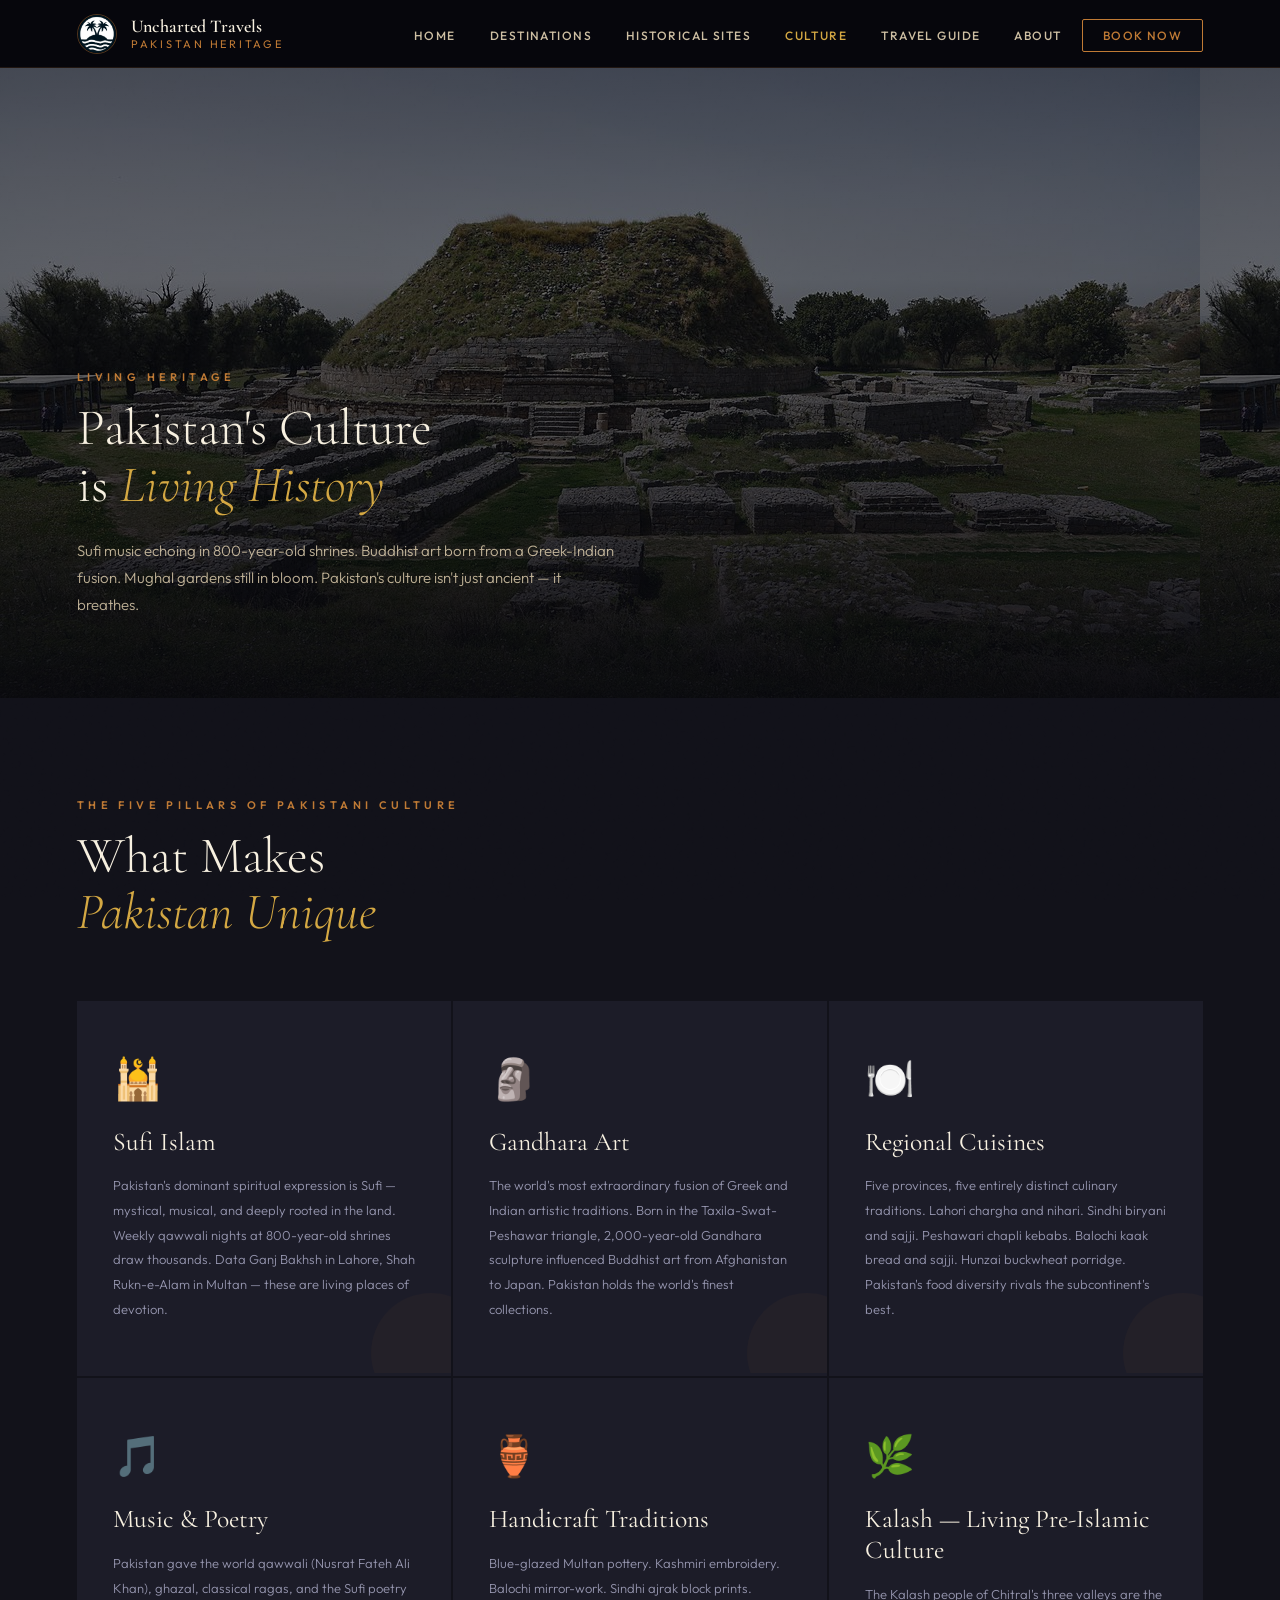
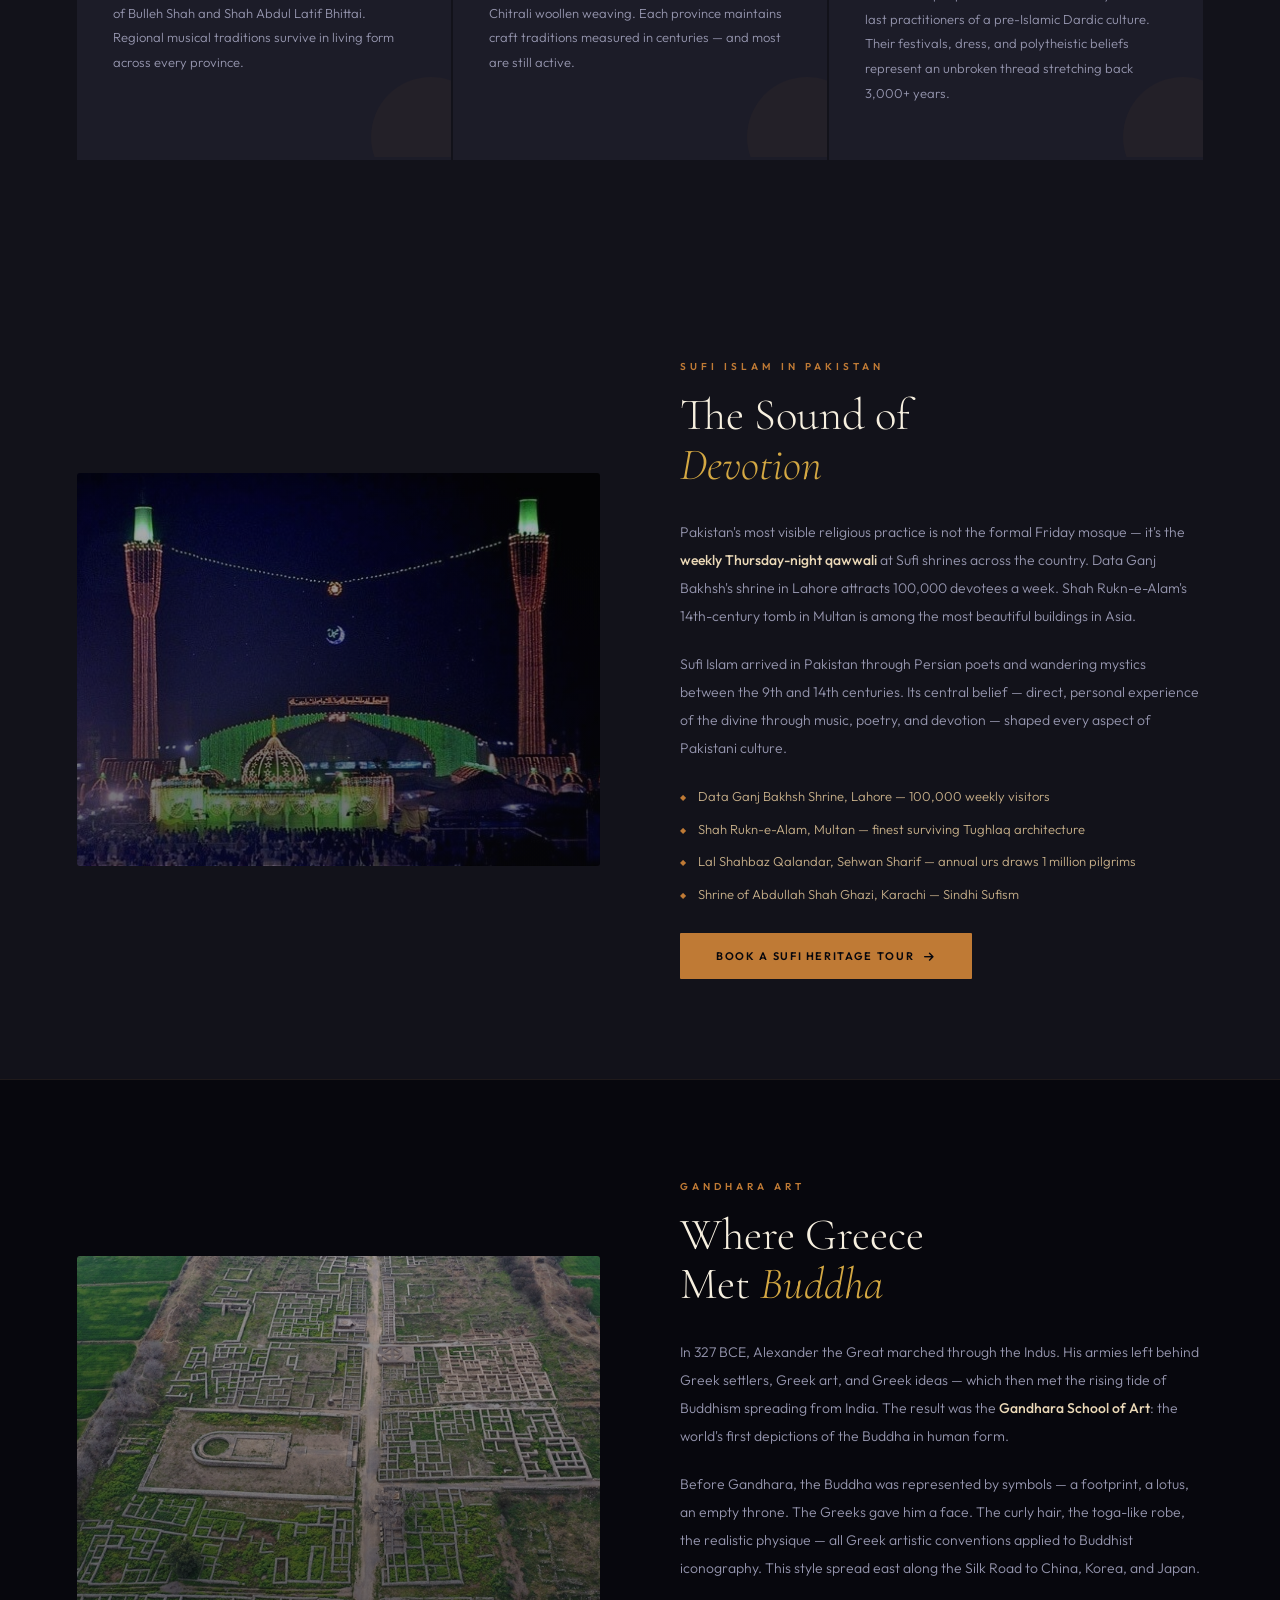
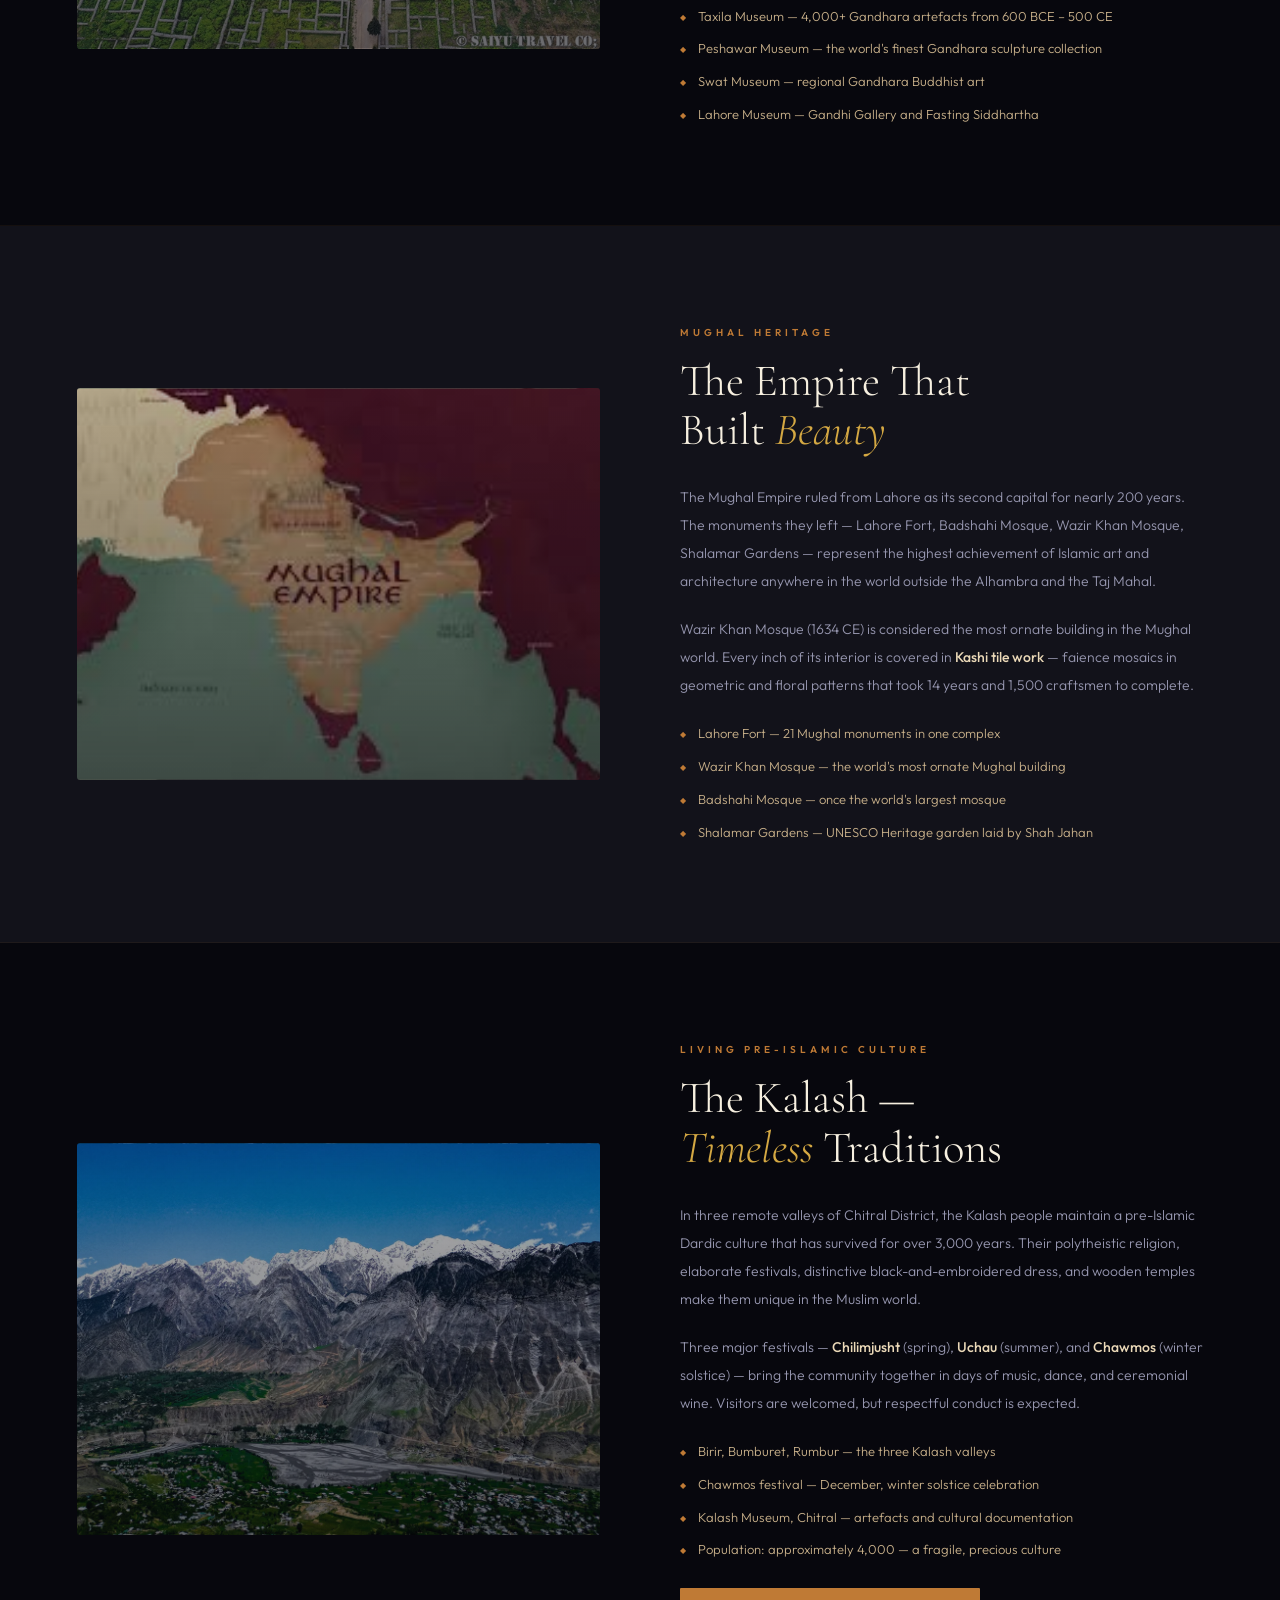
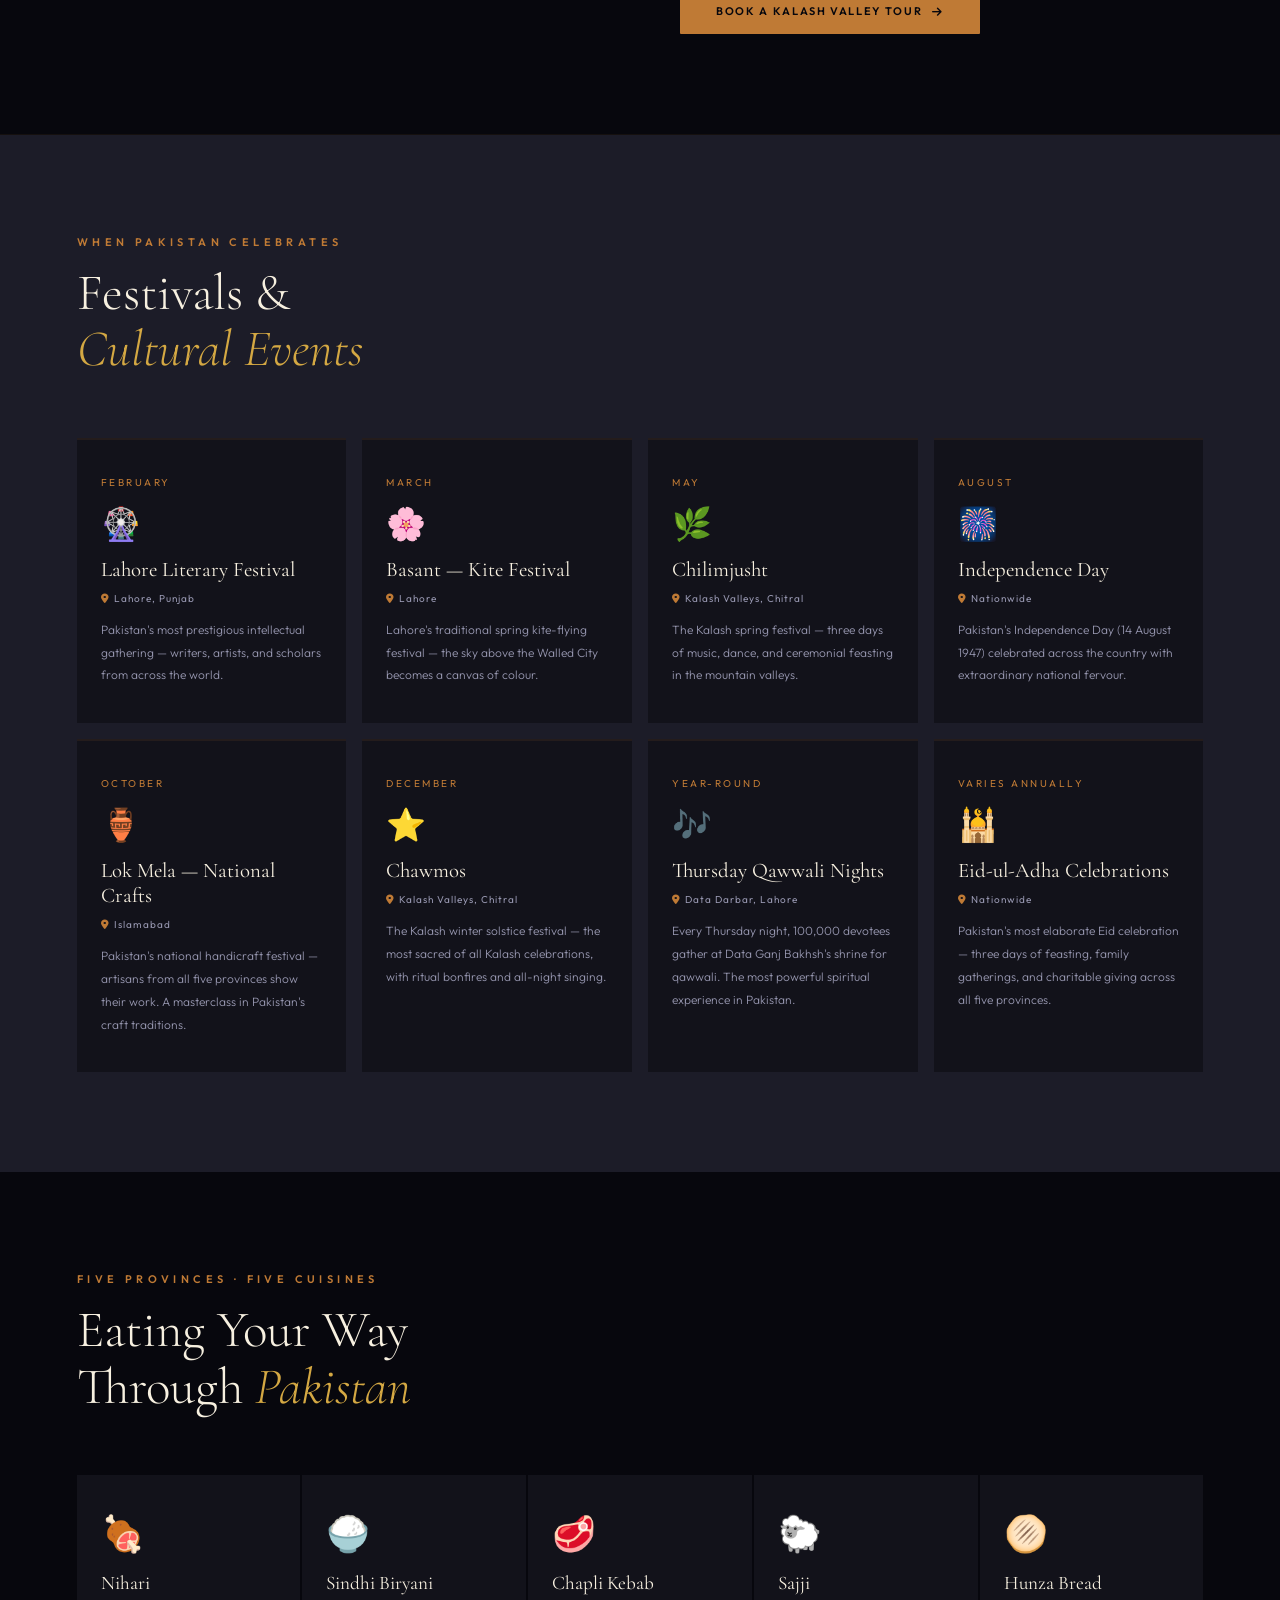
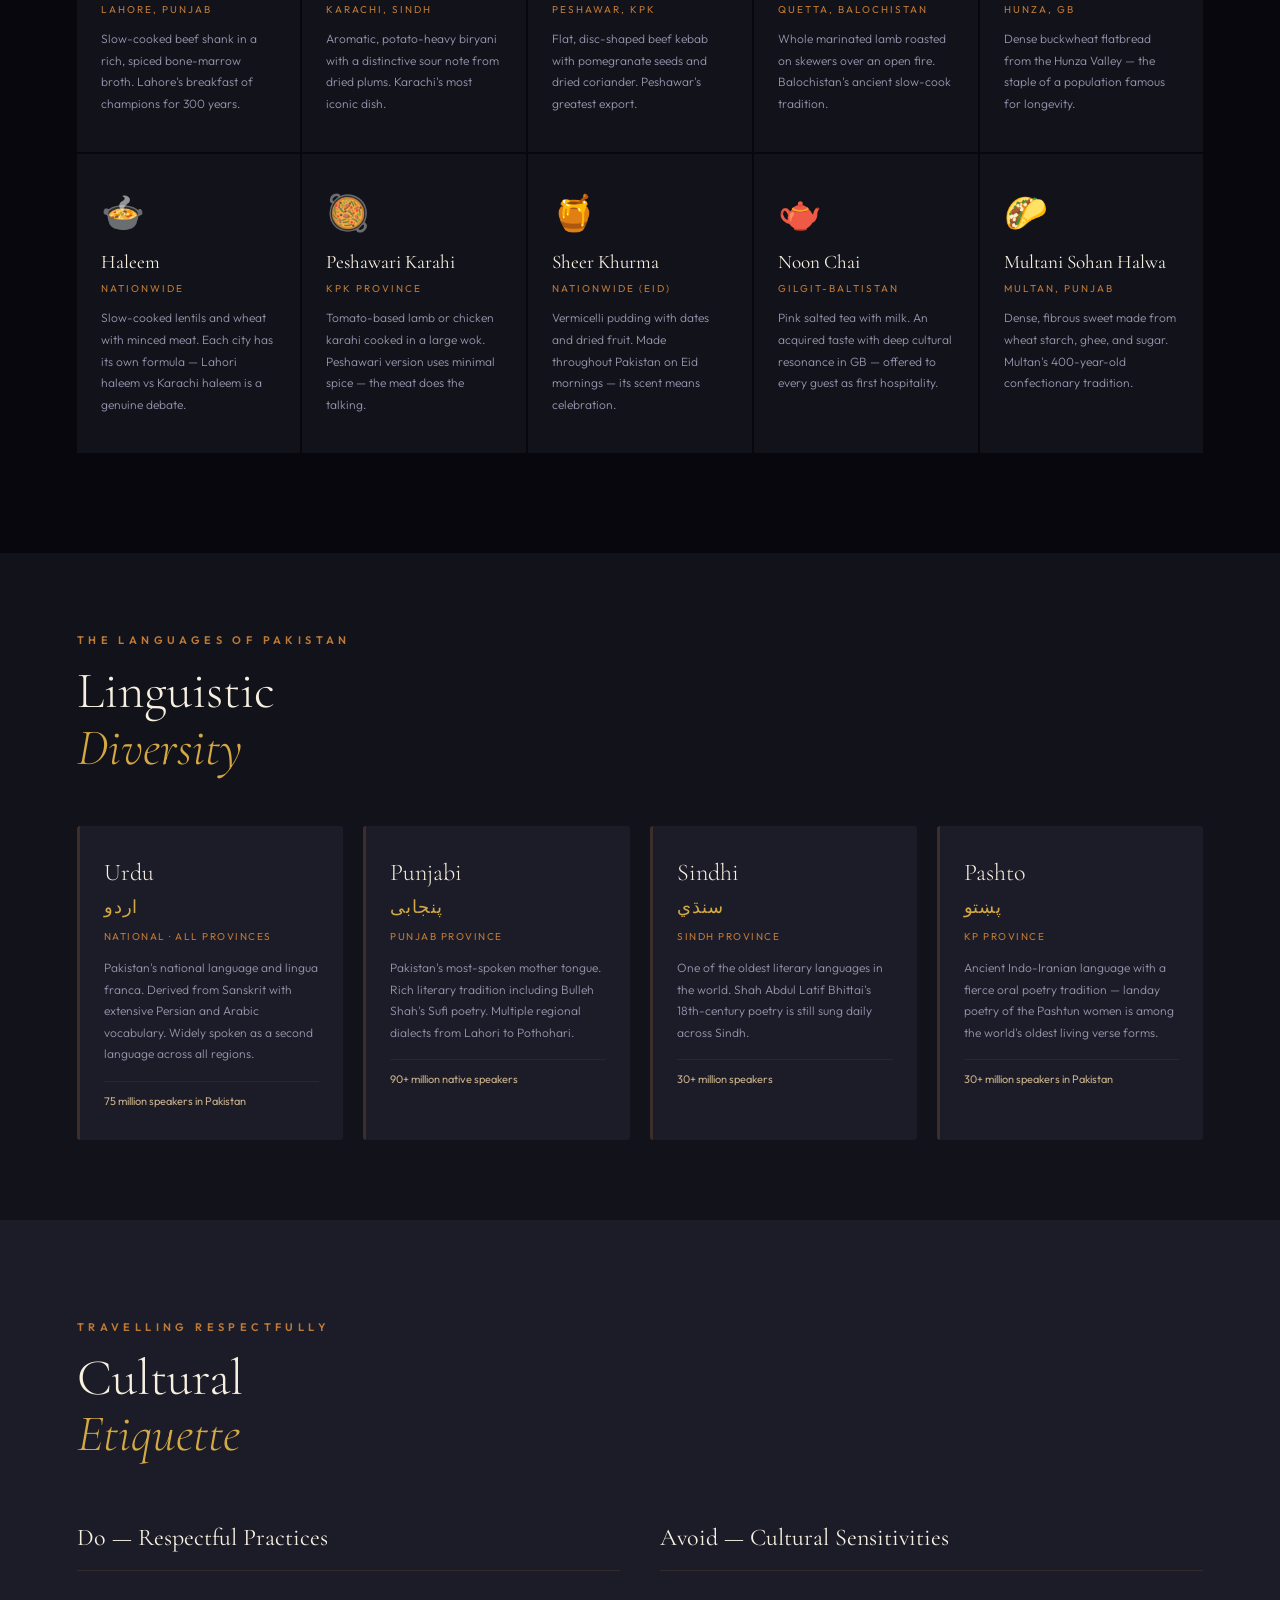
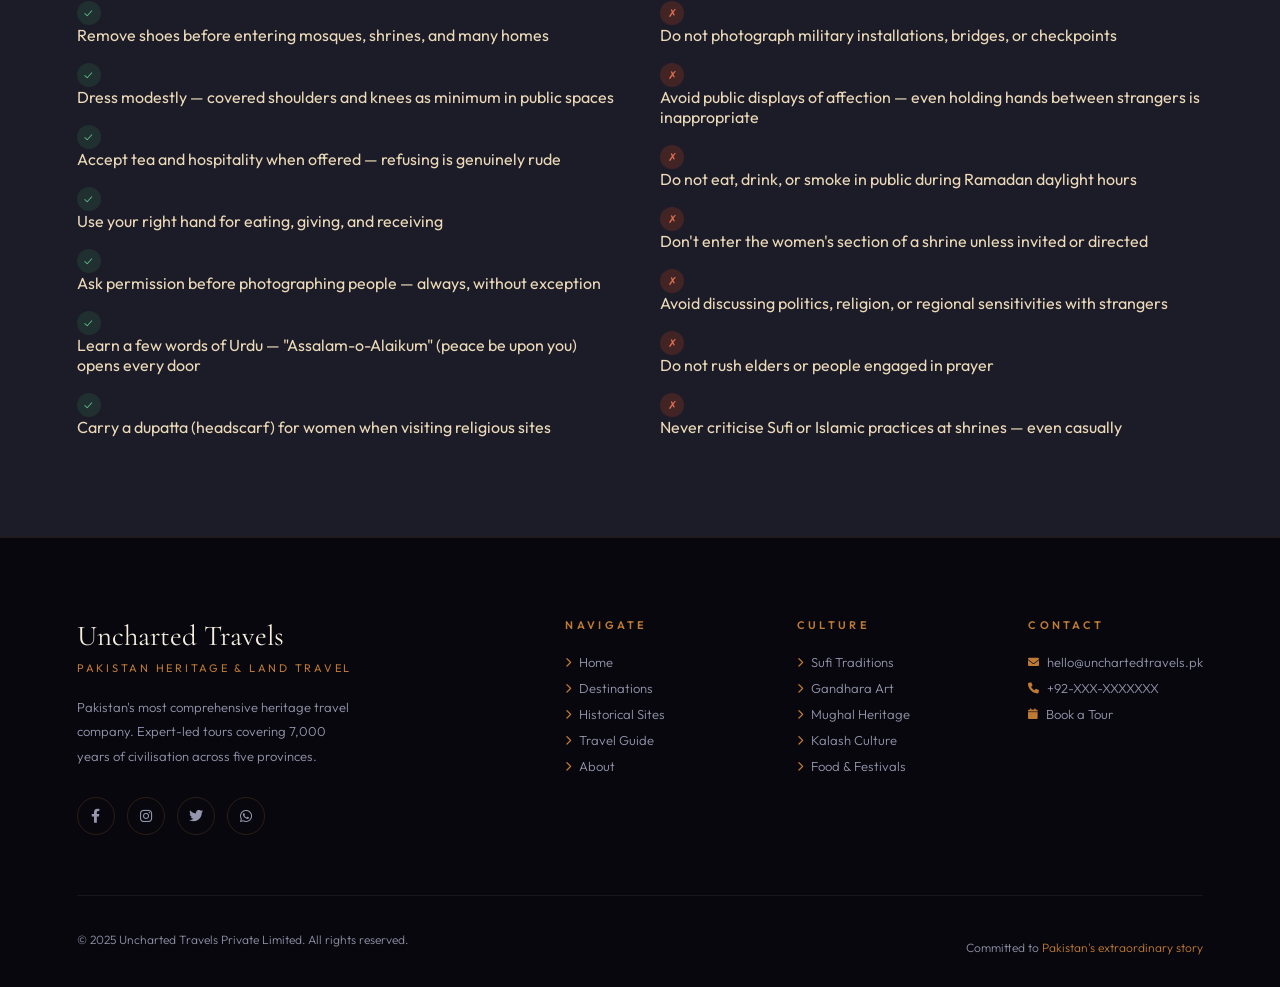
<file: cultural-insights.html>
<!DOCTYPE html>
<html lang="en">
<head>
  <meta charset="UTF-8">
  <meta name="viewport" content="width=device-width, initial-scale=1.0">
  <meta name="description" content="Pakistan cultural insights — Sufi traditions, Gandhara art, Mughal architecture, festivals, food, and languages of Pakistan's five provinces.">
  <title>Cultural Insights — Uncharted Travels Pakistan</title>
  <link rel="icon" href="htmlpictures/favicon-32x32.png">
  <link rel="preconnect" href="https://fonts.googleapis.com">
  <link href="https://fonts.googleapis.com/css2?family=Cormorant+Garamond:ital,wght@0,300;0,400;0,600;1,300;1,400;1,600&family=Outfit:wght@200;300;400;500;600&display=swap" rel="stylesheet">
  <link rel="stylesheet" href="https://cdnjs.cloudflare.com/ajax/libs/font-awesome/6.0.0/css/all.min.css">
  <link rel="stylesheet" href="css/shared.css">
  <link rel="stylesheet" href="css/cultural-insights.css">
</head>
<body>
  <a class="skip-link" href="#main-content">Skip to main content</a>

  <nav aria-label="Main navigation" id="mainNav">
    <a href="index.html" class="nav-brand">
      <img src="htmlpictures/Logo1.png" alt="Uncharted Travels logo">
      <div class="nav-brand-text"><span class="name">Uncharted Travels</span><span class="sub">Pakistan Heritage</span></div>
    </a>
    <ul class="nav-links" id="navLinks">
      <li><a href="index.html">Home</a></li>
      <li><a href="destinations.html">Destinations</a></li>
      <li><a href="historical-sites.html">Historical Sites</a></li>
      <li><a href="cultural-insights.html" class="active">Culture</a></li>
      <li><a href="travel-guide.html">Travel Guide</a></li>
      <li><a href="about.html">About</a></li>
      <li><a href="contact.html" class="btn-nav">Book Now</a></li>
    </ul>
    <button id="hamburger" aria-label="Open navigation menu" aria-controls="navLinks" aria-expanded="false"><i class="fas fa-bars" aria-hidden="true"></i></button>
  </nav>

  <section class="page-hero">
    <div class="page-hero-bg"></div>
    <div class="page-hero-content">
      <nav class="breadcrumb" aria-label="Breadcrumb">
        <a href="index.html">Home</a><span aria-hidden="true">/</span>
        <span class="breadcrumb-current" aria-current="page">Cultural Insights</span>
      </nav>
      <p class="section-label">Living Heritage</p>
      <h1 class="section-title">Pakistan's Culture<br>is <em>Living History</em></h1>
      <p class="page-hero-sub">Sufi music echoing in 800-year-old shrines. Buddhist art born from a Greek-Indian fusion. Mughal gardens still in bloom. Pakistan's culture isn't just ancient — it breathes.</p>
    </div>
  </section>

  <main id="main-content">

  <!-- CULTURE PILLARS -->
  <section class="pillars">
    <div class="reveal">
      <p class="section-label">The Five Pillars of Pakistani Culture</p>
      <h2 class="section-title">What Makes<br><em>Pakistan Unique</em></h2>
    </div>
    <div class="pillars-grid reveal">
      <div class="pillar"><span class="pillar-icon" aria-hidden="true">🕌</span><h3>Sufi Islam</h3><p>Pakistan's dominant spiritual expression is Sufi — mystical, musical, and deeply rooted in the land. Weekly qawwali nights at 800-year-old shrines draw thousands. Data Ganj Bakhsh in Lahore, Shah Rukn-e-Alam in Multan — these are living places of devotion.</p></div>
      <div class="pillar"><span class="pillar-icon" aria-hidden="true">🗿</span><h3>Gandhara Art</h3><p>The world's most extraordinary fusion of Greek and Indian artistic traditions. Born in the Taxila-Swat-Peshawar triangle, 2,000-year-old Gandhara sculpture influenced Buddhist art from Afghanistan to Japan. Pakistan holds the world's finest collections.</p></div>
      <div class="pillar"><span class="pillar-icon" aria-hidden="true">🍽️</span><h3>Regional Cuisines</h3><p>Five provinces, five entirely distinct culinary traditions. Lahori chargha and nihari. Sindhi biryani and sajji. Peshawari chapli kebabs. Balochi kaak bread and sajji. Hunzai buckwheat porridge. Pakistan's food diversity rivals the subcontinent's best.</p></div>
      <div class="pillar"><span class="pillar-icon" aria-hidden="true">🎵</span><h3>Music & Poetry</h3><p>Pakistan gave the world qawwali (Nusrat Fateh Ali Khan), ghazal, classical ragas, and the Sufi poetry of Bulleh Shah and Shah Abdul Latif Bhittai. Regional musical traditions survive in living form across every province.</p></div>
      <div class="pillar"><span class="pillar-icon" aria-hidden="true">🏺</span><h3>Handicraft Traditions</h3><p>Blue-glazed Multan pottery. Kashmiri embroidery. Balochi mirror-work. Sindhi ajrak block prints. Chitrali woollen weaving. Each province maintains craft traditions measured in centuries — and most are still active.</p></div>
      <div class="pillar"><span class="pillar-icon" aria-hidden="true">🌿</span><h3>Kalash — Living Pre-Islamic Culture</h3><p>The Kalash people of Chitral's three valleys are the last practitioners of a pre-Islamic Dardic culture. Their festivals, dress, and polytheistic beliefs represent an unbroken thread stretching back 3,000+ years.</p></div>
    </div>
  </section>

  <!-- SUFI TRADITIONS -->
  <section class="deep-dive">
    <div class="dd-inner reveal">
      <div class="dd-visual dd-bg-sufi" role="img" aria-label="Sufi shrine at Dharmarajika — incense smoke and devotional offerings"></div>
      <div>
        <p class="dd-label">Sufi Islam in Pakistan</p>
        <h2 class="dd-title">The Sound of<br><em>Devotion</em></h2>
        <p class="dd-body">Pakistan's most visible religious practice is not the formal Friday mosque — it's the <strong>weekly Thursday-night qawwali</strong> at Sufi shrines across the country. Data Ganj Bakhsh's shrine in Lahore attracts 100,000 devotees a week. Shah Rukn-e-Alam's 14th-century tomb in Multan is among the most beautiful buildings in Asia.</p>
        <p class="dd-body">Sufi Islam arrived in Pakistan through Persian poets and wandering mystics between the 9th and 14th centuries. Its central belief — direct, personal experience of the divine through music, poetry, and devotion — shaped every aspect of Pakistani culture.</p>
        <ul class="dd-list">
          <li>Data Ganj Bakhsh Shrine, Lahore — 100,000 weekly visitors</li>
          <li>Shah Rukn-e-Alam, Multan — finest surviving Tughlaq architecture</li>
          <li>Lal Shahbaz Qalandar, Sehwan Sharif — annual urs draws 1 million pilgrims</li>
          <li>Shrine of Abdullah Shah Ghazi, Karachi — Sindhi Sufism</li>
        </ul>
        <a href="contact.html" class="btn-primary-spaced">Book a Sufi Heritage Tour <i class="fas fa-arrow-right" aria-hidden="true"></i></a>
      </div>
    </div>
  </section>

  <!-- GANDHARA ART -->
  <section class="deep-dive">
    <div class="dd-inner reverse reveal">
      <div>
        <p class="dd-label">Gandhara Art</p>
        <h2 class="dd-title">Where Greece<br>Met <em>Buddha</em></h2>
        <p class="dd-body">In 327 BCE, Alexander the Great marched through the Indus. His armies left behind Greek settlers, Greek art, and Greek ideas — which then met the rising tide of Buddhism spreading from India. The result was the <strong>Gandhara School of Art</strong>: the world's first depictions of the Buddha in human form.</p>
        <p class="dd-body">Before Gandhara, the Buddha was represented by symbols — a footprint, a lotus, an empty throne. The Greeks gave him a face. The curly hair, the toga-like robe, the realistic physique — all Greek artistic conventions applied to Buddhist iconography. This style spread east along the Silk Road to China, Korea, and Japan.</p>
        <ul class="dd-list">
          <li>Taxila Museum — 4,000+ Gandhara artefacts from 600 BCE – 500 CE</li>
          <li>Peshawar Museum — the world's finest Gandhara sculpture collection</li>
          <li>Swat Museum — regional Gandhara Buddhist art</li>
          <li>Lahore Museum — Gandhi Gallery and Fasting Siddhartha</li>
        </ul>
      </div>
      <div class="dd-visual dd-bg-gandhara" role="img" aria-label="Gandhara Buddhist sculpture at Taxila Museum — stucco Buddha head showing Hellenistic influence"></div>
    </div>
  </section>

  <!-- MUGHAL LEGACY -->
  <section class="deep-dive">
    <div class="dd-inner reveal">
      <div class="dd-visual dd-bg-mughal" role="img" aria-label="Mughal architectural detail — geometric tilework and arched gateway"></div>
      <div>
        <p class="dd-label">Mughal Heritage</p>
        <h2 class="dd-title">The Empire That<br>Built <em>Beauty</em></h2>
        <p class="dd-body">The Mughal Empire ruled from Lahore as its second capital for nearly 200 years. The monuments they left — Lahore Fort, Badshahi Mosque, Wazir Khan Mosque, Shalamar Gardens — represent the highest achievement of Islamic art and architecture anywhere in the world outside the Alhambra and the Taj Mahal.</p>
        <p class="dd-body">Wazir Khan Mosque (1634 CE) is considered the most ornate building in the Mughal world. Every inch of its interior is covered in <strong>Kashi tile work</strong> — faience mosaics in geometric and floral patterns that took 14 years and 1,500 craftsmen to complete.</p>
        <ul class="dd-list">
          <li>Lahore Fort — 21 Mughal monuments in one complex</li>
          <li>Wazir Khan Mosque — the world's most ornate Mughal building</li>
          <li>Badshahi Mosque — once the world's largest mosque</li>
          <li>Shalamar Gardens — UNESCO Heritage garden laid by Shah Jahan</li>
        </ul>
      </div>
    </div>
  </section>

  <!-- KALASH CULTURE -->
  <section class="deep-dive">
    <div class="dd-inner reverse reveal">
      <div>
        <p class="dd-label">Living Pre-Islamic Culture</p>
        <h2 class="dd-title">The Kalash —<br><em>Timeless</em> Traditions</h2>
        <p class="dd-body">In three remote valleys of Chitral District, the Kalash people maintain a pre-Islamic Dardic culture that has survived for over 3,000 years. Their polytheistic religion, elaborate festivals, distinctive black-and-embroidered dress, and wooden temples make them unique in the Muslim world.</p>
        <p class="dd-body">Three major festivals — <strong>Chilimjusht</strong> (spring), <strong>Uchau</strong> (summer), and <strong>Chawmos</strong> (winter solstice) — bring the community together in days of music, dance, and ceremonial wine. Visitors are welcomed, but respectful conduct is expected.</p>
        <ul class="dd-list">
          <li>Birir, Bumburet, Rumbur — the three Kalash valleys</li>
          <li>Chawmos festival — December, winter solstice celebration</li>
          <li>Kalash Museum, Chitral — artefacts and cultural documentation</li>
          <li>Population: approximately 4,000 — a fragile, precious culture</li>
        </ul>
        <a href="contact.html" class="btn-primary-spaced">Book a Kalash Valley Tour <i class="fas fa-arrow-right" aria-hidden="true"></i></a>
      </div>
      <div class="dd-visual dd-bg-kalash" role="img" aria-label="Kalash village in Chitral — traditional wooden architecture and mountain valley setting"></div>
    </div>
  </section>

  <!-- FESTIVALS -->
  <section class="festivals">
    <div class="reveal">
      <p class="section-label">When Pakistan Celebrates</p>
      <h2 class="section-title">Festivals &<br><em>Cultural Events</em></h2>
    </div>
    <div class="fest-grid reveal">
      <div class="fest-card"><div class="fest-month">February</div><span class="fest-icon" aria-hidden="true">🎡</span><div class="fest-name">Lahore Literary Festival</div><div class="fest-where"><i class="fas fa-map-marker-alt fest-pin" aria-hidden="true"></i>Lahore, Punjab</div><div class="fest-desc">Pakistan's most prestigious intellectual gathering — writers, artists, and scholars from across the world.</div></div>
      <div class="fest-card"><div class="fest-month">March</div><span class="fest-icon" aria-hidden="true">🌸</span><div class="fest-name">Basant — Kite Festival</div><div class="fest-where"><i class="fas fa-map-marker-alt fest-pin" aria-hidden="true"></i>Lahore</div><div class="fest-desc">Lahore's traditional spring kite-flying festival — the sky above the Walled City becomes a canvas of colour.</div></div>
      <div class="fest-card"><div class="fest-month">May</div><span class="fest-icon" aria-hidden="true">🌿</span><div class="fest-name">Chilimjusht</div><div class="fest-where"><i class="fas fa-map-marker-alt fest-pin" aria-hidden="true"></i>Kalash Valleys, Chitral</div><div class="fest-desc">The Kalash spring festival — three days of music, dance, and ceremonial feasting in the mountain valleys.</div></div>
      <div class="fest-card"><div class="fest-month">August</div><span class="fest-icon" aria-hidden="true">🎆</span><div class="fest-name">Independence Day</div><div class="fest-where"><i class="fas fa-map-marker-alt fest-pin" aria-hidden="true"></i>Nationwide</div><div class="fest-desc">Pakistan's Independence Day (14 August 1947) celebrated across the country with extraordinary national fervour.</div></div>
      <div class="fest-card"><div class="fest-month">October</div><span class="fest-icon" aria-hidden="true">🏺</span><div class="fest-name">Lok Mela — National Crafts</div><div class="fest-where"><i class="fas fa-map-marker-alt fest-pin" aria-hidden="true"></i>Islamabad</div><div class="fest-desc">Pakistan's national handicraft festival — artisans from all five provinces show their work. A masterclass in Pakistan's craft traditions.</div></div>
      <div class="fest-card"><div class="fest-month">December</div><span class="fest-icon" aria-hidden="true">⭐</span><div class="fest-name">Chawmos</div><div class="fest-where"><i class="fas fa-map-marker-alt fest-pin" aria-hidden="true"></i>Kalash Valleys, Chitral</div><div class="fest-desc">The Kalash winter solstice festival — the most sacred of all Kalash celebrations, with ritual bonfires and all-night singing.</div></div>
      <div class="fest-card"><div class="fest-month">Year-round</div><span class="fest-icon" aria-hidden="true">🎶</span><div class="fest-name">Thursday Qawwali Nights</div><div class="fest-where"><i class="fas fa-map-marker-alt fest-pin" aria-hidden="true"></i>Data Darbar, Lahore</div><div class="fest-desc">Every Thursday night, 100,000 devotees gather at Data Ganj Bakhsh's shrine for qawwali. The most powerful spiritual experience in Pakistan.</div></div>
      <div class="fest-card"><div class="fest-month">Varies annually</div><span class="fest-icon" aria-hidden="true">🕌</span><div class="fest-name">Eid-ul-Adha Celebrations</div><div class="fest-where"><i class="fas fa-map-marker-alt fest-pin" aria-hidden="true"></i>Nationwide</div><div class="fest-desc">Pakistan's most elaborate Eid celebration — three days of feasting, family gatherings, and charitable giving across all five provinces.</div></div>
    </div>
  </section>

  <!-- FOOD -->
  <section class="food-section">
    <div class="reveal">
      <p class="section-label">Five Provinces · Five Cuisines</p>
      <h2 class="section-title">Eating Your Way<br>Through <em>Pakistan</em></h2>
    </div>
    <div class="food-grid reveal">
      <div class="food-item"><span class="food-emoji" aria-hidden="true">🍖</span><div class="food-name">Nihari</div><div class="food-region">Lahore, Punjab</div><div class="food-desc">Slow-cooked beef shank in a rich, spiced bone-marrow broth. Lahore's breakfast of champions for 300 years.</div></div>
      <div class="food-item"><span class="food-emoji" aria-hidden="true">🍚</span><div class="food-name">Sindhi Biryani</div><div class="food-region">Karachi, Sindh</div><div class="food-desc">Aromatic, potato-heavy biryani with a distinctive sour note from dried plums. Karachi's most iconic dish.</div></div>
      <div class="food-item"><span class="food-emoji" aria-hidden="true">🥩</span><div class="food-name">Chapli Kebab</div><div class="food-region">Peshawar, KPK</div><div class="food-desc">Flat, disc-shaped beef kebab with pomegranate seeds and dried coriander. Peshawar's greatest export.</div></div>
      <div class="food-item"><span class="food-emoji" aria-hidden="true">🐑</span><div class="food-name">Sajji</div><div class="food-region">Quetta, Balochistan</div><div class="food-desc">Whole marinated lamb roasted on skewers over an open fire. Balochistan's ancient slow-cook tradition.</div></div>
      <div class="food-item"><span class="food-emoji" aria-hidden="true">🫓</span><div class="food-name">Hunza Bread</div><div class="food-region">Hunza, GB</div><div class="food-desc">Dense buckwheat flatbread from the Hunza Valley — the staple of a population famous for longevity.</div></div>
      <div class="food-item"><span class="food-emoji" aria-hidden="true">🍲</span><div class="food-name">Haleem</div><div class="food-region">Nationwide</div><div class="food-desc">Slow-cooked lentils and wheat with minced meat. Each city has its own formula — Lahori haleem vs Karachi haleem is a genuine debate.</div></div>
      <div class="food-item"><span class="food-emoji" aria-hidden="true">🥘</span><div class="food-name">Peshawari Karahi</div><div class="food-region">KPK Province</div><div class="food-desc">Tomato-based lamb or chicken karahi cooked in a large wok. Peshawari version uses minimal spice — the meat does the talking.</div></div>
      <div class="food-item"><span class="food-emoji" aria-hidden="true">🍯</span><div class="food-name">Sheer Khurma</div><div class="food-region">Nationwide (Eid)</div><div class="food-desc">Vermicelli pudding with dates and dried fruit. Made throughout Pakistan on Eid mornings — its scent means celebration.</div></div>
      <div class="food-item"><span class="food-emoji" aria-hidden="true">🫖</span><div class="food-name">Noon Chai</div><div class="food-region">Gilgit-Baltistan</div><div class="food-desc">Pink salted tea with milk. An acquired taste with deep cultural resonance in GB — offered to every guest as first hospitality.</div></div>
      <div class="food-item"><span class="food-emoji" aria-hidden="true">🌮</span><div class="food-name">Multani Sohan Halwa</div><div class="food-region">Multan, Punjab</div><div class="food-desc">Dense, fibrous sweet made from wheat starch, ghee, and sugar. Multan's 400-year-old confectionary tradition.</div></div>
    </div>
  </section>

  <!-- LANGUAGES -->
  <section class="languages">
    <div class="reveal">
      <p class="section-label">The Languages of Pakistan</p>
      <h2 class="section-title">Linguistic<br><em>Diversity</em></h2>
    </div>
    <div class="lang-grid reveal">
      <div class="lang-card"><div class="lang-name">Urdu</div><div class="lang-native">اردو</div><div class="lang-region">National · All Provinces</div><div class="lang-info">Pakistan's national language and lingua franca. Derived from Sanskrit with extensive Persian and Arabic vocabulary. Widely spoken as a second language across all regions.</div><div class="lang-speakers">75 million speakers in Pakistan</div></div>
      <div class="lang-card"><div class="lang-name">Punjabi</div><div class="lang-native">پنجابی</div><div class="lang-region">Punjab Province</div><div class="lang-info">Pakistan's most-spoken mother tongue. Rich literary tradition including Bulleh Shah's Sufi poetry. Multiple regional dialects from Lahori to Pothohari.</div><div class="lang-speakers">90+ million native speakers</div></div>
      <div class="lang-card"><div class="lang-name">Sindhi</div><div class="lang-native">سنڌي</div><div class="lang-region">Sindh Province</div><div class="lang-info">One of the oldest literary languages in the world. Shah Abdul Latif Bhittai's 18th-century poetry is still sung daily across Sindh.</div><div class="lang-speakers">30+ million speakers</div></div>
      <div class="lang-card"><div class="lang-name">Pashto</div><div class="lang-native">پښتو</div><div class="lang-region">KP Province</div><div class="lang-info">Ancient Indo-Iranian language with a fierce oral poetry tradition — landay poetry of the Pashtun women is among the world's oldest living verse forms.</div><div class="lang-speakers">30+ million speakers in Pakistan</div></div>
    </div>
  </section>

  <!-- ETIQUETTE -->
  <section class="etiquette">
    <div class="reveal">
      <p class="section-label">Travelling Respectfully</p>
      <h2 class="section-title">Cultural<br><em>Etiquette</em></h2>
    </div>
    <div class="etiq-grid reveal">
      <div class="etiq-col">
        <h3>Do — Respectful Practices</h3>
        <ul class="etiq-list">
          <li><div class="etiq-dot dot-do" aria-hidden="true">✓</div>Remove shoes before entering mosques, shrines, and many homes</li>
          <li><div class="etiq-dot dot-do" aria-hidden="true">✓</div>Dress modestly — covered shoulders and knees as minimum in public spaces</li>
          <li><div class="etiq-dot dot-do" aria-hidden="true">✓</div>Accept tea and hospitality when offered — refusing is genuinely rude</li>
          <li><div class="etiq-dot dot-do" aria-hidden="true">✓</div>Use your right hand for eating, giving, and receiving</li>
          <li><div class="etiq-dot dot-do" aria-hidden="true">✓</div>Ask permission before photographing people — always, without exception</li>
          <li><div class="etiq-dot dot-do" aria-hidden="true">✓</div>Learn a few words of Urdu — "Assalam-o-Alaikum" (peace be upon you) opens every door</li>
          <li><div class="etiq-dot dot-do" aria-hidden="true">✓</div>Carry a dupatta (headscarf) for women when visiting religious sites</li>
        </ul>
      </div>
      <div class="etiq-col">
        <h3>Avoid — Cultural Sensitivities</h3>
        <ul class="etiq-list">
          <li><div class="etiq-dot dot-dont" aria-hidden="true">✗</div>Do not photograph military installations, bridges, or checkpoints</li>
          <li><div class="etiq-dot dot-dont" aria-hidden="true">✗</div>Avoid public displays of affection — even holding hands between strangers is inappropriate</li>
          <li><div class="etiq-dot dot-dont" aria-hidden="true">✗</div>Do not eat, drink, or smoke in public during Ramadan daylight hours</li>
          <li><div class="etiq-dot dot-dont" aria-hidden="true">✗</div>Don't enter the women's section of a shrine unless invited or directed</li>
          <li><div class="etiq-dot dot-dont" aria-hidden="true">✗</div>Avoid discussing politics, religion, or regional sensitivities with strangers</li>
          <li><div class="etiq-dot dot-dont" aria-hidden="true">✗</div>Do not rush elders or people engaged in prayer</li>
          <li><div class="etiq-dot dot-dont" aria-hidden="true">✗</div>Never criticise Sufi or Islamic practices at shrines — even casually</li>
        </ul>
      </div>
    </div>
  </section>

  </main>

  <footer>
    <div class="footer-top">
      <div class="footer-brand-col"><h3>Uncharted Travels</h3><span class="tagline">Pakistan Heritage & Land Travel</span><p>Pakistan's most comprehensive heritage travel company. Expert-led tours covering 7,000 years of civilisation across five provinces.</p><div class="footer-socials"><a href="#" aria-label="Facebook"><i class="fab fa-facebook-f" aria-hidden="true"></i></a><a href="#" aria-label="Instagram"><i class="fab fa-instagram" aria-hidden="true"></i></a><a href="#" aria-label="Twitter"><i class="fab fa-twitter" aria-hidden="true"></i></a><a href="#" aria-label="WhatsApp"><i class="fab fa-whatsapp" aria-hidden="true"></i></a></div></div>
      <div class="footer-col"><h4>Navigate</h4><ul><li><a href="index.html"><i class="fas fa-chevron-right icon-xs" aria-hidden="true"></i> Home</a></li><li><a href="destinations.html"><i class="fas fa-chevron-right icon-xs" aria-hidden="true"></i> Destinations</a></li><li><a href="historical-sites.html"><i class="fas fa-chevron-right icon-xs" aria-hidden="true"></i> Historical Sites</a></li><li><a href="travel-guide.html"><i class="fas fa-chevron-right icon-xs" aria-hidden="true"></i> Travel Guide</a></li><li><a href="about.html"><i class="fas fa-chevron-right icon-xs" aria-hidden="true"></i> About</a></li></ul></div>
      <div class="footer-col"><h4>Culture</h4><ul><li><a href="#"><i class="fas fa-chevron-right icon-xs" aria-hidden="true"></i> Sufi Traditions</a></li><li><a href="#"><i class="fas fa-chevron-right icon-xs" aria-hidden="true"></i> Gandhara Art</a></li><li><a href="#"><i class="fas fa-chevron-right icon-xs" aria-hidden="true"></i> Mughal Heritage</a></li><li><a href="#"><i class="fas fa-chevron-right icon-xs" aria-hidden="true"></i> Kalash Culture</a></li><li><a href="#"><i class="fas fa-chevron-right icon-xs" aria-hidden="true"></i> Food & Festivals</a></li></ul></div>
      <div class="footer-col"><h4>Contact</h4><ul><li><a href="mailto:hello@unchartedtravels.pk"><i class="fas fa-envelope icon-sm" aria-hidden="true"></i> hello@unchartedtravels.pk</a></li><li><a href="tel:+92000000000"><i class="fas fa-phone icon-sm" aria-hidden="true"></i> +92-XXX-XXXXXXX</a></li><li><a href="contact.html"><i class="fas fa-calendar icon-sm" aria-hidden="true"></i> Book a Tour</a></li></ul></div>
    </div>
    <div class="footer-bottom"><p>&copy; 2025 Uncharted Travels Private Limited. All rights reserved.</p><p>Committed to <a href="historical-sites.html">Pakistan's extraordinary story</a></p></div>
  </footer>

  <button id="scrollTop" aria-label="Back to top"><i class="fas fa-arrow-up" aria-hidden="true"></i></button>
  <script src="js/main.js"></script>
</body>
</html>
</file>
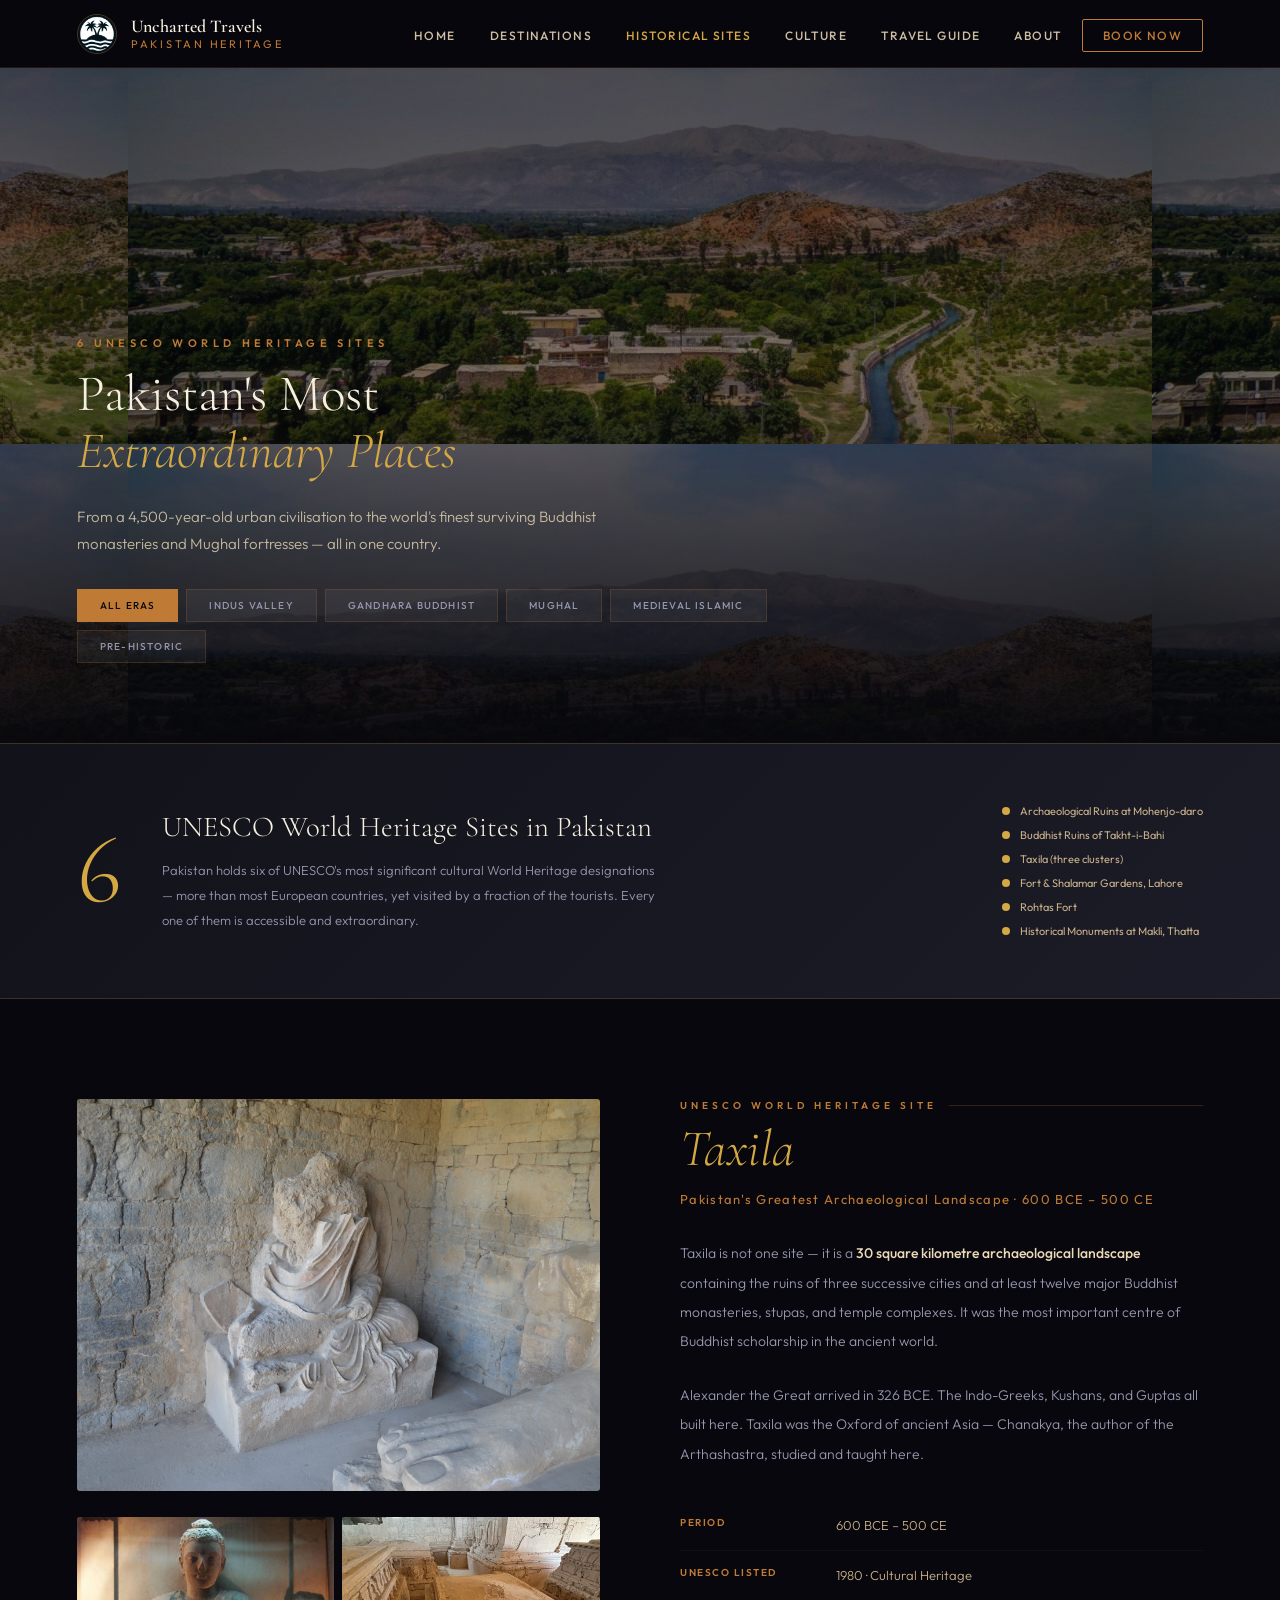
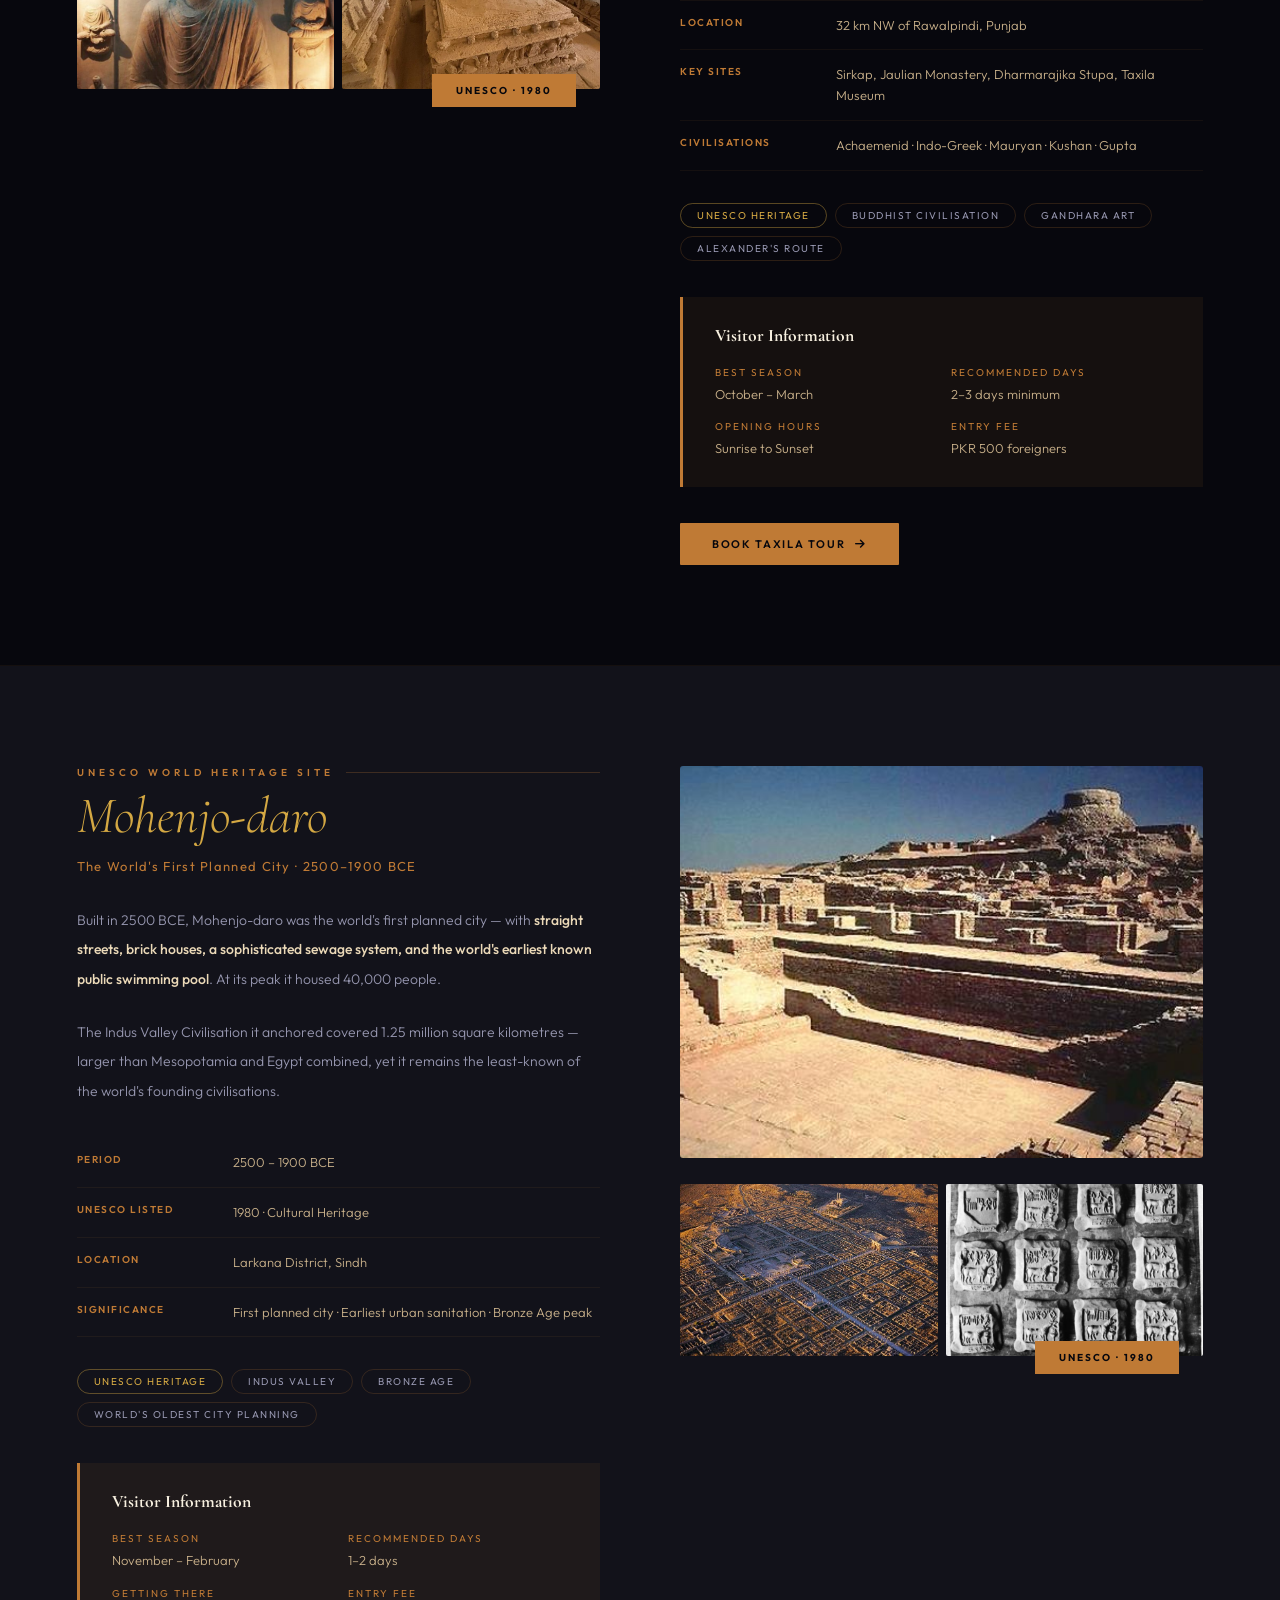
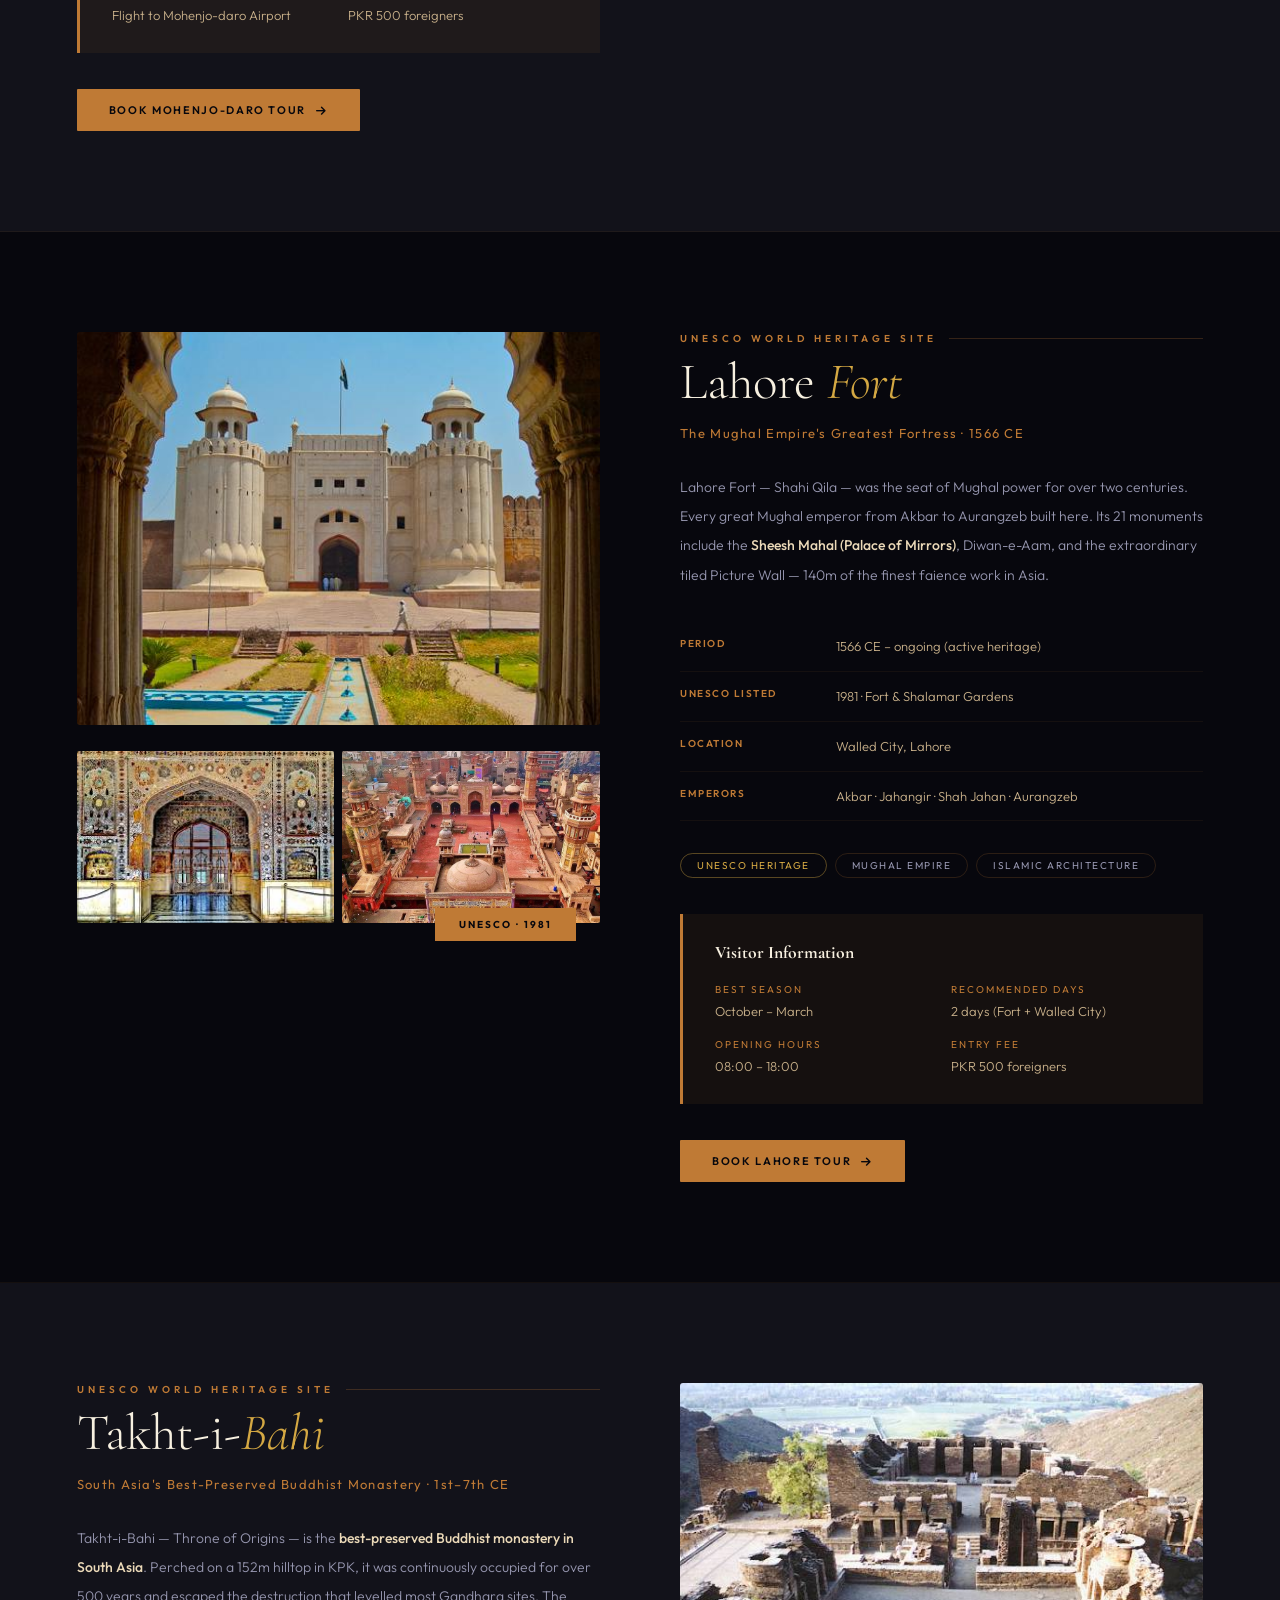
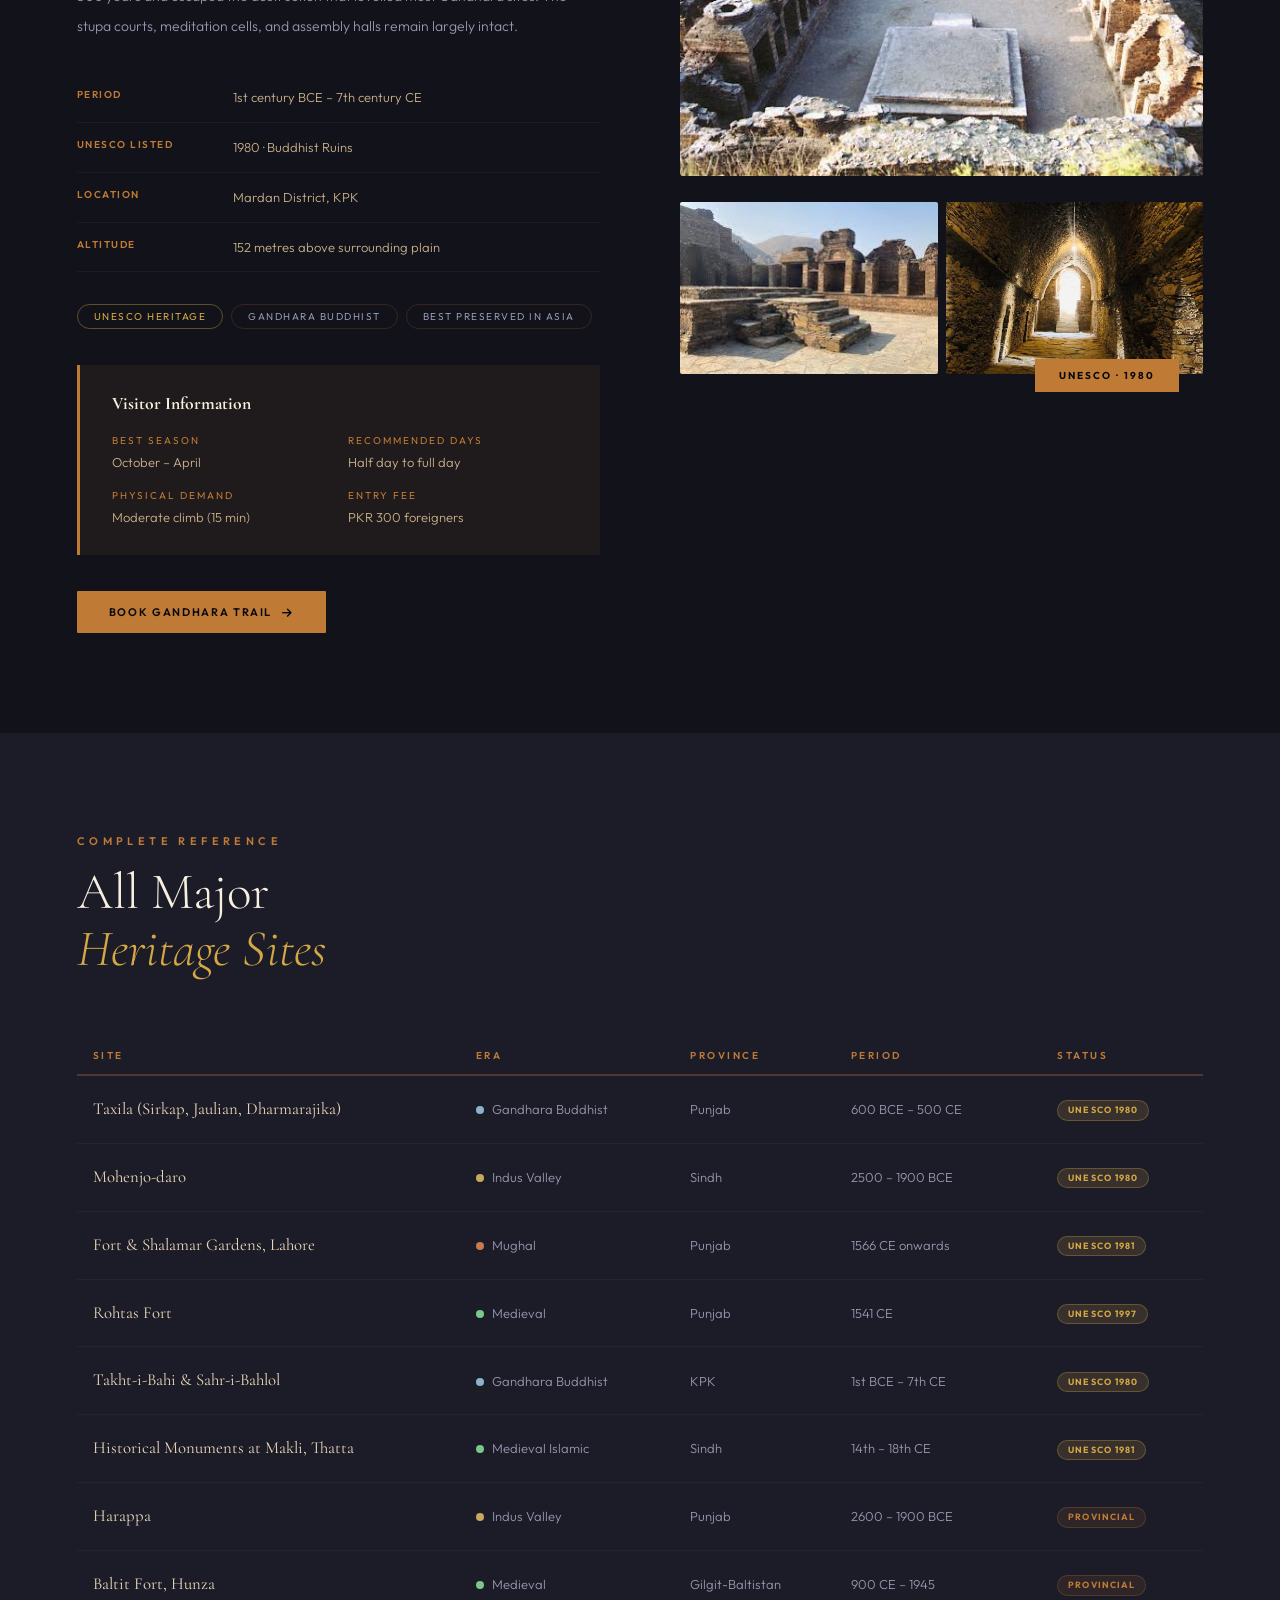
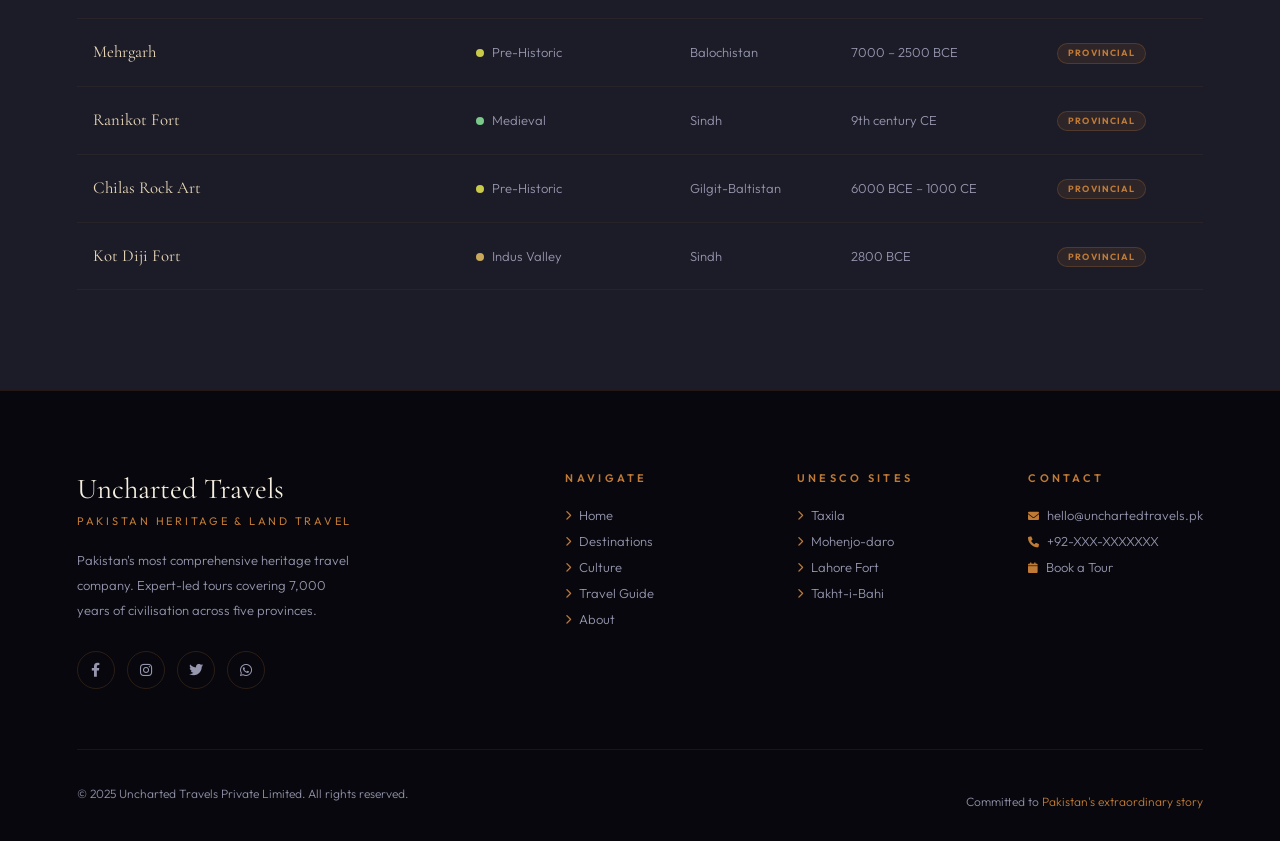
<file: historical-sites.html>
<!DOCTYPE html>
<html lang="en">
<head>
  <meta charset="UTF-8">
  <meta name="viewport" content="width=device-width, initial-scale=1.0">
  <meta name="description" content="Pakistan's UNESCO World Heritage Sites and major historical landmarks — Taxila, Mohenjo-daro, Lahore Fort, Rohtas Fort, Takht-i-Bahi, and more.">
  <title>Historical Sites — Uncharted Travels Pakistan</title>
  <link rel="icon" href="htmlpictures/favicon-32x32.png">
  <link rel="preconnect" href="https://fonts.googleapis.com">
  <link href="https://fonts.googleapis.com/css2?family=Cormorant+Garamond:ital,wght@0,300;0,400;0,600;1,300;1,400;1,600&family=Outfit:wght@200;300;400;500;600&display=swap" rel="stylesheet">
  <link rel="stylesheet" href="https://cdnjs.cloudflare.com/ajax/libs/font-awesome/6.0.0/css/all.min.css">
  <link rel="stylesheet" href="css/shared.css">
  <link rel="stylesheet" href="css/historical-sites.css">
</head>
<body>
  <a class="skip-link" href="#main-content">Skip to main content</a>

  <nav aria-label="Main navigation" id="mainNav">
    <a href="index.html" class="nav-brand">
      <img src="htmlpictures/Logo1.png" alt="Uncharted Travels logo">
      <div class="nav-brand-text"><span class="name">Uncharted Travels</span><span class="sub">Pakistan Heritage</span></div>
    </a>
    <ul class="nav-links" id="navLinks">
      <li><a href="index.html">Home</a></li>
      <li><a href="destinations.html">Destinations</a></li>
      <li><a href="historical-sites.html" class="active">Historical Sites</a></li>
      <li><a href="cultural-insights.html">Culture</a></li>
      <li><a href="travel-guide.html">Travel Guide</a></li>
      <li><a href="about.html">About</a></li>
      <li><a href="contact.html" class="btn-nav">Book Now</a></li>
    </ul>
    <button id="hamburger" aria-label="Open navigation menu" aria-controls="navLinks" aria-expanded="false"><i class="fas fa-bars" aria-hidden="true"></i></button>
  </nav>

  <section class="page-hero">
    <div class="page-hero-bg"></div>
    <div class="page-hero-content">
      <nav class="breadcrumb" aria-label="Breadcrumb">
        <a href="index.html">Home</a><span aria-hidden="true">/</span>
        <span class="breadcrumb-current" aria-current="page">Historical Sites</span>
      </nav>
      <p class="section-label">6 UNESCO World Heritage Sites</p>
      <h1 class="section-title">Pakistan's Most<br><em>Extraordinary Places</em></h1>
      <p class="page-hero-sub">From a 4,500-year-old urban civilisation to the world's finest surviving Buddhist monasteries and Mughal fortresses — all in one country.</p>
      <div class="filter-bar" role="group" aria-label="Filter by era">
        <button class="filter-btn active">All Eras</button>
        <button class="filter-btn">Indus Valley</button>
        <button class="filter-btn">Gandhara Buddhist</button>
        <button class="filter-btn">Mughal</button>
        <button class="filter-btn">Medieval Islamic</button>
        <button class="filter-btn">Pre-Historic</button>
      </div>
    </div>
  </section>

  <main id="main-content">

  <!-- UNESCO BANNER -->
  <div class="unesco-banner">
    <div class="unesco-count" aria-label="6 UNESCO World Heritage Sites">6</div>
    <div class="unesco-text">
      <h3>UNESCO World Heritage Sites in Pakistan</h3>
      <p>Pakistan holds six of UNESCO's most significant cultural World Heritage designations — more than most European countries, yet visited by a fraction of the tourists. Every one of them is accessible and extraordinary.</p>
    </div>
    <div class="unesco-list" aria-label="List of UNESCO sites">
      <div class="unesco-pill">Archaeological Ruins at Mohenjo-daro</div>
      <div class="unesco-pill">Buddhist Ruins of Takht-i-Bahi</div>
      <div class="unesco-pill">Taxila (three clusters)</div>
      <div class="unesco-pill">Fort & Shalamar Gardens, Lahore</div>
      <div class="unesco-pill">Rohtas Fort</div>
      <div class="unesco-pill">Historical Monuments at Makli, Thatta</div>
    </div>
  </div>

  <!-- TAXILA -->
  <section class="site-section" id="taxila">
    <div class="site-inner reveal">
      <div class="site-visual">
        <div class="site-img-frame"><img src="htmlpictures/Carved-stupas.webp" alt="Jaulian Monastery at Taxila — Buddhist stupa courtyard with carved votive stupas"></div>
        <div class="site-era-badge">UNESCO · 1980</div>
        <div class="site-secondary">
          <div class="site-secondary-img"><img src="htmlpictures/Buddha-niche-carving.jpg" alt="Taxila Jaulian Monastery detail — Buddha niche carving"></div>
          <div class="site-secondary-img"><img src="htmlpictures/Sirkap 33.jpg" alt="Sirkap excavation — Taxila's Indo-Greek city grid"></div>
        </div>
      </div>
      <div class="site-text">
        <div class="site-label">UNESCO World Heritage Site <span class="line" aria-hidden="true"></span></div>
        <h2 class="site-name"><em>Taxila</em></h2>
        <div class="site-subtitle">Pakistan's Greatest Archaeological Landscape · 600 BCE – 500 CE</div>
        <p class="site-desc">Taxila is not one site — it is a <strong>30 square kilometre archaeological landscape</strong> containing the ruins of three successive cities and at least twelve major Buddhist monasteries, stupas, and temple complexes. It was the most important centre of Buddhist scholarship in the ancient world.</p>
        <p class="site-desc">Alexander the Great arrived in 326 BCE. The Indo-Greeks, Kushans, and Guptas all built here. Taxila was the Oxford of ancient Asia — Chanakya, the author of the Arthashastra, studied and taught here.</p>
        <div class="site-data">
          <div class="data-row"><span class="data-key">Period</span><span class="data-val">600 BCE – 500 CE</span></div>
          <div class="data-row"><span class="data-key">UNESCO Listed</span><span class="data-val">1980 · Cultural Heritage</span></div>
          <div class="data-row"><span class="data-key">Location</span><span class="data-val">32 km NW of Rawalpindi, Punjab</span></div>
          <div class="data-row"><span class="data-key">Key Sites</span><span class="data-val">Sirkap, Jaulian Monastery, Dharmarajika Stupa, Taxila Museum</span></div>
          <div class="data-row"><span class="data-key">Civilisations</span><span class="data-val">Achaemenid · Indo-Greek · Mauryan · Kushan · Gupta</span></div>
        </div>
        <div class="site-tags">
          <span class="site-tag tag-unesco">UNESCO Heritage</span>
          <span class="site-tag">Buddhist Civilisation</span>
          <span class="site-tag">Gandhara Art</span>
          <span class="site-tag">Alexander's Route</span>
        </div>
        <div class="visit-info">
          <h4>Visitor Information</h4>
          <div class="visit-grid">
            <div class="visit-item"><div class="vi-label">Best Season</div><div class="vi-val">October – March</div></div>
            <div class="visit-item"><div class="vi-label">Recommended Days</div><div class="vi-val">2–3 days minimum</div></div>
            <div class="visit-item"><div class="vi-label">Opening Hours</div><div class="vi-val">Sunrise to Sunset</div></div>
            <div class="visit-item"><div class="vi-label">Entry Fee</div><div class="vi-val">PKR 500 foreigners</div></div>
          </div>
        </div>
        <a href="contact.html" class="btn-tour">Book Taxila Tour <i class="fas fa-arrow-right" aria-hidden="true"></i></a>
      </div>
    </div>
  </section>

  <!-- MOHENJO-DARO -->
  <section class="site-section" id="mohenjo">
    <div class="site-inner reverse reveal">
      <div class="site-visual">
        <div class="site-img-frame"><img src="htmlpictures/Mohenjodaro-Sindh.jpeg" alt="Mohenjo-daro ruins — the Great Bath and surrounding structures of the ancient city"></div>
        <div class="site-era-badge">UNESCO · 1980</div>
        <div class="site-secondary">
          <div class="site-secondary-img"><img src="htmlpictures/Mohenjo-daro1.jpg" alt="Mohenjo-daro streets — planned city grid of the Indus Valley Civilisation"></div>
          <div class="site-secondary-img"><img src="htmlpictures/mohenjo-daro-ev.jpg" alt="Indus Valley artefacts — seals and weights from Mohenjo-daro excavations"></div>
        </div>
      </div>
      <div class="site-text">
        <div class="site-label">UNESCO World Heritage Site <span class="line" aria-hidden="true"></span></div>
        <h2 class="site-name"><em>Mohenjo-daro</em></h2>
        <div class="site-subtitle">The World's First Planned City · 2500–1900 BCE</div>
        <p class="site-desc">Built in 2500 BCE, Mohenjo-daro was the world's first planned city — with <strong>straight streets, brick houses, a sophisticated sewage system, and the world's earliest known public swimming pool</strong>. At its peak it housed 40,000 people.</p>
        <p class="site-desc">The Indus Valley Civilisation it anchored covered 1.25 million square kilometres — larger than Mesopotamia and Egypt combined, yet it remains the least-known of the world's founding civilisations.</p>
        <div class="site-data">
          <div class="data-row"><span class="data-key">Period</span><span class="data-val">2500 – 1900 BCE</span></div>
          <div class="data-row"><span class="data-key">UNESCO Listed</span><span class="data-val">1980 · Cultural Heritage</span></div>
          <div class="data-row"><span class="data-key">Location</span><span class="data-val">Larkana District, Sindh</span></div>
          <div class="data-row"><span class="data-key">Significance</span><span class="data-val">First planned city · Earliest urban sanitation · Bronze Age peak</span></div>
        </div>
        <div class="site-tags">
          <span class="site-tag tag-unesco">UNESCO Heritage</span>
          <span class="site-tag">Indus Valley</span>
          <span class="site-tag">Bronze Age</span>
          <span class="site-tag">World's Oldest City Planning</span>
        </div>
        <div class="visit-info">
          <h4>Visitor Information</h4>
          <div class="visit-grid">
            <div class="visit-item"><div class="vi-label">Best Season</div><div class="vi-val">November – February</div></div>
            <div class="visit-item"><div class="vi-label">Recommended Days</div><div class="vi-val">1–2 days</div></div>
            <div class="visit-item"><div class="vi-label">Getting There</div><div class="vi-val">Flight to Mohenjo-daro Airport</div></div>
            <div class="visit-item"><div class="vi-label">Entry Fee</div><div class="vi-val">PKR 500 foreigners</div></div>
          </div>
        </div>
        <a href="contact.html" class="btn-tour">Book Mohenjo-daro Tour <i class="fas fa-arrow-right" aria-hidden="true"></i></a>
      </div>
    </div>
  </section>

  <!-- LAHORE FORT -->
  <section class="site-section" id="lahore">
    <div class="site-inner reveal">
      <div class="site-visual">
        <div class="site-img-frame"><img src="htmlpictures/Lahore-fort.webp" alt="Lahore Fort — the Alamgiri Gate and Mughal fortification walls at sunset"></div>
        <div class="site-era-badge">UNESCO · 1981</div>
        <div class="site-secondary">
          <div class="site-secondary-img"><img src="htmlpictures/Interior-fort.jpeg" alt="Lahore Fort interior — Mughal palace buildings"></div>
          <div class="site-secondary-img"><img src="htmlpictures/Wazir-khan.jpg" alt="Wazir Khan Mosque — the most ornate Mughal mosque in the world"></div>
        </div>
      </div>
      <div class="site-text">
        <div class="site-label">UNESCO World Heritage Site <span class="line" aria-hidden="true"></span></div>
        <h2 class="site-name">Lahore <em>Fort</em></h2>
        <div class="site-subtitle">The Mughal Empire's Greatest Fortress · 1566 CE</div>
        <p class="site-desc">Lahore Fort — Shahi Qila — was the seat of Mughal power for over two centuries. Every great Mughal emperor from Akbar to Aurangzeb built here. Its 21 monuments include the <strong>Sheesh Mahal (Palace of Mirrors)</strong>, Diwan-e-Aam, and the extraordinary tiled Picture Wall — 140m of the finest faience work in Asia.</p>
        <div class="site-data">
          <div class="data-row"><span class="data-key">Period</span><span class="data-val">1566 CE – ongoing (active heritage)</span></div>
          <div class="data-row"><span class="data-key">UNESCO Listed</span><span class="data-val">1981 · Fort & Shalamar Gardens</span></div>
          <div class="data-row"><span class="data-key">Location</span><span class="data-val">Walled City, Lahore</span></div>
          <div class="data-row"><span class="data-key">Emperors</span><span class="data-val">Akbar · Jahangir · Shah Jahan · Aurangzeb</span></div>
        </div>
        <div class="site-tags">
          <span class="site-tag tag-unesco">UNESCO Heritage</span>
          <span class="site-tag">Mughal Empire</span>
          <span class="site-tag">Islamic Architecture</span>
        </div>
        <div class="visit-info">
          <h4>Visitor Information</h4>
          <div class="visit-grid">
            <div class="visit-item"><div class="vi-label">Best Season</div><div class="vi-val">October – March</div></div>
            <div class="visit-item"><div class="vi-label">Recommended Days</div><div class="vi-val">2 days (Fort + Walled City)</div></div>
            <div class="visit-item"><div class="vi-label">Opening Hours</div><div class="vi-val">08:00 – 18:00</div></div>
            <div class="visit-item"><div class="vi-label">Entry Fee</div><div class="vi-val">PKR 500 foreigners</div></div>
          </div>
        </div>
        <a href="contact.html" class="btn-tour">Book Lahore Tour <i class="fas fa-arrow-right" aria-hidden="true"></i></a>
      </div>
    </div>
  </section>

  <!-- TAKHT-I-BAHI -->
  <section class="site-section" id="takht">
    <div class="site-inner reverse reveal">
      <div class="site-visual">
        <div class="site-img-frame"><img src="htmlpictures/Takht-I-Bahi-court.jpg" alt="Takht-i-Bahi monastery — main court of the Buddhist monastic complex on the hilltop"></div>
        <div class="site-era-badge">UNESCO · 1980</div>
        <div class="site-secondary">
          <div class="site-secondary-img"><img src="htmlpictures/court-1.jpeg" alt="Takht-i-Bahi stupa court — remains of votive stupas surrounding the main stupa"></div>
          <div class="site-secondary-img"><img src="htmlpictures/monk-rooms.jpg" alt="Takht-i-Bahi meditation cells — monks' quarters carved into the hillside"></div>
        </div>
      </div>
      <div class="site-text">
        <div class="site-label">UNESCO World Heritage Site <span class="line" aria-hidden="true"></span></div>
        <h2 class="site-name">Takht-i-<em>Bahi</em></h2>
        <div class="site-subtitle">South Asia's Best-Preserved Buddhist Monastery · 1st–7th CE</div>
        <p class="site-desc">Takht-i-Bahi — Throne of Origins — is the <strong>best-preserved Buddhist monastery in South Asia</strong>. Perched on a 152m hilltop in KPK, it was continuously occupied for over 500 years and escaped the destruction that levelled most Gandhara sites. The stupa courts, meditation cells, and assembly halls remain largely intact.</p>
        <div class="site-data">
          <div class="data-row"><span class="data-key">Period</span><span class="data-val">1st century BCE – 7th century CE</span></div>
          <div class="data-row"><span class="data-key">UNESCO Listed</span><span class="data-val">1980 · Buddhist Ruins</span></div>
          <div class="data-row"><span class="data-key">Location</span><span class="data-val">Mardan District, KPK</span></div>
          <div class="data-row"><span class="data-key">Altitude</span><span class="data-val">152 metres above surrounding plain</span></div>
        </div>
        <div class="site-tags">
          <span class="site-tag tag-unesco">UNESCO Heritage</span>
          <span class="site-tag">Gandhara Buddhist</span>
          <span class="site-tag">Best Preserved in Asia</span>
        </div>
        <div class="visit-info">
          <h4>Visitor Information</h4>
          <div class="visit-grid">
            <div class="visit-item"><div class="vi-label">Best Season</div><div class="vi-val">October – April</div></div>
            <div class="visit-item"><div class="vi-label">Recommended Days</div><div class="vi-val">Half day to full day</div></div>
            <div class="visit-item"><div class="vi-label">Physical Demand</div><div class="vi-val">Moderate climb (15 min)</div></div>
            <div class="visit-item"><div class="vi-label">Entry Fee</div><div class="vi-val">PKR 300 foreigners</div></div>
          </div>
        </div>
        <a href="contact.html" class="btn-tour">Book Gandhara Trail <i class="fas fa-arrow-right" aria-hidden="true"></i></a>
      </div>
    </div>
  </section>

  <!-- ALL SITES TABLE -->
  <section class="all-sites">
    <div class="reveal">
      <p class="section-label">Complete Reference</p>
      <h2 class="section-title">All Major<br><em>Heritage Sites</em></h2>
    </div>
    <table class="sites-table reveal" aria-label="Complete list of Pakistan heritage sites">
      <thead><tr><th>Site</th><th>Era</th><th>Province</th><th>Period</th><th>Status</th></tr></thead>
      <tbody>
        <tr><td>Taxila (Sirkap, Jaulian, Dharmarajika)</td><td><span class="era-dot era-gandhara" aria-hidden="true"></span>Gandhara Buddhist</td><td>Punjab</td><td>600 BCE – 500 CE</td><td><span class="badge badge-un">UNESCO 1980</span></td></tr>
        <tr><td>Mohenjo-daro</td><td><span class="era-dot era-indus" aria-hidden="true"></span>Indus Valley</td><td>Sindh</td><td>2500 – 1900 BCE</td><td><span class="badge badge-un">UNESCO 1980</span></td></tr>
        <tr><td>Fort & Shalamar Gardens, Lahore</td><td><span class="era-dot era-mughal" aria-hidden="true"></span>Mughal</td><td>Punjab</td><td>1566 CE onwards</td><td><span class="badge badge-un">UNESCO 1981</span></td></tr>
        <tr><td>Rohtas Fort</td><td><span class="era-dot era-medieval" aria-hidden="true"></span>Medieval</td><td>Punjab</td><td>1541 CE</td><td><span class="badge badge-un">UNESCO 1997</span></td></tr>
        <tr><td>Takht-i-Bahi & Sahr-i-Bahlol</td><td><span class="era-dot era-gandhara" aria-hidden="true"></span>Gandhara Buddhist</td><td>KPK</td><td>1st BCE – 7th CE</td><td><span class="badge badge-un">UNESCO 1980</span></td></tr>
        <tr><td>Historical Monuments at Makli, Thatta</td><td><span class="era-dot era-medieval" aria-hidden="true"></span>Medieval Islamic</td><td>Sindh</td><td>14th – 18th CE</td><td><span class="badge badge-un">UNESCO 1981</span></td></tr>
        <tr><td>Harappa</td><td><span class="era-dot era-indus" aria-hidden="true"></span>Indus Valley</td><td>Punjab</td><td>2600 – 1900 BCE</td><td><span class="badge badge-prov">Provincial</span></td></tr>
        <tr><td>Baltit Fort, Hunza</td><td><span class="era-dot era-medieval" aria-hidden="true"></span>Medieval</td><td>Gilgit-Baltistan</td><td>900 CE – 1945</td><td><span class="badge badge-prov">Provincial</span></td></tr>
        <tr><td>Mehrgarh</td><td><span class="era-dot era-prehistoric" aria-hidden="true"></span>Pre-Historic</td><td>Balochistan</td><td>7000 – 2500 BCE</td><td><span class="badge badge-prov">Provincial</span></td></tr>
        <tr><td>Ranikot Fort</td><td><span class="era-dot era-medieval" aria-hidden="true"></span>Medieval</td><td>Sindh</td><td>9th century CE</td><td><span class="badge badge-prov">Provincial</span></td></tr>
        <tr><td>Chilas Rock Art</td><td><span class="era-dot era-prehistoric" aria-hidden="true"></span>Pre-Historic</td><td>Gilgit-Baltistan</td><td>6000 BCE – 1000 CE</td><td><span class="badge badge-prov">Provincial</span></td></tr>
        <tr><td>Kot Diji Fort</td><td><span class="era-dot era-indus" aria-hidden="true"></span>Indus Valley</td><td>Sindh</td><td>2800 BCE</td><td><span class="badge badge-prov">Provincial</span></td></tr>
      </tbody>
    </table>
  </section>

  </main>

  <footer>
    <div class="footer-top">
      <div class="footer-brand-col"><h3>Uncharted Travels</h3><span class="tagline">Pakistan Heritage & Land Travel</span><p>Pakistan's most comprehensive heritage travel company. Expert-led tours covering 7,000 years of civilisation across five provinces.</p><div class="footer-socials"><a href="#" aria-label="Facebook"><i class="fab fa-facebook-f" aria-hidden="true"></i></a><a href="#" aria-label="Instagram"><i class="fab fa-instagram" aria-hidden="true"></i></a><a href="#" aria-label="Twitter"><i class="fab fa-twitter" aria-hidden="true"></i></a><a href="#" aria-label="WhatsApp"><i class="fab fa-whatsapp" aria-hidden="true"></i></a></div></div>
      <div class="footer-col"><h4>Navigate</h4><ul><li><a href="index.html"><i class="fas fa-chevron-right icon-xs" aria-hidden="true"></i> Home</a></li><li><a href="destinations.html"><i class="fas fa-chevron-right icon-xs" aria-hidden="true"></i> Destinations</a></li><li><a href="cultural-insights.html"><i class="fas fa-chevron-right icon-xs" aria-hidden="true"></i> Culture</a></li><li><a href="travel-guide.html"><i class="fas fa-chevron-right icon-xs" aria-hidden="true"></i> Travel Guide</a></li><li><a href="about.html"><i class="fas fa-chevron-right icon-xs" aria-hidden="true"></i> About</a></li></ul></div>
      <div class="footer-col"><h4>UNESCO Sites</h4><ul><li><a href="#taxila"><i class="fas fa-chevron-right icon-xs" aria-hidden="true"></i> Taxila</a></li><li><a href="#mohenjo"><i class="fas fa-chevron-right icon-xs" aria-hidden="true"></i> Mohenjo-daro</a></li><li><a href="#lahore"><i class="fas fa-chevron-right icon-xs" aria-hidden="true"></i> Lahore Fort</a></li><li><a href="#takht"><i class="fas fa-chevron-right icon-xs" aria-hidden="true"></i> Takht-i-Bahi</a></li></ul></div>
      <div class="footer-col"><h4>Contact</h4><ul><li><a href="mailto:hello@unchartedtravels.pk"><i class="fas fa-envelope icon-sm" aria-hidden="true"></i> hello@unchartedtravels.pk</a></li><li><a href="tel:+92000000000"><i class="fas fa-phone icon-sm" aria-hidden="true"></i> +92-XXX-XXXXXXX</a></li><li><a href="contact.html"><i class="fas fa-calendar icon-sm" aria-hidden="true"></i> Book a Tour</a></li></ul></div>
    </div>
    <div class="footer-bottom"><p>&copy; 2025 Uncharted Travels Private Limited. All rights reserved.</p><p>Committed to <a href="historical-sites.html">Pakistan's extraordinary story</a></p></div>
  </footer>

  <button id="scrollTop" aria-label="Back to top"><i class="fas fa-arrow-up" aria-hidden="true"></i></button>
  <script src="js/main.js"></script>
</body>
</html>
</file>
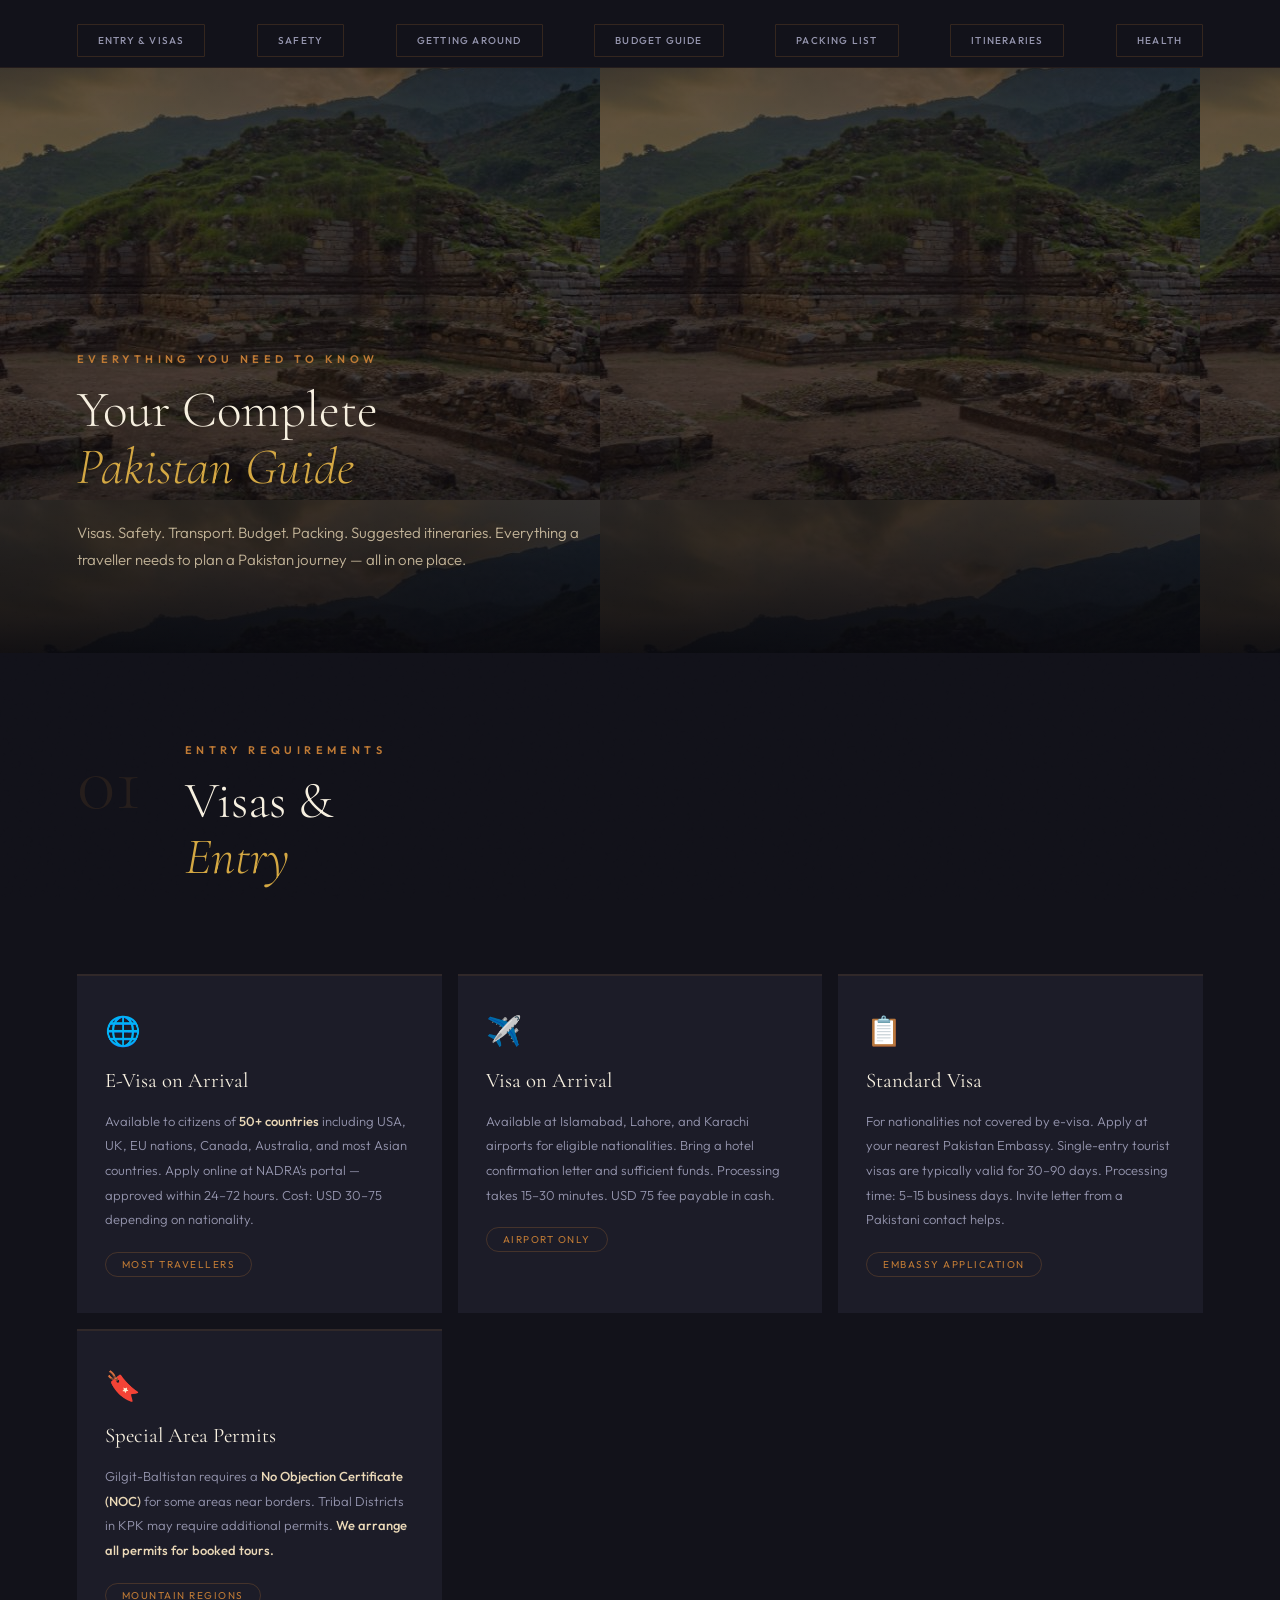
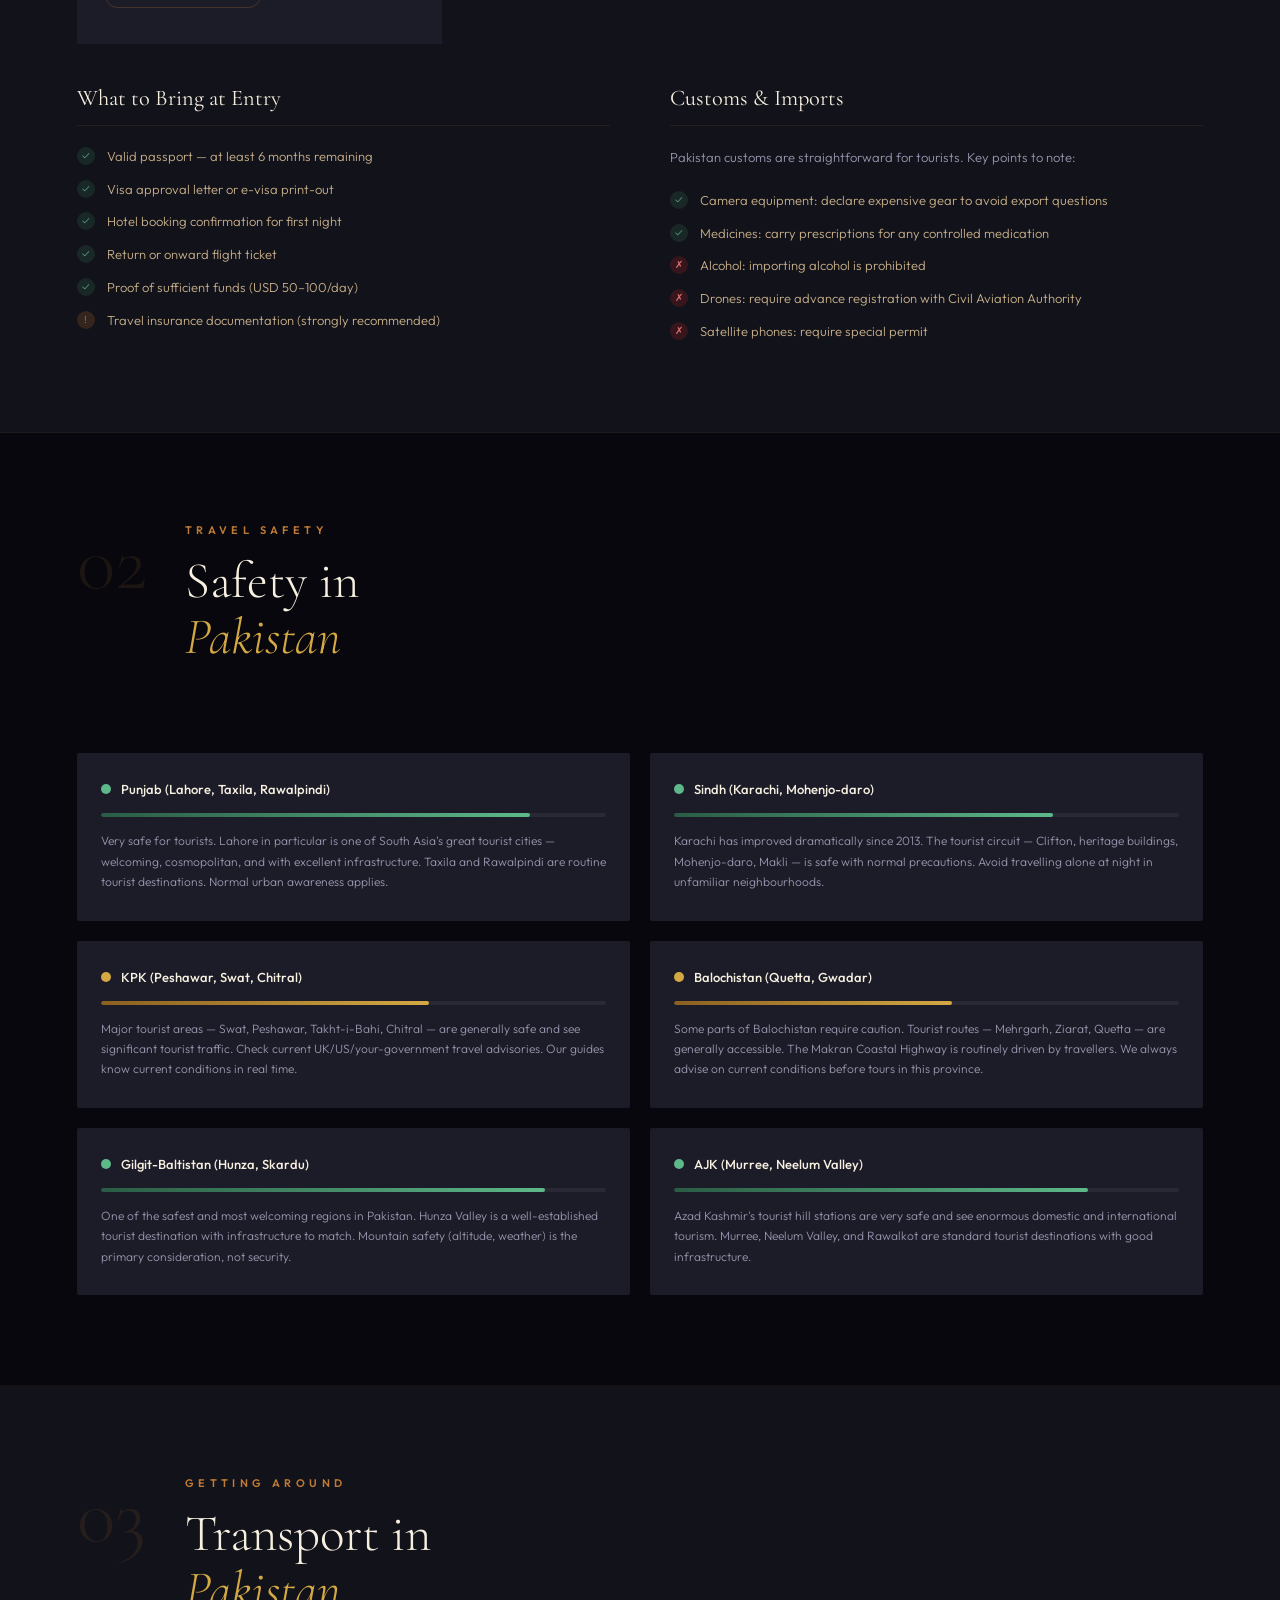
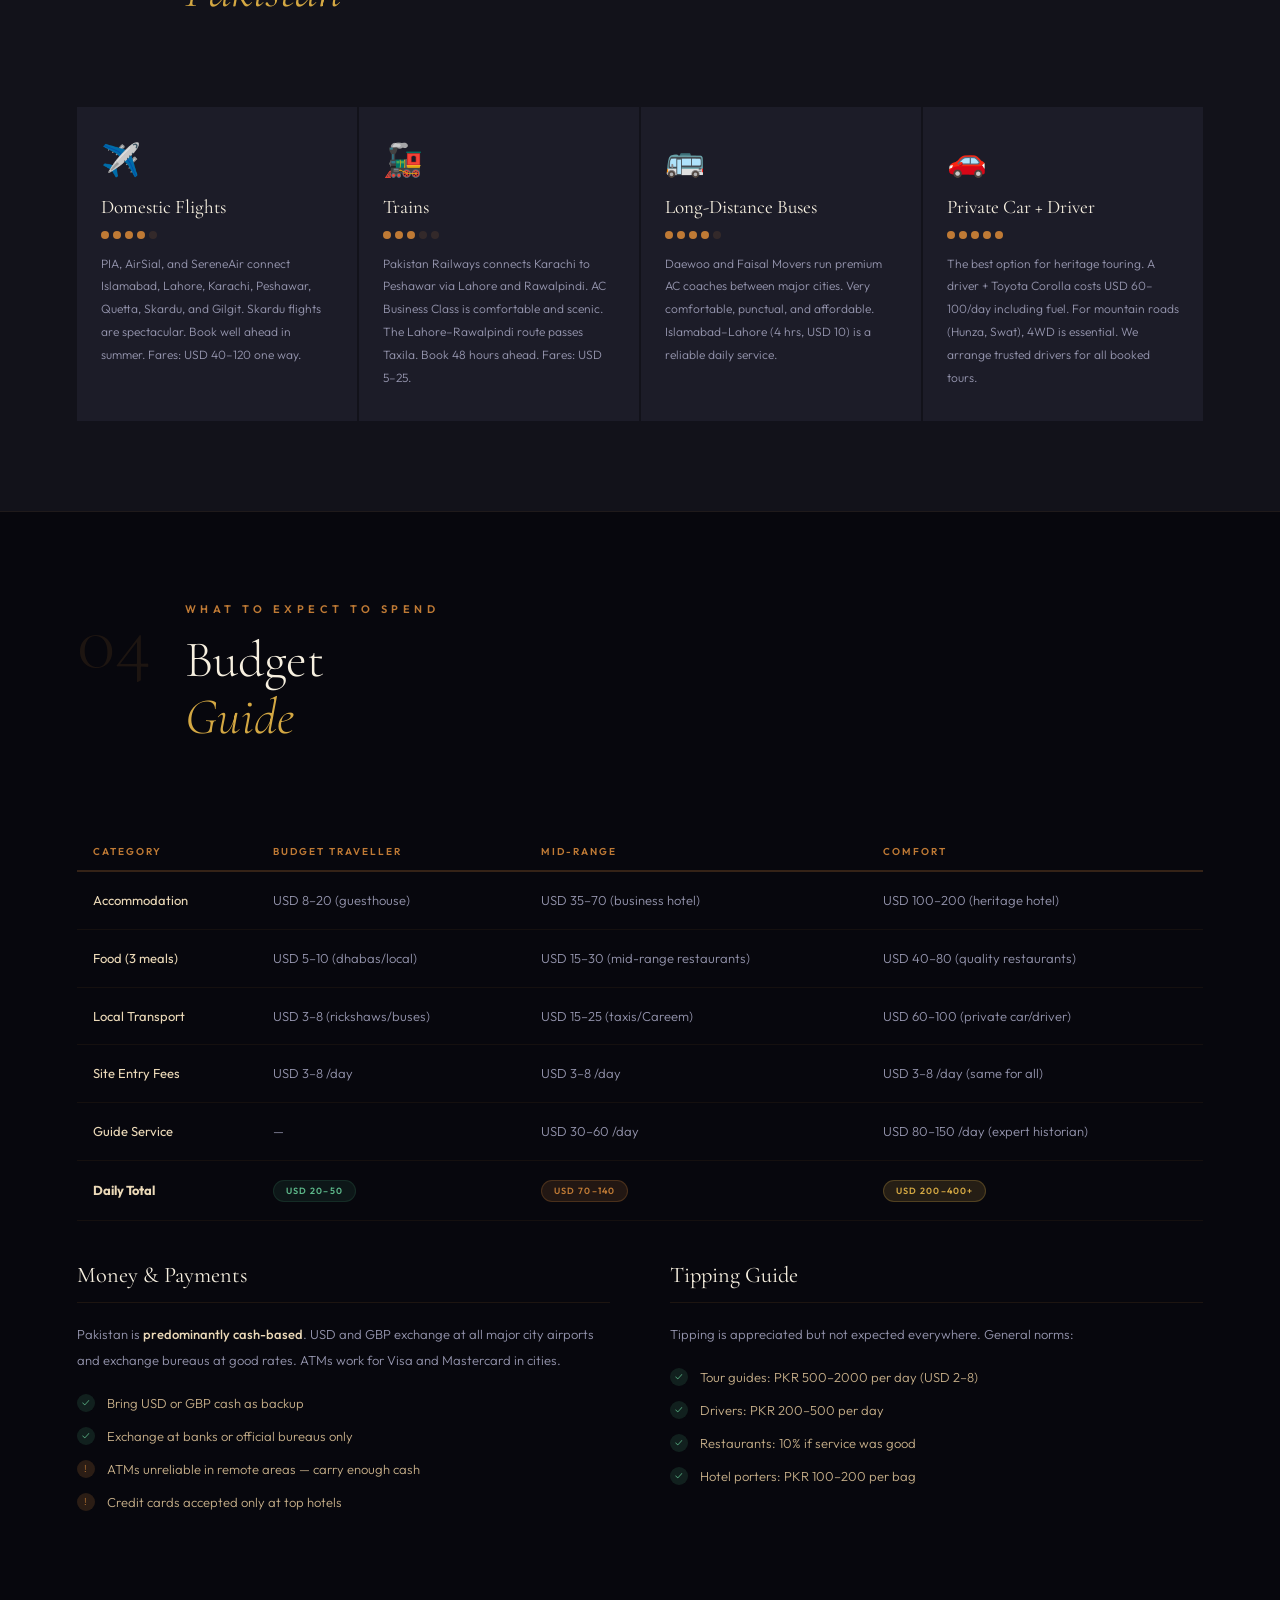
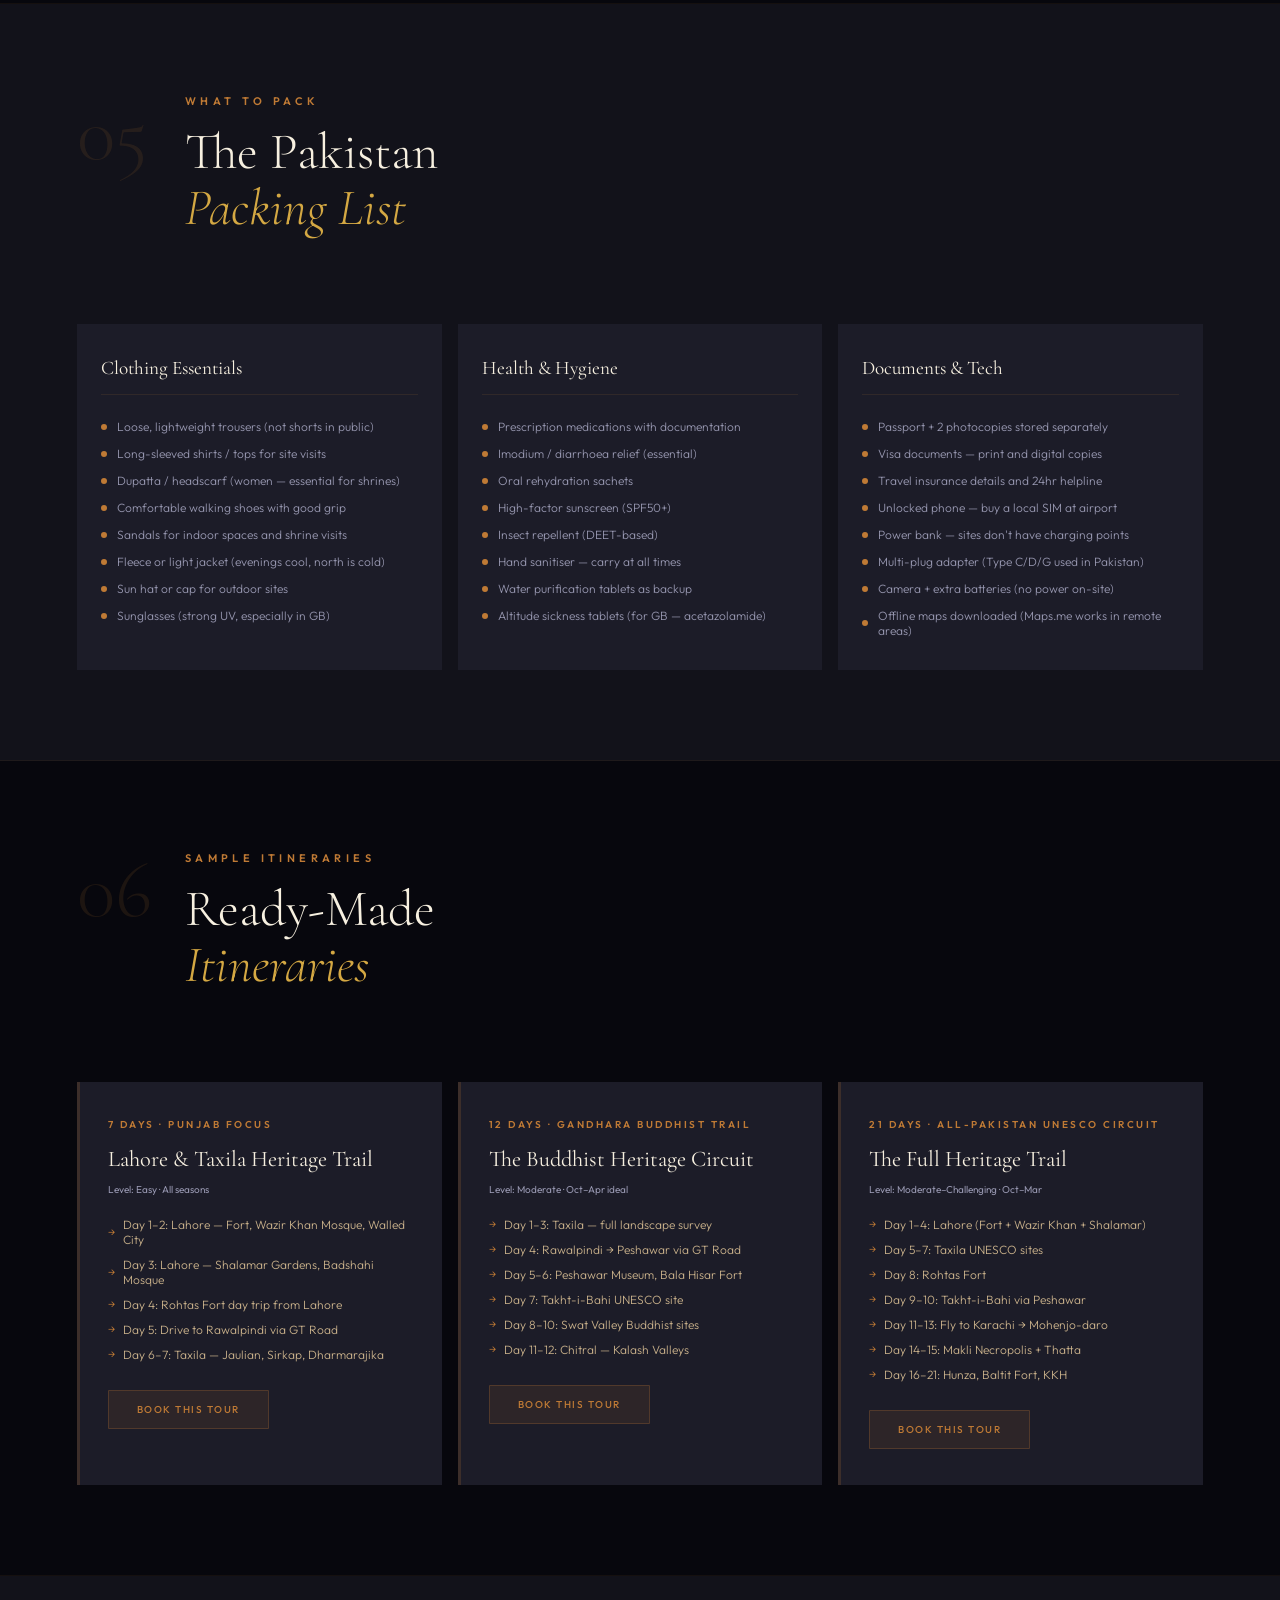
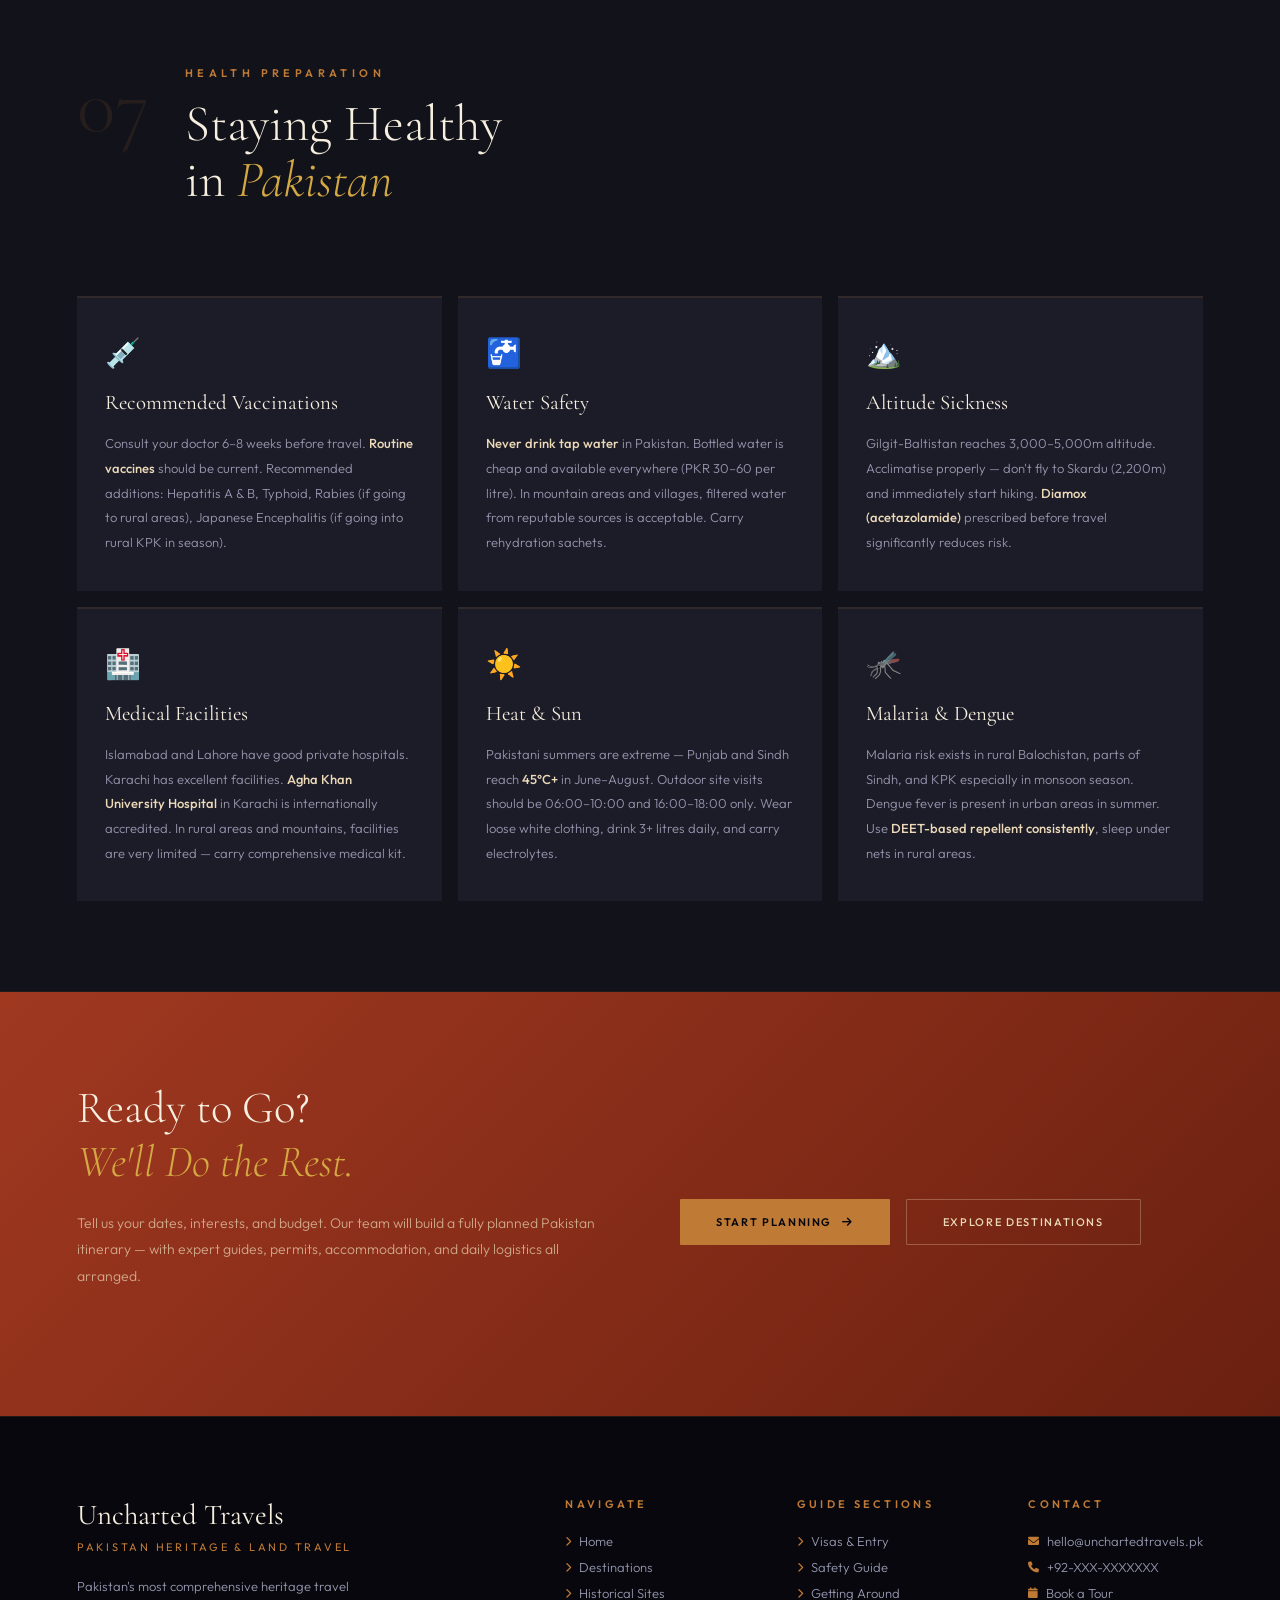
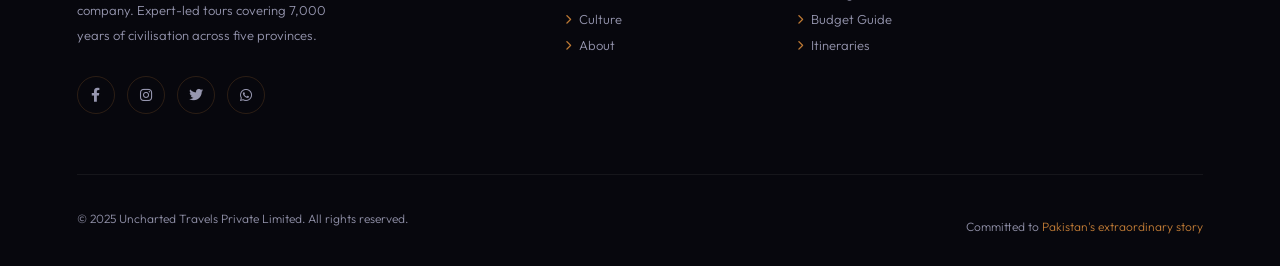
<file: travel-guide.html>
<!DOCTYPE html>
<html lang="en">
<head>
  <meta charset="UTF-8">
  <meta name="viewport" content="width=device-width, initial-scale=1.0">
  <meta name="description" content="Pakistan travel guide — visas, safety, transport, budget, packing, itineraries and everything you need to plan your Pakistan trip.">
  <title>Travel Guide — Uncharted Travels Pakistan</title>
  <link rel="icon" href="htmlpictures/favicon-32x32.png">
  <link rel="preconnect" href="https://fonts.googleapis.com">
  <link href="https://fonts.googleapis.com/css2?family=Cormorant+Garamond:ital,wght@0,300;0,400;0,600;1,300;1,400;1,600&family=Outfit:wght@200;300;400;500;600&display=swap" rel="stylesheet">
  <link rel="stylesheet" href="https://cdnjs.cloudflare.com/ajax/libs/font-awesome/6.0.0/css/all.min.css">
  <link rel="stylesheet" href="css/shared.css">
  <link rel="stylesheet" href="css/travel-guide.css">
</head>
<body>
  <a class="skip-link" href="#main-content">Skip to main content</a>

  <nav aria-label="Main navigation" id="mainNav">
    <a href="index.html" class="nav-brand">
      <img src="htmlpictures/Logo1.png" alt="Uncharted Travels logo">
      <div class="nav-brand-text"><span class="name">Uncharted Travels</span><span class="sub">Pakistan Heritage</span></div>
    </a>
    <ul class="nav-links" id="navLinks">
      <li><a href="index.html">Home</a></li>
      <li><a href="destinations.html">Destinations</a></li>
      <li><a href="historical-sites.html">Historical Sites</a></li>
      <li><a href="cultural-insights.html">Culture</a></li>
      <li><a href="travel-guide.html" class="active">Travel Guide</a></li>
      <li><a href="about.html">About</a></li>
      <li><a href="contact.html" class="btn-nav">Book Now</a></li>
    </ul>
    <button id="hamburger" aria-label="Open navigation menu" aria-controls="navLinks" aria-expanded="false"><i class="fas fa-bars" aria-hidden="true"></i></button>
  </nav>

  <section class="page-hero">
    <div class="page-hero-bg"></div>
    <div class="page-hero-content">
      <nav class="breadcrumb" aria-label="Breadcrumb">
        <a href="index.html">Home</a><span aria-hidden="true">/</span>
        <span class="breadcrumb-current" aria-current="page">Travel Guide</span>
      </nav>
      <p class="section-label">Everything You Need to Know</p>
      <h1 class="section-title">Your Complete<br><em>Pakistan Guide</em></h1>
      <p class="page-hero-sub">Visas. Safety. Transport. Budget. Packing. Suggested itineraries. Everything a traveller needs to plan a Pakistan journey — all in one place.</p>
    </div>
  </section>

  <nav class="quick-links" aria-label="Jump to section">
    <a href="#entry" class="ql-btn">Entry & Visas</a>
    <a href="#safety" class="ql-btn">Safety</a>
    <a href="#transport" class="ql-btn">Getting Around</a>
    <a href="#budget" class="ql-btn">Budget Guide</a>
    <a href="#packing" class="ql-btn">Packing List</a>
    <a href="#itineraries" class="ql-btn">Itineraries</a>
    <a href="#health" class="ql-btn">Health</a>
  </nav>

  <main id="main-content">

  <!-- ENTRY & VISAS -->
  <section class="guide-section" id="entry">
    <div class="gs-header reveal">
      <div class="gs-num" aria-hidden="true">01</div>
      <div>
        <p class="section-label">Entry Requirements</p>
        <h2 class="section-title">Visas &<br><em>Entry</em></h2>
      </div>
    </div>
    <div class="info-grid reveal">
      <div class="info-card">
        <span class="ic-icon" aria-hidden="true">🌐</span>
        <div class="ic-title">E-Visa on Arrival</div>
        <p class="ic-body">Available to citizens of <strong>50+ countries</strong> including USA, UK, EU nations, Canada, Australia, and most Asian countries. Apply online at NADRA's portal — approved within 24–72 hours. Cost: USD 30–75 depending on nationality.</p>
        <span class="ic-tag">Most Travellers</span>
      </div>
      <div class="info-card">
        <span class="ic-icon" aria-hidden="true">✈️</span>
        <div class="ic-title">Visa on Arrival</div>
        <p class="ic-body">Available at Islamabad, Lahore, and Karachi airports for eligible nationalities. Bring a hotel confirmation letter and sufficient funds. Processing takes 15–30 minutes. USD 75 fee payable in cash.</p>
        <span class="ic-tag">Airport Only</span>
      </div>
      <div class="info-card">
        <span class="ic-icon" aria-hidden="true">📋</span>
        <div class="ic-title">Standard Visa</div>
        <p class="ic-body">For nationalities not covered by e-visa. Apply at your nearest Pakistan Embassy. Single-entry tourist visas are typically valid for 30–90 days. Processing time: 5–15 business days. Invite letter from a Pakistani contact helps.</p>
        <span class="ic-tag">Embassy Application</span>
      </div>
      <div class="info-card">
        <span class="ic-icon" aria-hidden="true">🔖</span>
        <div class="ic-title">Special Area Permits</div>
        <p class="ic-body">Gilgit-Baltistan requires a <strong>No Objection Certificate (NOC)</strong> for some areas near borders. Tribal Districts in KPK may require additional permits. <strong>We arrange all permits for booked tours.</strong></p>
        <span class="ic-tag">Mountain Regions</span>
      </div>
    </div>
    <div class="two-col reveal mt-40">
      <div class="text-block">
        <h3>What to Bring at Entry</h3>
        <ul class="check-list">
          <li><div class="ck ck-yes" aria-hidden="true">✓</div>Valid passport — at least 6 months remaining</li>
          <li><div class="ck ck-yes" aria-hidden="true">✓</div>Visa approval letter or e-visa print-out</li>
          <li><div class="ck ck-yes" aria-hidden="true">✓</div>Hotel booking confirmation for first night</li>
          <li><div class="ck ck-yes" aria-hidden="true">✓</div>Return or onward flight ticket</li>
          <li><div class="ck ck-yes" aria-hidden="true">✓</div>Proof of sufficient funds (USD 50–100/day)</li>
          <li><div class="ck ck-warn" aria-hidden="true">!</div>Travel insurance documentation (strongly recommended)</li>
        </ul>
      </div>
      <div class="text-block">
        <h3>Customs & Imports</h3>
        <p>Pakistan customs are straightforward for tourists. Key points to note:</p>
        <ul class="check-list">
          <li><div class="ck ck-yes" aria-hidden="true">✓</div>Camera equipment: declare expensive gear to avoid export questions</li>
          <li><div class="ck ck-yes" aria-hidden="true">✓</div>Medicines: carry prescriptions for any controlled medication</li>
          <li><div class="ck ck-no" aria-hidden="true">✗</div>Alcohol: importing alcohol is prohibited</li>
          <li><div class="ck ck-no" aria-hidden="true">✗</div>Drones: require advance registration with Civil Aviation Authority</li>
          <li><div class="ck ck-no" aria-hidden="true">✗</div>Satellite phones: require special permit</li>
        </ul>
      </div>
    </div>
  </section>

  <!-- SAFETY -->
  <section class="guide-section" id="safety">
    <div class="gs-header reveal">
      <div class="gs-num" aria-hidden="true">02</div>
      <div>
        <p class="section-label">Travel Safety</p>
        <h2 class="section-title">Safety in<br><em>Pakistan</em></h2>
      </div>
    </div>
    <div class="safety-grid reveal">
      <div class="safety-item"><h4><div class="safety-dot sd-green"></div>Punjab (Lahore, Taxila, Rawalpindi)</h4><div class="safety-bar"><div class="safety-fill sf-green" style="--pct:85%"></div></div><p class="safety-note">Very safe for tourists. Lahore in particular is one of South Asia's great tourist cities — welcoming, cosmopolitan, and with excellent infrastructure. Taxila and Rawalpindi are routine tourist destinations. Normal urban awareness applies.</p></div>
      <div class="safety-item"><h4><div class="safety-dot sd-green"></div>Sindh (Karachi, Mohenjo-daro)</h4><div class="safety-bar"><div class="safety-fill sf-green" style="--pct:75%"></div></div><p class="safety-note">Karachi has improved dramatically since 2013. The tourist circuit — Clifton, heritage buildings, Mohenjo-daro, Makli — is safe with normal precautions. Avoid travelling alone at night in unfamiliar neighbourhoods.</p></div>
      <div class="safety-item"><h4><div class="safety-dot sd-amber"></div>KPK (Peshawar, Swat, Chitral)</h4><div class="safety-bar"><div class="safety-fill sf-amber" style="--pct:65%"></div></div><p class="safety-note">Major tourist areas — Swat, Peshawar, Takht-i-Bahi, Chitral — are generally safe and see significant tourist traffic. Check current UK/US/your-government travel advisories. Our guides know current conditions in real time.</p></div>
      <div class="safety-item"><h4><div class="safety-dot sd-amber"></div>Balochistan (Quetta, Gwadar)</h4><div class="safety-bar"><div class="safety-fill sf-amber" style="--pct:55%"></div></div><p class="safety-note">Some parts of Balochistan require caution. Tourist routes — Mehrgarh, Ziarat, Quetta — are generally accessible. The Makran Coastal Highway is routinely driven by travellers. We always advise on current conditions before tours in this province.</p></div>
      <div class="safety-item"><h4><div class="safety-dot sd-green"></div>Gilgit-Baltistan (Hunza, Skardu)</h4><div class="safety-bar"><div class="safety-fill sf-green" style="--pct:88%"></div></div><p class="safety-note">One of the safest and most welcoming regions in Pakistan. Hunza Valley is a well-established tourist destination with infrastructure to match. Mountain safety (altitude, weather) is the primary consideration, not security.</p></div>
      <div class="safety-item"><h4><div class="safety-dot sd-green"></div>AJK (Murree, Neelum Valley)</h4><div class="safety-bar"><div class="safety-fill sf-green" style="--pct:82%"></div></div><p class="safety-note">Azad Kashmir's tourist hill stations are very safe and see enormous domestic and international tourism. Murree, Neelum Valley, and Rawalkot are standard tourist destinations with good infrastructure.</p></div>
    </div>
  </section>

  <!-- TRANSPORT -->
  <section class="guide-section" id="transport">
    <div class="gs-header reveal">
      <div class="gs-num" aria-hidden="true">03</div>
      <div>
        <p class="section-label">Getting Around</p>
        <h2 class="section-title">Transport in<br><em>Pakistan</em></h2>
      </div>
    </div>
    <div class="transport-grid reveal">
      <div class="transport-item"><span class="ti-icon" aria-hidden="true">✈️</span><div class="ti-name">Domestic Flights</div><div class="ti-rating"><div class="ti-dot dot-fill"></div><div class="ti-dot dot-fill"></div><div class="ti-dot dot-fill"></div><div class="ti-dot dot-fill"></div><div class="ti-dot dot-empty"></div></div><p class="ti-body">PIA, AirSial, and SereneAir connect Islamabad, Lahore, Karachi, Peshawar, Quetta, Skardu, and Gilgit. Skardu flights are spectacular. Book well ahead in summer. Fares: USD 40–120 one way.</p></div>
      <div class="transport-item"><span class="ti-icon" aria-hidden="true">🚂</span><div class="ti-name">Trains</div><div class="ti-rating"><div class="ti-dot dot-fill"></div><div class="ti-dot dot-fill"></div><div class="ti-dot dot-fill"></div><div class="ti-dot dot-empty"></div><div class="ti-dot dot-empty"></div></div><p class="ti-body">Pakistan Railways connects Karachi to Peshawar via Lahore and Rawalpindi. AC Business Class is comfortable and scenic. The Lahore–Rawalpindi route passes Taxila. Book 48 hours ahead. Fares: USD 5–25.</p></div>
      <div class="transport-item"><span class="ti-icon" aria-hidden="true">🚌</span><div class="ti-name">Long-Distance Buses</div><div class="ti-rating"><div class="ti-dot dot-fill"></div><div class="ti-dot dot-fill"></div><div class="ti-dot dot-fill"></div><div class="ti-dot dot-fill"></div><div class="ti-dot dot-empty"></div></div><p class="ti-body">Daewoo and Faisal Movers run premium AC coaches between major cities. Very comfortable, punctual, and affordable. Islamabad–Lahore (4 hrs, USD 10) is a reliable daily service.</p></div>
      <div class="transport-item"><span class="ti-icon" aria-hidden="true">🚗</span><div class="ti-name">Private Car + Driver</div><div class="ti-rating"><div class="ti-dot dot-fill"></div><div class="ti-dot dot-fill"></div><div class="ti-dot dot-fill"></div><div class="ti-dot dot-fill"></div><div class="ti-dot dot-fill"></div></div><p class="ti-body">The best option for heritage touring. A driver + Toyota Corolla costs USD 60–100/day including fuel. For mountain roads (Hunza, Swat), 4WD is essential. We arrange trusted drivers for all booked tours.</p></div>
    </div>
  </section>

  <!-- BUDGET -->
  <section class="guide-section" id="budget">
    <div class="gs-header reveal">
      <div class="gs-num" aria-hidden="true">04</div>
      <div>
        <p class="section-label">What to Expect to Spend</p>
        <h2 class="section-title">Budget<br><em>Guide</em></h2>
      </div>
    </div>
    <table class="budget-table reveal" aria-label="Pakistan daily budget guide by tier">
      <thead><tr><th>Category</th><th>Budget Traveller</th><th>Mid-Range</th><th>Comfort</th></tr></thead>
      <tbody>
        <tr><td>Accommodation</td><td>USD 8–20 (guesthouse)</td><td>USD 35–70 (business hotel)</td><td>USD 100–200 (heritage hotel)</td></tr>
        <tr><td>Food (3 meals)</td><td>USD 5–10 (dhabas/local)</td><td>USD 15–30 (mid-range restaurants)</td><td>USD 40–80 (quality restaurants)</td></tr>
        <tr><td>Local Transport</td><td>USD 3–8 (rickshaws/buses)</td><td>USD 15–25 (taxis/Careem)</td><td>USD 60–100 (private car/driver)</td></tr>
        <tr><td>Site Entry Fees</td><td>USD 3–8 /day</td><td>USD 3–8 /day</td><td>USD 3–8 /day (same for all)</td></tr>
        <tr><td>Guide Service</td><td>—</td><td>USD 30–60 /day</td><td>USD 80–150 /day (expert historian)</td></tr>
        <tr><td><strong>Daily Total</strong></td><td><span class="tier-badge t-budget">USD 20–50</span></td><td><span class="tier-badge t-mid">USD 70–140</span></td><td><span class="tier-badge t-comfort">USD 200–400+</span></td></tr>
      </tbody>
    </table>
    <div class="two-col reveal mt-40">
      <div class="text-block">
        <h3>Money & Payments</h3>
        <p>Pakistan is <strong>predominantly cash-based</strong>. USD and GBP exchange at all major city airports and exchange bureaus at good rates. ATMs work for Visa and Mastercard in cities.</p>
        <ul class="check-list">
          <li><div class="ck ck-yes" aria-hidden="true">✓</div>Bring USD or GBP cash as backup</li>
          <li><div class="ck ck-yes" aria-hidden="true">✓</div>Exchange at banks or official bureaus only</li>
          <li><div class="ck ck-warn" aria-hidden="true">!</div>ATMs unreliable in remote areas — carry enough cash</li>
          <li><div class="ck ck-warn" aria-hidden="true">!</div>Credit cards accepted only at top hotels</li>
        </ul>
      </div>
      <div class="text-block">
        <h3>Tipping Guide</h3>
        <p>Tipping is appreciated but not expected everywhere. General norms:</p>
        <ul class="check-list">
          <li><div class="ck ck-yes" aria-hidden="true">✓</div>Tour guides: PKR 500–2000 per day (USD 2–8)</li>
          <li><div class="ck ck-yes" aria-hidden="true">✓</div>Drivers: PKR 200–500 per day</li>
          <li><div class="ck ck-yes" aria-hidden="true">✓</div>Restaurants: 10% if service was good</li>
          <li><div class="ck ck-yes" aria-hidden="true">✓</div>Hotel porters: PKR 100–200 per bag</li>
        </ul>
      </div>
    </div>
  </section>

  <!-- PACKING -->
  <section class="guide-section" id="packing">
    <div class="gs-header reveal">
      <div class="gs-num" aria-hidden="true">05</div>
      <div>
        <p class="section-label">What to Pack</p>
        <h2 class="section-title">The Pakistan<br><em>Packing List</em></h2>
      </div>
    </div>
    <div class="packing-grid reveal">
      <div class="pack-cat">
        <h3>Clothing Essentials</h3>
        <ul class="pack-list">
          <li>Loose, lightweight trousers (not shorts in public)</li>
          <li>Long-sleeved shirts / tops for site visits</li>
          <li>Dupatta / headscarf (women — essential for shrines)</li>
          <li>Comfortable walking shoes with good grip</li>
          <li>Sandals for indoor spaces and shrine visits</li>
          <li>Fleece or light jacket (evenings cool, north is cold)</li>
          <li>Sun hat or cap for outdoor sites</li>
          <li>Sunglasses (strong UV, especially in GB)</li>
        </ul>
      </div>
      <div class="pack-cat">
        <h3>Health & Hygiene</h3>
        <ul class="pack-list">
          <li>Prescription medications with documentation</li>
          <li>Imodium / diarrhoea relief (essential)</li>
          <li>Oral rehydration sachets</li>
          <li>High-factor sunscreen (SPF50+)</li>
          <li>Insect repellent (DEET-based)</li>
          <li>Hand sanitiser — carry at all times</li>
          <li>Water purification tablets as backup</li>
          <li>Altitude sickness tablets (for GB — acetazolamide)</li>
        </ul>
      </div>
      <div class="pack-cat">
        <h3>Documents & Tech</h3>
        <ul class="pack-list">
          <li>Passport + 2 photocopies stored separately</li>
          <li>Visa documents — print and digital copies</li>
          <li>Travel insurance details and 24hr helpline</li>
          <li>Unlocked phone — buy a local SIM at airport</li>
          <li>Power bank — sites don't have charging points</li>
          <li>Multi-plug adapter (Type C/D/G used in Pakistan)</li>
          <li>Camera + extra batteries (no power on-site)</li>
          <li>Offline maps downloaded (Maps.me works in remote areas)</li>
        </ul>
      </div>
    </div>
  </section>

  <!-- ITINERARIES -->
  <section class="guide-section" id="itineraries">
    <div class="gs-header reveal">
      <div class="gs-num" aria-hidden="true">06</div>
      <div>
        <p class="section-label">Sample Itineraries</p>
        <h2 class="section-title">Ready-Made<br><em>Itineraries</em></h2>
      </div>
    </div>
    <div class="itinerary-cards reveal">
      <div class="itin-card">
        <div class="itin-duration">7 Days · Punjab Focus</div>
        <div class="itin-title">Lahore & Taxila Heritage Trail</div>
        <div class="itin-level">Level: Easy · All seasons</div>
        <ul class="itin-stops">
          <li>Day 1–2: Lahore — Fort, Wazir Khan Mosque, Walled City</li>
          <li>Day 3: Lahore — Shalamar Gardens, Badshahi Mosque</li>
          <li>Day 4: Rohtas Fort day trip from Lahore</li>
          <li>Day 5: Drive to Rawalpindi via GT Road</li>
          <li>Day 6–7: Taxila — Jaulian, Sirkap, Dharmarajika</li>
        </ul>
        <a href="contact.html" class="itin-btn">Book This Tour</a>
      </div>
      <div class="itin-card">
        <div class="itin-duration">12 Days · Gandhara Buddhist Trail</div>
        <div class="itin-title">The Buddhist Heritage Circuit</div>
        <div class="itin-level">Level: Moderate · Oct–Apr ideal</div>
        <ul class="itin-stops">
          <li>Day 1–3: Taxila — full landscape survey</li>
          <li>Day 4: Rawalpindi → Peshawar via GT Road</li>
          <li>Day 5–6: Peshawar Museum, Bala Hisar Fort</li>
          <li>Day 7: Takht-i-Bahi UNESCO site</li>
          <li>Day 8–10: Swat Valley Buddhist sites</li>
          <li>Day 11–12: Chitral — Kalash Valleys</li>
        </ul>
        <a href="contact.html" class="itin-btn">Book This Tour</a>
      </div>
      <div class="itin-card">
        <div class="itin-duration">21 Days · All-Pakistan UNESCO Circuit</div>
        <div class="itin-title">The Full Heritage Trail</div>
        <div class="itin-level">Level: Moderate–Challenging · Oct–Mar</div>
        <ul class="itin-stops">
          <li>Day 1–4: Lahore (Fort + Wazir Khan + Shalamar)</li>
          <li>Day 5–7: Taxila UNESCO sites</li>
          <li>Day 8: Rohtas Fort</li>
          <li>Day 9–10: Takht-i-Bahi via Peshawar</li>
          <li>Day 11–13: Fly to Karachi → Mohenjo-daro</li>
          <li>Day 14–15: Makli Necropolis + Thatta</li>
          <li>Day 16–21: Hunza, Baltit Fort, KKH</li>
        </ul>
        <a href="contact.html" class="itin-btn">Book This Tour</a>
      </div>
    </div>
  </section>

  <!-- HEALTH -->
  <section class="guide-section" id="health">
    <div class="gs-header reveal">
      <div class="gs-num" aria-hidden="true">07</div>
      <div>
        <p class="section-label">Health Preparation</p>
        <h2 class="section-title">Staying Healthy<br>in <em>Pakistan</em></h2>
      </div>
    </div>
    <div class="info-grid reveal">
      <div class="info-card">
        <span class="ic-icon" aria-hidden="true">💉</span>
        <div class="ic-title">Recommended Vaccinations</div>
        <p class="ic-body">Consult your doctor 6–8 weeks before travel. <strong>Routine vaccines</strong> should be current. Recommended additions: Hepatitis A & B, Typhoid, Rabies (if going to rural areas), Japanese Encephalitis (if going into rural KPK in season).</p>
      </div>
      <div class="info-card">
        <span class="ic-icon" aria-hidden="true">🚰</span>
        <div class="ic-title">Water Safety</div>
        <p class="ic-body"><strong>Never drink tap water</strong> in Pakistan. Bottled water is cheap and available everywhere (PKR 30–60 per litre). In mountain areas and villages, filtered water from reputable sources is acceptable. Carry rehydration sachets.</p>
      </div>
      <div class="info-card">
        <span class="ic-icon" aria-hidden="true">🏔️</span>
        <div class="ic-title">Altitude Sickness</div>
        <p class="ic-body">Gilgit-Baltistan reaches 3,000–5,000m altitude. Acclimatise properly — don't fly to Skardu (2,200m) and immediately start hiking. <strong>Diamox (acetazolamide)</strong> prescribed before travel significantly reduces risk.</p>
      </div>
      <div class="info-card">
        <span class="ic-icon" aria-hidden="true">🏥</span>
        <div class="ic-title">Medical Facilities</div>
        <p class="ic-body">Islamabad and Lahore have good private hospitals. Karachi has excellent facilities. <strong>Agha Khan University Hospital</strong> in Karachi is internationally accredited. In rural areas and mountains, facilities are very limited — carry comprehensive medical kit.</p>
      </div>
      <div class="info-card">
        <span class="ic-icon" aria-hidden="true">☀️</span>
        <div class="ic-title">Heat & Sun</div>
        <p class="ic-body">Pakistani summers are extreme — Punjab and Sindh reach <strong>45°C+</strong> in June–August. Outdoor site visits should be 06:00–10:00 and 16:00–18:00 only. Wear loose white clothing, drink 3+ litres daily, and carry electrolytes.</p>
      </div>
      <div class="info-card">
        <span class="ic-icon" aria-hidden="true">🦟</span>
        <div class="ic-title">Malaria & Dengue</div>
        <p class="ic-body">Malaria risk exists in rural Balochistan, parts of Sindh, and KPK especially in monsoon season. Dengue fever is present in urban areas in summer. Use <strong>DEET-based repellent consistently</strong>, sleep under nets in rural areas.</p>
      </div>
    </div>
  </section>

  <!-- CTA BAND -->
  <section class="cta-band">
    <div class="reveal">
      <h2>Ready to Go?<br><em>We'll Do the Rest.</em></h2>
      <p>Tell us your dates, interests, and budget. Our team will build a fully planned Pakistan itinerary — with expert guides, permits, accommodation, and daily logistics all arranged.</p>
    </div>
    <div class="reveal reveal-delay-1">
      <div class="cta-actions">
        <a href="contact.html" class="btn-primary">Start Planning <i class="fas fa-arrow-right" aria-hidden="true"></i></a>
        <a href="destinations.html" class="btn-outline-light">Explore Destinations</a>
      </div>
    </div>
  </section>

  </main>

  <footer>
    <div class="footer-top">
      <div class="footer-brand-col"><h3>Uncharted Travels</h3><span class="tagline">Pakistan Heritage & Land Travel</span><p>Pakistan's most comprehensive heritage travel company. Expert-led tours covering 7,000 years of civilisation across five provinces.</p><div class="footer-socials"><a href="#" aria-label="Facebook"><i class="fab fa-facebook-f" aria-hidden="true"></i></a><a href="#" aria-label="Instagram"><i class="fab fa-instagram" aria-hidden="true"></i></a><a href="#" aria-label="Twitter"><i class="fab fa-twitter" aria-hidden="true"></i></a><a href="#" aria-label="WhatsApp"><i class="fab fa-whatsapp" aria-hidden="true"></i></a></div></div>
      <div class="footer-col"><h4>Navigate</h4><ul><li><a href="index.html"><i class="fas fa-chevron-right icon-xs" aria-hidden="true"></i> Home</a></li><li><a href="destinations.html"><i class="fas fa-chevron-right icon-xs" aria-hidden="true"></i> Destinations</a></li><li><a href="historical-sites.html"><i class="fas fa-chevron-right icon-xs" aria-hidden="true"></i> Historical Sites</a></li><li><a href="cultural-insights.html"><i class="fas fa-chevron-right icon-xs" aria-hidden="true"></i> Culture</a></li><li><a href="about.html"><i class="fas fa-chevron-right icon-xs" aria-hidden="true"></i> About</a></li></ul></div>
      <div class="footer-col"><h4>Guide Sections</h4><ul><li><a href="#entry"><i class="fas fa-chevron-right icon-xs" aria-hidden="true"></i> Visas & Entry</a></li><li><a href="#safety"><i class="fas fa-chevron-right icon-xs" aria-hidden="true"></i> Safety Guide</a></li><li><a href="#transport"><i class="fas fa-chevron-right icon-xs" aria-hidden="true"></i> Getting Around</a></li><li><a href="#budget"><i class="fas fa-chevron-right icon-xs" aria-hidden="true"></i> Budget Guide</a></li><li><a href="#itineraries"><i class="fas fa-chevron-right icon-xs" aria-hidden="true"></i> Itineraries</a></li></ul></div>
      <div class="footer-col"><h4>Contact</h4><ul><li><a href="mailto:hello@unchartedtravels.pk"><i class="fas fa-envelope icon-sm" aria-hidden="true"></i> hello@unchartedtravels.pk</a></li><li><a href="tel:+92000000000"><i class="fas fa-phone icon-sm" aria-hidden="true"></i> +92-XXX-XXXXXXX</a></li><li><a href="contact.html"><i class="fas fa-calendar icon-sm" aria-hidden="true"></i> Book a Tour</a></li></ul></div>
    </div>
    <div class="footer-bottom"><p>&copy; 2025 Uncharted Travels Private Limited. All rights reserved.</p><p>Committed to <a href="historical-sites.html">Pakistan's extraordinary story</a></p></div>
  </footer>

  <button id="scrollTop" aria-label="Back to top"><i class="fas fa-arrow-up" aria-hidden="true"></i></button>
  <script src="js/main.js"></script>
</body>
</html>
</file>
<file: css/shared.css>
/* ═══════════════════════════════════════════════════════
   UNCHARTED TRAVELS — SHARED STYLES
   Design tokens · Reset · Body · Nav · Footer ·
   Utilities · Scroll-to-top · Hamburger · Accessibility
═══════════════════════════════════════════════════════ */

/* ── DESIGN TOKENS ── */
:root {
  --void: #07070d;
  --stone: #12121a;
  --deep: #1c1c28;
  --slate: #252535;
  --copper: #bf7a35;
  --gold: #d4a843;
  --rust: #a03820;
  --parchment: #ebd9b8;
  --cream: #f7f0e0;
  --sand: #c8b08a;
  --mist: #9696af;
  --white: #fafaf5;
  --font-serif: "Cormorant Garamond", Georgia, serif;
  --font-sans: "Outfit", sans-serif;
  --nav-h: 68px;
}

/* ── RESET ── */
*,
*::before,
*::after {
  margin: 0;
  padding: 0;
  box-sizing: border-box;
}
html {
  scroll-behavior: smooth;
}

/* ── BODY ── */
body {
  font-family: var(--font-sans);
  background: var(--void);
  color: var(--parchment);
  overflow-x: hidden;
}
/* Grain texture overlay */
body::before {
  content: "";
  position: fixed;
  inset: 0;
  background-image: url("data:image/svg+xml,%3Csvg viewBox='0 0 256 256' xmlns='http://www.w3.org/2000/svg'%3E%3Cfilter id='noise'%3E%3CfeTurbulence type='fractalNoise' baseFrequency='0.9' numOctaves='4' stitchTiles='stitch'/%3E%3C/filter%3E%3Crect width='100%25' height='100%25' filter='url(%23noise)' opacity='0.04'/%3E%3C/svg%3E");
  pointer-events: none;
  z-index: 200;
  opacity: 0.2;
}

/* ── ACCESSIBILITY ── */
.sr-only {
  position: absolute;
  width: 1px;
  height: 1px;
  padding: 0;
  margin: -1px;
  overflow: hidden;
  clip: rect(0, 0, 0, 0);
  white-space: nowrap;
  border: 0;
}
.skip-link {
  position: absolute;
  top: -100px;
  left: 12px;
  z-index: 9999;
  padding: 10px 20px;
  background: var(--copper);
  color: var(--void);
  font-size: 14px;
  font-weight: 600;
  border-radius: 2px;
  text-decoration: none;
  transition: top 0.2s;
}
.skip-link:focus {
  top: 12px;
}
*:focus-visible {
  outline: 2px solid var(--copper);
  outline-offset: 3px;
  border-radius: 2px;
}

/* ── NAVIGATION ── */
nav {
  position: fixed;
  top: 0;
  left: 0;
  right: 0;
  height: var(--nav-h);
  z-index: 500;
  display: flex;
  align-items: center;
  justify-content: space-between;
  padding: 0 6%;
  background: rgba(7, 7, 13, 0.97);
  border-bottom: 1px solid rgba(191, 122, 53, 0.15);
  -webkit-backdrop-filter: blur(12px);
  backdrop-filter: blur(12px);
  transition: all 0.4s ease;
}
/* Index-only: nav starts transparent and darkens on scroll */
nav.transparent {
  background: transparent;
  border-bottom-color: transparent;
}
nav.scrolled,
nav.always-dark {
  background: rgba(7, 7, 13, 0.97);
  border-bottom-color: rgba(191, 122, 53, 0.15);
}

.nav-brand {
  display: flex;
  align-items: center;
  gap: 14px;
  text-decoration: none;
}
.nav-brand img {
  width: 40px;
  height: 40px;
  border-radius: 50%;
  object-fit: cover;
  border: 1px solid rgba(191, 122, 53, 0.4);
}
.nav-brand-text {
  display: flex;
  flex-direction: column;
}
.nav-brand-text .name {
  color: var(--cream);
  font-family: var(--font-serif);
  font-size: 18px;
  font-weight: 600;
  line-height: 1;
  display: block;
}
.nav-brand-text .sub {
  color: var(--copper);
  font-size: 11px;
  letter-spacing: 0.25em;
  text-transform: uppercase;
  margin-top: 2px;
}

.nav-links {
  display: flex;
  list-style: none;
  gap: 6px;
  align-items: center;
}
.nav-links li a {
  color: rgba(235, 217, 184, 0.88);
  text-decoration: none;
  font-size: 12px;
  font-weight: 500;
  letter-spacing: 0.12em;
  text-transform: uppercase;
  padding: 8px 14px;
  border-radius: 2px;
  transition: all 0.3s;
}
.nav-links li a:hover,
.nav-links li a.active {
  color: var(--gold);
}
.nav-links li a.btn-nav {
  border: 1px solid var(--copper);
  color: var(--copper);
  padding: 8px 20px;
}
.nav-links li a.btn-nav:hover {
  background: var(--copper);
  color: var(--void);
}

/* ── HAMBURGER ── */
#hamburger {
  display: none;
  background: none;
  border: 1px solid rgba(191, 122, 53, 0.3);
  cursor: pointer;
  color: var(--cream);
  font-size: 18px;
  width: 40px;
  height: 40px;
  border-radius: 2px;
  align-items: center;
  justify-content: center;
  transition: all 0.3s;
  flex-shrink: 0;
}
#hamburger:hover {
  border-color: var(--copper);
  color: var(--copper);
}

/* ── PAGE HERO (inner pages) ── */
.page-hero {
  position: relative;
  display: flex;
  align-items: flex-end;
  padding: calc(var(--nav-h) + 40px) 6% 80px;
  overflow: hidden;
  min-height: calc(70vh + var(--nav-h));
}
.page-hero-bg,
.hero-bg {
  position: absolute;
  inset: 0;
  background-size: cover;
  background-position: center;
}
.page-hero-content {
  position: relative;
  z-index: 2;
  max-width: 700px;
}

/* ── BREADCRUMB ── */
.breadcrumb {
  display: flex;
  align-items: center;
  gap: 10px;
  margin-bottom: 24px;
}
.breadcrumb a {
  color: var(--copper);
  text-decoration: none;
  font-size: 12px;
  letter-spacing: 0.2em;
  text-transform: uppercase;
}
.breadcrumb span {
  color: var(--mist);
  font-size: 12px;
}
.breadcrumb-current {
  color: var(--gold);
}

/* ── COMMON UTILITIES ── */
.section-label {
  font-size: 11px;
  font-weight: 600;
  letter-spacing: 0.4em;
  text-transform: uppercase;
  color: var(--copper);
  margin-bottom: 16px;
}
.section-title {
  font-family: var(--font-serif);
  font-size: clamp(2.2rem, 4vw, 3.4rem);
  font-weight: 300;
  line-height: 1.1;
  color: var(--cream);
  margin-bottom: 24px;
}
.section-title em {
  font-style: italic;
  color: var(--gold);
}

.divider {
  width: 60px;
  height: 2px;
  background: linear-gradient(90deg, var(--copper), transparent);
  margin: 32px 0;
}

.btn-primary {
  display: inline-flex;
  align-items: center;
  gap: 10px;
  padding: 16px 36px;
  background: var(--copper);
  color: var(--void);
  font-family: var(--font-sans);
  font-size: 11px;
  font-weight: 600;
  letter-spacing: 0.15em;
  text-transform: uppercase;
  text-decoration: none;
  border-radius: 1px;
  transition: all 0.4s ease;
}
.btn-primary:hover {
  background: var(--gold);
  transform: translateY(-2px);
  box-shadow: 0 16px 40px rgba(191, 122, 53, 0.3);
}
.btn-ghost {
  display: inline-flex;
  align-items: center;
  gap: 10px;
  padding: 15px 36px;
  border: 1px solid rgba(235, 217, 184, 0.3);
  color: var(--parchment);
  font-size: 11px;
  font-weight: 500;
  letter-spacing: 0.15em;
  text-transform: uppercase;
  text-decoration: none;
  border-radius: 1px;
  transition: all 0.4s;
}
.btn-ghost:hover {
  border-color: var(--copper);
  color: var(--copper);
}

/* Button groups that follow paragraph text */
.cta-actions {
  display: flex;
  gap: 16px;
  flex-wrap: wrap;
  margin-top: 36px;
}
.hero-actions {
  display: flex;
  gap: 20px;
  align-items: center;
  flex-wrap: wrap;
}

/* Global paragraph rhythm — consecutive <p> tags get breathing room */
p + p {
  margin-top: 16px;
}

/* ── SCROLL REVEAL ── */
.reveal {
  opacity: 0;
  transform: translateY(32px);
  transition:
    opacity 0.8s ease,
    transform 0.8s ease;
}
.reveal.visible {
  opacity: 1;
  transform: translateY(0);
}
.reveal-delay-1 {
  transition-delay: 0.1s;
}
.reveal-delay-2 {
  transition-delay: 0.2s;
}
.reveal-delay-3 {
  transition-delay: 0.3s;
}
.d1 {
  transition-delay: 0.1s;
}
.d2 {
  transition-delay: 0.2s;
}
.d3 {
  transition-delay: 0.3s;
}

/* ── FOOTER ── */
footer {
  background: var(--void);
  padding: 80px 6% 32px;
  border-top: 1px solid rgba(191, 122, 53, 0.15);
}
.footer-top {
  display: grid;
  grid-template-columns: 2.5fr 1fr 1fr 1fr;
  gap: 60px;
  margin-bottom: 60px;
}
.footer-brand-col h3 {
  font-family: var(--font-serif);
  font-size: 1.8rem;
  font-weight: 400;
  color: var(--cream);
  margin-bottom: 8px;
}
.footer-brand-col .tagline {
  font-size: 11px;
  letter-spacing: 0.25em;
  text-transform: uppercase;
  color: var(--copper);
  margin-bottom: 20px;
  display: block;
}
.footer-brand-col p {
  font-size: 13px;
  line-height: 1.9;
  color: var(--mist);
  font-weight: 300;
  max-width: 280px;
}
.footer-socials {
  display: flex;
  gap: 12px;
  margin-top: 28px;
}
.footer-socials a {
  width: 38px;
  height: 38px;
  border: 1px solid rgba(191, 122, 53, 0.2);
  border-radius: 50%;
  display: flex;
  align-items: center;
  justify-content: center;
  color: var(--mist);
  font-size: 14px;
  text-decoration: none;
  transition: all 0.3s;
}
.footer-socials a:hover {
  border-color: var(--copper);
  color: var(--copper);
  transform: translateY(-3px);
}
.footer-col h4 {
  font-size: 11px;
  font-weight: 600;
  letter-spacing: 0.3em;
  text-transform: uppercase;
  color: var(--copper);
  margin-bottom: 22px;
}
.footer-col ul {
  list-style: none;
}
.footer-col ul li {
  margin-bottom: 10px;
}
.footer-col ul li a {
  color: var(--mist);
  text-decoration: none;
  font-size: 13px;
  font-weight: 300;
  transition: color 0.3s;
  display: flex;
  align-items: center;
  gap: 8px;
}
.footer-col ul li a:hover {
  color: var(--gold);
}
.footer-bottom {
  border-top: 1px solid rgba(255, 255, 255, 0.06);
  padding-top: 28px;
  display: flex;
  justify-content: space-between;
  align-items: center;
}
.footer-bottom p {
  font-size: 12px;
  color: rgba(160, 160, 185, 0.9);
  font-weight: 300;
}
.footer-bottom a {
  color: var(--copper);
  text-decoration: none;
}

/* ── ICON SIZES ── */
.icon-xs {
  font-size: 10px;
  color: var(--copper);
}
.icon-sm {
  font-size: 11px;
  color: var(--copper);
}
.icon-md {
  font-size: 12px;
  color: var(--copper);
}
.icon-loc {
  font-size: 10px;
  color: var(--copper);
  margin-right: 5px;
}
.pin-icon {
  color: var(--copper);
  margin-right: 5px;
  font-size: 10px;
}
.fest-pin {
  color: var(--copper);
  font-size: 10px;
  margin-right: 4px;
}
.icon-arrow-right {
  margin-left: 8px;
}
.text-gold {
  color: var(--gold);
}
.text-copper {
  color: var(--copper);
}
.text-parchment {
  color: var(--parchment);
}

/* ── SCROLL-TO-TOP ── */
#scrollTop {
  position: fixed;
  bottom: 36px;
  right: 36px;
  width: 48px;
  height: 48px;
  background: var(--copper);
  color: var(--void);
  border: none;
  border-radius: 2px;
  cursor: pointer;
  font-size: 16px;
  display: flex;
  align-items: center;
  justify-content: center;
  z-index: 400;
  opacity: 0;
  transform: translateY(16px);
  transition: all 0.4s ease;
  pointer-events: none;
}
#scrollTop.visible {
  opacity: 1;
  transform: translateY(0);
  pointer-events: auto;
}
#scrollTop:hover {
  background: var(--gold);
  transform: translateY(-3px);
  box-shadow: 0 12px 30px rgba(191, 122, 53, 0.3);
}

/* ── MOBILE NAV ── */
@media (max-width: 768px) {
  #hamburger {
    display: flex;
  }
  .nav-links {
    display: none !important;
    position: fixed;
    top: var(--nav-h);
    left: 0;
    right: 0;
    background: rgba(7, 7, 13, 0.99);
    flex-direction: column !important;
    gap: 2px !important;
    padding: 16px 0 24px;
    border-bottom: 1px solid rgba(191, 122, 53, 0.2);
    -webkit-backdrop-filter: blur(16px);
    backdrop-filter: blur(16px);
    z-index: 499;
    animation: slideDown 0.3s ease;
  }
  .nav-links.open {
    display: flex !important;
  }
  .nav-links li {
    width: 100%;
  }
  .nav-links li a {
    display: block;
    padding: 14px 6% !important;
    border-bottom: 1px solid rgba(191, 122, 53, 0.06);
    font-size: 12px !important;
    letter-spacing: 0.15em;
  }
  .nav-links li a.btn-nav {
    margin: 12px 6%;
    width: calc(100% - 12%);
    text-align: center;
    border: 1px solid var(--copper) !important;
  }
  @keyframes slideDown {
    from {
      opacity: 0;
      transform: translateY(-10px);
    }
    to {
      opacity: 1;
      transform: translateY(0);
    }
  }
  .footer-top {
    grid-template-columns: 1fr 1fr;
  }
  .footer-bottom {
    flex-direction: column;
    gap: 12px;
    text-align: center;
  }
  #scrollTop {
    bottom: 20px;
    right: 20px;
    width: 42px;
    height: 42px;
  }
}
@media (max-width: 480px) {
  .footer-top {
    grid-template-columns: 1fr;
  }
}

/* ── PAGE HERO SUBTITLE (shared across inner pages) ── */
.page-hero-sub {
  font-size: 15px;
  font-weight: 300;
  color: rgba(235, 217, 184, 0.8);
  max-width: 540px;
  margin-top: 16px;
  line-height: 1.8;
}

/* ── UTILITY: margin top ── */
.mt-40 {
  margin-top: 40px;
}
.mt-28 {
  margin-top: 28px;
}

/* ── INLINE BUTTON WITH SPACING ── */
.btn-primary-spaced {
  display: inline-flex;
  align-items: center;
  gap: 10px;
  margin-top: 28px;
  padding: 16px 36px;
  background: var(--copper);
  color: var(--void);
  font-family: var(--font-sans);
  font-size: 11px;
  font-weight: 600;
  letter-spacing: 0.15em;
  text-transform: uppercase;
  text-decoration: none;
  border-radius: 1px;
  transition: all 0.4s ease;
}
.btn-primary-spaced:hover {
  background: var(--gold);
  transform: translateY(-2px);
  box-shadow: 0 16px 40px rgba(191, 122, 53, 0.3);
}

/* ── SAFETY BAR — percentage via custom property ── */
.safety-fill[data-pct] {
  width: var(--pct, 70%);
}
</file>
<file: css/cultural-insights.css>
/* ══════════════════════════════════════
   CULTURAL INSIGHTS PAGE
══════════════════════════════════════ */

/* Page hero background */
.page-hero {
  background-image:
    linear-gradient(
      to top,
      rgba(7, 7, 13, 0.95) 0%,
      rgba(7, 7, 13, 0.55) 60%,
      rgba(7, 7, 13, 0.7) 100%
    ),
    url("/htmlpictures/Dharmarajika_stupa_&_Monastery_Taxila.jpg");
}

/* Culture pillars */
.pillars {
  padding: 100px 6%;
  background: var(--stone);
}
.pillars-grid {
  display: grid;
  grid-template-columns: repeat(3, 1fr);
  gap: 2px;
  margin-top: 60px;
}
.pillar {
  padding: 52px 36px;
  background: var(--deep);
  border-bottom: 3px solid transparent;
  transition: all 0.4s;
  position: relative;
  overflow: hidden;
}
.pillar::before {
  content: "";
  position: absolute;
  bottom: -40px;
  right: -40px;
  width: 120px;
  height: 120px;
  border-radius: 50%;
  background: rgba(191, 122, 53, 0.04);
  transition: all 0.5s;
}
.pillar:hover {
  border-bottom-color: var(--copper);
  background: var(--slate);
}
.pillar:hover::before {
  transform: scale(2);
}
.pillar-icon {
  font-size: 2.5rem;
  margin-bottom: 24px;
  display: block;
}
.pillar h3 {
  font-family: var(--font-serif);
  font-size: 1.6rem;
  font-weight: 400;
  color: var(--cream);
  margin-bottom: 16px;
  margin-top: 6px;
  line-height: 1.2;
}
.pillar p {
  font-size: 13px;
  line-height: 1.9;
  color: var(--mist);
  font-weight: 300;
  margin-top: 4px;
}

/* Deep dives */
.deep-dive {
  padding: 100px 6%;
  border-bottom: 1px solid rgba(191, 122, 53, 0.07);
}
.deep-dive:nth-child(even) {
  background: var(--stone);
}
.dd-inner {
  display: grid;
  grid-template-columns: 1fr 1fr;
  gap: 80px;
  align-items: center;
}
.dd-inner.reverse {
  direction: rtl;
}
.dd-inner.reverse > * {
  direction: ltr;
}
.dd-visual {
  aspect-ratio: 4/3;
  border-radius: 3px;
  overflow: hidden;
  position: relative;
  background-size: cover;
  background-position: center;
  display: flex;
  align-items: center;
  justify-content: center;
  font-size: 5rem;
}
.dd-label {
  font-size: 10px;
  font-weight: 600;
  letter-spacing: 0.4em;
  text-transform: uppercase;
  color: var(--copper);
  margin-bottom: 18px;
}
.dd-title {
  font-family: var(--font-serif);
  font-size: clamp(2rem, 3.5vw, 3rem);
  font-weight: 300;
  color: var(--cream);
  line-height: 1.1;
  margin-bottom: 28px;
  margin-top: 8px;
}
.dd-title em {
  font-style: italic;
  color: var(--gold);
}
.dd-body {
  font-size: 14px;
  line-height: 2;
  color: var(--mist);
  font-weight: 300;
  margin-bottom: 20px;
}
.dd-body strong {
  color: var(--parchment);
  font-weight: 500;
}
.dd-list {
  list-style: none;
  margin-top: 24px;
  display: flex;
  flex-direction: column;
  gap: 12px;
}
.dd-list li {
  display: flex;
  align-items: flex-start;
  gap: 12px;
  font-size: 13px;
  color: var(--sand);
  font-weight: 300;
  line-height: 1.6;
}
.dd-list li::before {
  content: "◆";
  color: var(--copper);
  font-size: 8px;
  margin-top: 5px;
  flex-shrink: 0;
}

/* Deep dive backgrounds */
.dd-bg-sufi {
  background-image:
    linear-gradient(to bottom, rgba(7, 7, 13, 0.3), rgba(7, 7, 13, 0.6)),
    url("/htmlpictures/Qawali.jpg"); background-size: cover; background-position: center;
}
.dd-bg-gandhara {
  background-image:
    linear-gradient(to bottom, rgba(7, 7, 13, 0.3), rgba(7, 7, 13, 0.6)),
    url("/htmlpictures/Taxila-Gandhara.jpg"); background-size: cover; background-position: center;
}
.dd-bg-mughal {
  background-image:
    linear-gradient(to bottom, rgba(7, 7, 13, 0.3), rgba(7, 7, 13, 0.6)),
    url("/htmlpictures/Mughal.jpeg"); background-size: cover; background-position: center;
}
.dd-bg-kalash {
  background-image:
    linear-gradient(to bottom, rgba(7, 7, 13, 0.3), rgba(7, 7, 13, 0.6)),
    url("/htmlpictures/The-Kalesh-Valley.webp"); background-size: cover; background-position: center;
}

/* Festivals */
.festivals {
  padding: 100px 6%;
  background: var(--deep);
}
.fest-grid {
  display: grid;
  grid-template-columns: repeat(4, 1fr);
  gap: 16px;
  margin-top: 60px;
}
.fest-card {
  background: var(--stone);
  padding: 36px 24px;
  border-top: 2px solid rgba(191, 122, 53, 0.1);
  transition: all 0.4s;
}
.fest-card:hover {
  border-top-color: var(--gold);
  transform: translateY(-4px);
}
.fest-month {
  font-size: 10px;
  letter-spacing: 0.25em;
  text-transform: uppercase;
  color: var(--copper);
  margin-bottom: 14px;
}
.fest-icon {
  font-size: 2rem;
  margin-bottom: 14px;
  display: block;
}
.fest-name {
  font-family: var(--font-serif);
  font-size: 1.3rem;
  font-weight: 400;
  color: var(--cream);
  margin-bottom: 10px;
  margin-top: 8px;
}
.fest-where {
  font-size: 10px;
  color: var(--mist);
  margin-bottom: 14px;
  letter-spacing: 0.1em;
  display: block;
}
.fest-desc {
  font-size: 12px;
  line-height: 1.9;
  color: var(--mist);
  font-weight: 300;
  margin-top: 4px;
}

/* Food */
.food-section {
  padding: 100px 6%;
  background: var(--void);
}
.food-grid {
  display: grid;
  grid-template-columns: repeat(5, 1fr);
  gap: 2px;
  margin-top: 60px;
}
.food-item {
  padding: 36px 24px;
  background: var(--stone);
  border-bottom: 2px solid transparent;
  transition: all 0.4s;
}
.food-item:hover {
  border-bottom-color: var(--copper);
  background: var(--deep);
}
.food-emoji {
  font-size: 2.2rem;
  margin-bottom: 16px;
  display: block;
}
.food-name {
  font-family: var(--font-serif);
  font-size: 1.2rem;
  font-weight: 400;
  color: var(--cream);
  margin-bottom: 8px;
  margin-top: 6px;
}
.food-region {
  font-size: 10px;
  letter-spacing: 0.2em;
  text-transform: uppercase;
  color: var(--copper);
  margin-bottom: 12px;
}
.food-desc {
  font-size: 12px;
  line-height: 1.8;
  color: var(--mist);
  font-weight: 300;
  margin-top: 4px;
}

/* Languages */
.languages {
  padding: 80px 6%;
  background: var(--stone);
}
.lang-grid {
  display: grid;
  grid-template-columns: repeat(4, 1fr);
  gap: 20px;
  margin-top: 50px;
}
.lang-card {
  background: var(--deep);
  padding: 32px 24px;
  border-radius: 3px;
  border-left: 3px solid rgba(191, 122, 53, 0.2);
  transition: all 0.3s;
}
.lang-card:hover {
  border-left-color: var(--copper);
}
.lang-name {
  font-family: var(--font-serif);
  font-size: 1.5rem;
  font-weight: 300;
  color: var(--cream);
  margin-bottom: 8px;
}
.lang-native {
  font-size: 1.1rem;
  color: var(--gold);
  margin-bottom: 12px;
  letter-spacing: 0.05em;
  display: block;
}
.lang-region {
  font-size: 10px;
  letter-spacing: 0.15em;
  text-transform: uppercase;
  color: var(--copper);
  margin-bottom: 14px;
  display: block;
}
.lang-info {
  font-size: 12px;
  line-height: 1.8;
  color: var(--mist);
  font-weight: 300;
  margin-top: 4px;
}
.lang-speakers {
  font-size: 11px;
  color: var(--sand);
  margin-top: 16px;
  padding-top: 12px;
  border-top: 1px solid rgba(191, 122, 53, 0.1);
}

/* Etiquette */
.etiquette {
  padding: 100px 6%;
  background: var(--deep);
}
.etiq-grid {
  display: grid;
  grid-template-columns: 1fr 1fr;
  gap: 40px;
  margin-top: 60px;
}
.etiq-col h3 {
  font-family: var(--font-serif);
  font-size: 1.5rem;
  font-weight: 400;
  color: var(--cream);
  margin-bottom: 28px;
  padding-bottom: 18px;
  border-bottom: 1px solid rgba(191, 122, 53, 0.15);
}
.etiq-list {
  list-style: none;
  display: flex;
  flex-direction: column;
  gap: 16px;
}
.etiq-item {
  display: flex;
  align-items: flex-start;
  gap: 14px;
  font-size: 13px;
  color: var(--sand);
  font-weight: 300;
  line-height: 1.7;
}
.etiq-dot {
  width: 24px;
  height: 24px;
  border-radius: 50%;
  display: flex;
  align-items: center;
  justify-content: center;
  flex-shrink: 0;
  font-size: 11px;
  margin-top: 2px;
}
.dot-do {
  background: rgba(42, 92, 69, 0.3);
  color: #5db88a;
}
.dot-dont {
  background: rgba(160, 56, 32, 0.3);
  color: #e07050;
}

/* Responsive */
@media (max-width: 1024px) {
  .pillars-grid {
    grid-template-columns: 1fr 1fr;
  }
  .fest-grid {
    grid-template-columns: 1fr 1fr;
  }
  .food-grid {
    grid-template-columns: 1fr 1fr 1fr;
  }
  .lang-grid {
    grid-template-columns: 1fr 1fr;
  }
}
@media (max-width: 768px) {
  .dd-inner,
  .dd-inner.reverse {
    grid-template-columns: 1fr;
    direction: ltr;
  }
  .pillars-grid {
    grid-template-columns: 1fr;
  }
  .etiq-grid {
    grid-template-columns: 1fr;
  }
  .food-grid {
    grid-template-columns: 1fr 1fr;
  }
}
</file>
<file: css/historical-sites.css>
/* ══════════════════════════════════════
   HISTORICAL SITES PAGE
══════════════════════════════════════ */

/* Page hero background */
.page-hero {
  min-height: calc(75vh + var(--nav-h));
  background-image:
    linear-gradient(
      to top,
      rgba(7, 7, 13, 0.97) 0%,
      rgba(7, 7, 13, 0.5) 50%,
      rgba(7, 7, 13, 0.65) 100%
    ),
    url("/htmlpictures/cover-image.jpg");
  background-position: center top;
}

/* Filter bar */
.filter-bar {
  display: flex;
  gap: 8px;
  flex-wrap: wrap;
  margin-top: 32px;
}
.filter-btn {
  padding: 9px 22px;
  background: rgba(255, 255, 255, 0.05);
  border: 1px solid rgba(191, 122, 53, 0.2);
  color: var(--mist);
  font-size: 10px;
  font-weight: 500;
  letter-spacing: 0.12em;
  text-transform: uppercase;
  cursor: pointer;
  transition: all 0.3s;
  font-family: var(--font-sans);
}
.filter-btn:hover,
.filter-btn.active {
  background: var(--copper);
  border-color: var(--copper);
  color: var(--void);
}

/* UNESCO banner */
.unesco-banner {
  background: linear-gradient(135deg, var(--stone), var(--deep));
  padding: 60px 6%;
  display: grid;
  grid-template-columns: auto 1fr auto;
  gap: 40px;
  align-items: center;
  border-top: 1px solid rgba(212, 168, 67, 0.2);
  border-bottom: 1px solid rgba(212, 168, 67, 0.2);
}
.unesco-count {
  font-family: var(--font-serif);
  font-size: 6rem;
  font-weight: 300;
  color: var(--gold);
  line-height: 1;
}
.unesco-text h3 {
  font-family: var(--font-serif);
  font-size: 1.8rem;
  font-weight: 300;
  color: var(--cream);
  margin-bottom: 14px;
}
.unesco-text p {
  font-size: 13px;
  color: var(--mist);
  font-weight: 300;
  line-height: 1.9;
  max-width: 500px;
  margin-top: 4px;
}
.unesco-list {
  display: flex;
  flex-direction: column;
  gap: 10px;
}
.unesco-pill {
  display: flex;
  align-items: center;
  gap: 10px;
  font-size: 11px;
  color: var(--sand);
}
.unesco-pill::before {
  content: "";
  width: 8px;
  height: 8px;
  border-radius: 50%;
  background: var(--gold);
  flex-shrink: 0;
}

/* Site sections */
.site-section {
  padding: 100px 6%;
  border-bottom: 1px solid rgba(191, 122, 53, 0.07);
}
.site-section:nth-child(odd) {
  background: var(--stone);
}
.site-inner {
  display: grid;
  grid-template-columns: 1fr 1fr;
  gap: 80px;
  align-items: start;
}
.site-inner.reverse {
  direction: rtl;
}
.site-inner.reverse > * {
  direction: ltr;
}

/* Visual */
.site-visual {
  position: relative;
}
.site-img-frame {
  aspect-ratio: 4/3;
  overflow: hidden;
  border-radius: 3px;
  position: relative;
}
.site-img-frame img {
  width: 100%;
  height: 100%;
  object-fit: cover;
}
.site-era-badge {
  position: absolute;
  bottom: -18px;
  right: 24px;
  background: var(--copper);
  color: var(--void);
  padding: 10px 24px;
  font-size: 10px;
  font-weight: 700;
  letter-spacing: 0.2em;
  text-transform: uppercase;
}
.site-secondary {
  display: grid;
  grid-template-columns: 1fr 1fr;
  gap: 8px;
  margin-top: 26px;
}
.site-secondary-img {
  aspect-ratio: 3/2;
  overflow: hidden;
  border-radius: 2px;
}
.site-secondary-img img {
  width: 100%;
  height: 100%;
  object-fit: cover;
  transition: transform 0.5s;
}
.site-secondary-img:hover img {
  transform: scale(1.05);
}

/* Text */
.site-label {
  font-size: 10px;
  font-weight: 600;
  letter-spacing: 0.4em;
  text-transform: uppercase;
  color: var(--copper);
  margin-bottom: 12px;
  display: flex;
  align-items: center;
  gap: 12px;
}
.site-label .line {
  flex: 1;
  height: 1px;
  background: rgba(191, 122, 53, 0.25);
}
.site-name {
  font-family: var(--font-serif);
  font-size: clamp(2.5rem, 4vw, 4rem);
  font-weight: 300;
  color: var(--cream);
  line-height: 1;
  margin-bottom: 16px;
  margin-top: 8px;
}
.site-name em {
  font-style: italic;
  color: var(--gold);
}
.site-subtitle {
  font-size: 13px;
  color: var(--copper);
  letter-spacing: 0.1em;
  margin-bottom: 32px;
  margin-top: 4px;
  font-weight: 400;
}
.site-desc {
  font-size: 14px;
  line-height: 2.1;
  color: var(--mist);
  font-weight: 300;
  margin-bottom: 24px;
}
.site-desc strong {
  color: var(--parchment);
  font-weight: 500;
}

/* Data table */
.site-data {
  margin: 32px 0;
  display: flex;
  flex-direction: column;
}
.data-row {
  display: grid;
  grid-template-columns: 140px 1fr;
  gap: 16px;
  padding: 14px 0;
  border-bottom: 1px solid rgba(191, 122, 53, 0.08);
}
.data-key {
  font-size: 10px;
  font-weight: 600;
  letter-spacing: 0.15em;
  text-transform: uppercase;
  color: var(--copper);
  line-height: 1.6;
}
.data-val {
  font-size: 13px;
  color: var(--sand);
  font-weight: 300;
  line-height: 1.6;
}
.site-tags {
  display: flex;
  flex-wrap: wrap;
  gap: 8px;
  margin-top: 28px;
  margin-bottom: 4px;
}
.site-tag {
  padding: 5px 16px;
  border: 1px solid rgba(191, 122, 53, 0.2);
  color: var(--mist);
  font-size: 10px;
  letter-spacing: 0.15em;
  text-transform: uppercase;
  border-radius: 20px;
}
.tag-unesco {
  border-color: rgba(212, 168, 67, 0.4);
  color: var(--gold);
}

/* Visit info */
.visit-info {
  margin-top: 36px;
  background: rgba(191, 122, 53, 0.07);
  border-left: 3px solid var(--copper);
  padding: 28px 32px;
}
.visit-info h4 {
  font-family: var(--font-serif);
  font-size: 1.1rem;
  color: var(--cream);
  margin-bottom: 20px;
}
.visit-grid {
  display: grid;
  grid-template-columns: 1fr 1fr;
  gap: 16px;
}
.visit-item .vi-label {
  font-size: 10px;
  letter-spacing: 0.2em;
  text-transform: uppercase;
  color: var(--copper);
  margin-bottom: 6px;
  display: block;
}
.visit-item .vi-val {
  font-size: 13px;
  color: var(--sand);
  font-weight: 300;
  line-height: 1.5;
}
.btn-tour {
  display: inline-flex;
  align-items: center;
  gap: 10px;
  margin-top: 36px;
  padding: 14px 32px;
  background: var(--copper);
  color: var(--void);
  font-size: 11px;
  font-weight: 600;
  letter-spacing: 0.15em;
  text-transform: uppercase;
  text-decoration: none;
  border-radius: 1px;
  transition: all 0.4s;
}
.btn-tour:hover {
  background: var(--gold);
  transform: translateY(-2px);
}

/* All sites table */
.all-sites {
  padding: 100px 6%;
  background: var(--deep);
}
.sites-table {
  margin-top: 60px;
  width: 100%;
  border-collapse: collapse;
}
.sites-table thead tr {
  border-bottom: 2px solid rgba(191, 122, 53, 0.3);
}
.sites-table th {
  font-size: 10px;
  font-weight: 600;
  letter-spacing: 0.25em;
  text-transform: uppercase;
  color: var(--copper);
  padding: 12px 16px;
  text-align: left;
}
.sites-table tbody tr {
  border-bottom: 1px solid rgba(191, 122, 53, 0.07);
  transition: background 0.3s;
}
.sites-table tbody tr:hover {
  background: rgba(191, 122, 53, 0.05);
}
.sites-table td {
  padding: 20px 16px;
  font-size: 13px;
  color: var(--mist);
  font-weight: 300;
  vertical-align: middle;
  line-height: 1.6;
}
.sites-table td:first-child {
  font-family: var(--font-serif);
  font-size: 1.05rem;
  font-weight: 400;
  color: var(--parchment);
}
.era-dot {
  width: 8px;
  height: 8px;
  border-radius: 50%;
  display: inline-block;
  margin-right: 8px;
}
.era-indus {
  background: #c9a85c;
}
.era-gandhara {
  background: #8ab4c9;
}
.era-mughal {
  background: #c97a4a;
}
.era-medieval {
  background: #7ac98a;
}
.era-colonial {
  background: #a88aca;
}
.era-prehistoric {
  background: #c9c94a;
}
.badge {
  display: inline-block;
  padding: 2px 10px;
  border-radius: 20px;
  font-size: 9px;
  font-weight: 700;
  letter-spacing: 0.12em;
  text-transform: uppercase;
}
.badge-un {
  background: rgba(212, 168, 67, 0.15);
  color: var(--gold);
  border: 1px solid rgba(212, 168, 67, 0.3);
}
.badge-prov {
  background: rgba(191, 122, 53, 0.1);
  color: var(--copper);
  border: 1px solid rgba(191, 122, 53, 0.25);
}

/* Responsive */
@media (max-width: 900px) {
  .site-inner {
    grid-template-columns: 1fr;
    gap: 40px;
  }
  .site-inner.reverse {
    direction: ltr;
  }
  .unesco-banner {
    grid-template-columns: 1fr;
  }
}
@media (max-width: 768px) {
  .visit-grid {
    grid-template-columns: 1fr;
  }
  .sites-table {
    font-size: 12px;
  }
}
</file>
<file: css/travel-guide.css>
/* ══════════════════════════════════════
   TRAVEL GUIDE PAGE
══════════════════════════════════════ */
:root {
  --green: #2a5c45;
  --red: #8b2020;
}

/* Page hero background */
.page-hero {
  min-height: calc(65vh + var(--nav-h));
  background-image:
    linear-gradient(
      to top,
      rgba(7, 7, 13, 0.95) 0%,
      rgba(7, 7, 13, 0.5) 55%,
      rgba(7, 7, 13, 0.7) 100%
    ),
    url("../htmlpictures/Taxila-City-History_2.jpg");
}

/* Quick links */
.quick-links {
  background: var(--stone);
  padding: 24px 6%;
  display: flex;
  gap: 8px;
  flex-wrap: wrap;
  border-bottom: 1px solid rgba(191, 122, 53, 0.1);
}
.ql-btn {
  padding: 9px 20px;
  background: transparent;
  border: 1px solid rgba(191, 122, 53, 0.2);
  color: var(--mist);
  font-size: 10px;
  font-weight: 500;
  letter-spacing: 0.12em;
  text-transform: uppercase;
  cursor: pointer;
  transition: all 0.3s;
  text-decoration: none;
  border-radius: 1px;
}
.ql-btn:hover {
  background: rgba(191, 122, 53, 0.1);
  border-color: var(--copper);
  color: var(--copper);
}

/* Guide sections */
.guide-section {
  padding: 90px 6%;
  border-bottom: 1px solid rgba(191, 122, 53, 0.07);
}
.guide-section:nth-child(odd) {
  background: var(--stone);
}
.gs-header {
  display: flex;
  align-items: flex-start;
  gap: 28px;
  margin-bottom: 64px;
}
.gs-num {
  font-family: var(--font-serif);
  font-size: 5rem;
  font-weight: 300;
  color: rgba(191, 122, 53, 0.12);
  line-height: 1;
  flex-shrink: 0;
  min-width: 80px;
}

/* Info cards */
.info-grid {
  display: grid;
  grid-template-columns: repeat(3, 1fr);
  gap: 16px;
}
.info-card {
  background: var(--deep);
  padding: 36px 28px;
  border-top: 2px solid rgba(191, 122, 53, 0.12);
  transition: all 0.4s;
}
.info-card:hover {
  border-top-color: var(--copper);
  transform: translateY(-4px);
}
.ic-icon {
  font-size: 1.8rem;
  margin-bottom: 20px;
  display: block;
}
.ic-title {
  font-family: var(--font-serif);
  font-size: 1.3rem;
  font-weight: 400;
  color: var(--cream);
  margin-bottom: 16px;
  margin-top: 6px;
}
.ic-body {
  font-size: 13px;
  line-height: 1.9;
  color: var(--mist);
  font-weight: 300;
  margin-top: 4px;
}
.ic-body strong {
  color: var(--parchment);
  font-weight: 500;
}
.ic-tag {
  display: inline-block;
  margin-top: 20px;
  padding: 5px 16px;
  border: 1px solid rgba(191, 122, 53, 0.25);
  color: var(--copper);
  font-size: 10px;
  letter-spacing: 0.15em;
  text-transform: uppercase;
  border-radius: 20px;
}

/* Two-column text */
.two-col {
  display: grid;
  grid-template-columns: 1fr 1fr;
  gap: 60px;
}
.text-block h3 {
  font-family: var(--font-serif);
  font-size: 1.4rem;
  font-weight: 400;
  color: var(--cream);
  margin-bottom: 18px;
  padding-bottom: 14px;
  border-bottom: 1px solid rgba(191, 122, 53, 0.12);
}
.text-block p {
  font-size: 13px;
  line-height: 2;
  color: var(--mist);
  font-weight: 300;
  margin-bottom: 16px;
}
.text-block p strong {
  color: var(--parchment);
  font-weight: 500;
}
.check-list {
  list-style: none;
  margin-top: 20px;
  display: flex;
  flex-direction: column;
  gap: 12px;
}
.check-list li {
  display: flex;
  align-items: flex-start;
  gap: 12px;
  font-size: 13px;
  color: var(--sand);
  font-weight: 300;
  line-height: 1.6;
}
.check-list li .ck {
  width: 18px;
  height: 18px;
  border-radius: 50%;
  display: flex;
  align-items: center;
  justify-content: center;
  font-size: 10px;
  flex-shrink: 0;
  margin-top: 1px;
}
.ck-yes {
  background: rgba(42, 92, 69, 0.3);
  color: #5db88a;
}
.ck-warn {
  background: rgba(191, 122, 53, 0.2);
  color: var(--copper);
}
.ck-no {
  background: rgba(139, 32, 32, 0.3);
  color: #e07070;
}

/* Transport */
.transport-grid {
  display: grid;
  grid-template-columns: repeat(4, 1fr);
  gap: 2px;
  margin-top: 28px;
}
.transport-item {
  background: var(--deep);
  padding: 32px 24px;
  transition: all 0.3s;
}
.transport-item:hover {
  background: var(--slate);
}
.ti-icon {
  font-size: 2rem;
  margin-bottom: 16px;
  display: block;
}
.ti-name {
  font-family: var(--font-serif);
  font-size: 1.2rem;
  font-weight: 400;
  color: var(--cream);
  margin-bottom: 12px;
  margin-top: 4px;
}
.ti-rating {
  display: flex;
  gap: 4px;
  margin-bottom: 14px;
  margin-top: 8px;
}
.ti-dot {
  width: 8px;
  height: 8px;
  border-radius: 50%;
}
.dot-fill {
  background: var(--copper);
}
.dot-empty {
  background: rgba(191, 122, 53, 0.15);
}
.ti-body {
  font-size: 12px;
  line-height: 1.9;
  color: var(--mist);
  font-weight: 300;
  margin-top: 4px;
}

/* Budget table */
.budget-table {
  width: 100%;
  border-collapse: collapse;
  margin-top: 32px;
}
.budget-table thead tr {
  border-bottom: 2px solid rgba(191, 122, 53, 0.25);
}
.budget-table th {
  font-size: 10px;
  font-weight: 600;
  letter-spacing: 0.2em;
  text-transform: uppercase;
  color: var(--copper);
  padding: 12px 16px;
  text-align: left;
}
.budget-table tbody tr {
  border-bottom: 1px solid rgba(191, 122, 53, 0.07);
  transition: background 0.3s;
}
.budget-table tbody tr:hover {
  background: rgba(191, 122, 53, 0.04);
}
.budget-table td {
  padding: 18px 16px;
  font-size: 13px;
  color: var(--mist);
  font-weight: 300;
  line-height: 1.6;
}
.budget-table td:first-child {
  color: var(--parchment);
  font-weight: 400;
}
.tier-badge {
  display: inline-block;
  padding: 3px 12px;
  border-radius: 20px;
  font-size: 9px;
  font-weight: 600;
  letter-spacing: 0.12em;
  text-transform: uppercase;
}
.t-budget {
  background: rgba(42, 92, 69, 0.2);
  color: #5db88a;
  border: 1px solid rgba(42, 92, 69, 0.3);
}
.t-mid {
  background: rgba(191, 122, 53, 0.15);
  color: var(--copper);
  border: 1px solid rgba(191, 122, 53, 0.25);
}
.t-comfort {
  background: rgba(212, 168, 67, 0.15);
  color: var(--gold);
  border: 1px solid rgba(212, 168, 67, 0.25);
}

/* Safety */
.safety-grid {
  display: grid;
  grid-template-columns: repeat(2, 1fr);
  gap: 20px;
}
.safety-item {
  background: var(--deep);
  padding: 28px 24px;
  border-radius: 2px;
}
.safety-item h4 {
  font-size: 13px;
  font-weight: 500;
  color: var(--cream);
  margin-bottom: 16px;
  display: flex;
  align-items: center;
  gap: 10px;
}
.safety-dot {
  width: 10px;
  height: 10px;
  border-radius: 50%;
  flex-shrink: 0;
}
.sd-green {
  background: #5db88a;
}
.sd-amber {
  background: #d4a843;
}
.sd-red {
  background: #e07070;
}
.safety-bar {
  height: 4px;
  background: rgba(255, 255, 255, 0.06);
  border-radius: 2px;
  margin-bottom: 14px;
  overflow: hidden;
}
.safety-fill {
  height: 100%;
  border-radius: 2px;
  transition: width 1s ease;
}
.sf-green {
  background: linear-gradient(90deg, #2a5c45, #5db88a);
}
.sf-amber {
  background: linear-gradient(90deg, #8b6020, var(--gold));
}
.sf-red {
  background: linear-gradient(90deg, var(--rust), #e07070);
}
.safety-note {
  font-size: 12px;
  color: var(--mist);
  font-weight: 300;
  line-height: 1.7;
}

/* Packing */
.packing-grid {
  display: grid;
  grid-template-columns: repeat(3, 1fr);
  gap: 16px;
}
.pack-cat {
  background: var(--deep);
  padding: 32px 24px;
}
.pack-cat h3 {
  font-family: var(--font-serif);
  font-size: 1.2rem;
  font-weight: 400;
  color: var(--cream);
  margin-bottom: 24px;
  padding-bottom: 14px;
  border-bottom: 1px solid rgba(191, 122, 53, 0.12);
}
.pack-list {
  list-style: none;
  display: flex;
  flex-direction: column;
  gap: 12px;
}
.pack-list li {
  display: flex;
  align-items: center;
  gap: 10px;
  font-size: 12px;
  color: var(--mist);
  font-weight: 300;
}
.pack-list li::before {
  content: "";
  width: 6px;
  height: 6px;
  border-radius: 50%;
  background: var(--copper);
  flex-shrink: 0;
}

/* Itineraries */
.itinerary-cards {
  display: grid;
  grid-template-columns: repeat(3, 1fr);
  gap: 16px;
  margin-top: 16px;
}
.itin-card {
  background: var(--deep);
  padding: 36px 28px;
  border-left: 3px solid rgba(191, 122, 53, 0.2);
  transition: all 0.4s;
}
.itin-card:hover {
  border-left-color: var(--copper);
}
.itin-duration {
  font-size: 10px;
  font-weight: 600;
  letter-spacing: 0.25em;
  text-transform: uppercase;
  color: var(--copper);
  margin-bottom: 14px;
}
.itin-title {
  font-family: var(--font-serif);
  font-size: 1.4rem;
  font-weight: 400;
  color: var(--cream);
  margin-bottom: 10px;
  margin-top: 4px;
}
.itin-level {
  font-size: 10px;
  color: var(--mist);
  margin-bottom: 20px;
  line-height: 1.5;
}
.itin-stops {
  list-style: none;
  display: flex;
  flex-direction: column;
  gap: 10px;
}
.itin-stops li {
  font-size: 12px;
  color: var(--sand);
  font-weight: 300;
  display: flex;
  align-items: center;
  gap: 8px;
}
.itin-stops li::before {
  content: "→";
  color: var(--copper);
  font-size: 11px;
}
.itin-btn {
  display: inline-block;
  margin-top: 28px;
  padding: 12px 28px;
  background: rgba(191, 122, 53, 0.1);
  border: 1px solid rgba(191, 122, 53, 0.25);
  color: var(--copper);
  font-size: 10px;
  font-weight: 500;
  letter-spacing: 0.15em;
  text-transform: uppercase;
  text-decoration: none;
  border-radius: 1px;
  transition: all 0.3s;
}
.itin-btn:hover {
  background: var(--copper);
  color: var(--void);
}

/* CTA band */
.cta-band {
  background: linear-gradient(135deg, var(--rust) 0%, #6a2010 100%);
  padding: 90px 6%;
  display: grid;
  grid-template-columns: 1fr 1fr;
  gap: 80px;
  align-items: center;
}
.cta-band h2 {
  font-family: var(--font-serif);
  font-size: clamp(2rem, 3.5vw, 3rem);
  font-weight: 300;
  color: var(--cream);
  line-height: 1.2;
  margin-bottom: 8px;
}
.cta-band h2 em {
  font-style: italic;
  color: var(--gold);
}
.cta-band p {
  font-size: 14px;
  color: rgba(235, 217, 184, 0.7);
  font-weight: 300;
  margin-top: 20px;
  line-height: 1.9;
  margin-bottom: 36px;
}
/* .cta-actions defined in shared.css */
.btn-outline-light {
  display: inline-flex;
  align-items: center;
  gap: 10px;
  padding: 15px 36px;
  border: 1px solid rgba(235, 217, 184, 0.3);
  color: var(--parchment);
  font-size: 11px;
  font-weight: 500;
  letter-spacing: 0.15em;
  text-transform: uppercase;
  text-decoration: none;
  border-radius: 1px;
  transition: all 0.4s;
}
.btn-outline-light:hover {
  border-color: var(--gold);
  color: var(--gold);
}

/* Responsive */
@media (max-width: 1024px) {
  .info-grid {
    grid-template-columns: 1fr 1fr;
  }
  .transport-grid {
    grid-template-columns: 1fr 1fr;
  }
  .itinerary-cards {
    grid-template-columns: 1fr 1fr;
  }
  .packing-grid {
    grid-template-columns: 1fr 1fr;
  }
  .cta-band {
    grid-template-columns: 1fr;
    gap: 40px;
  }
}
@media (max-width: 768px) {
  .two-col {
    grid-template-columns: 1fr;
  }
  .safety-grid {
    grid-template-columns: 1fr;
  }
  .info-grid {
    grid-template-columns: 1fr;
  }
  .itinerary-cards {
    grid-template-columns: 1fr;
  }
}

/* Safety bar width via CSS custom property (set via style="--pct:XX%") */
.safety-fill {
  width: var(--pct, 70%);
}
</file>
